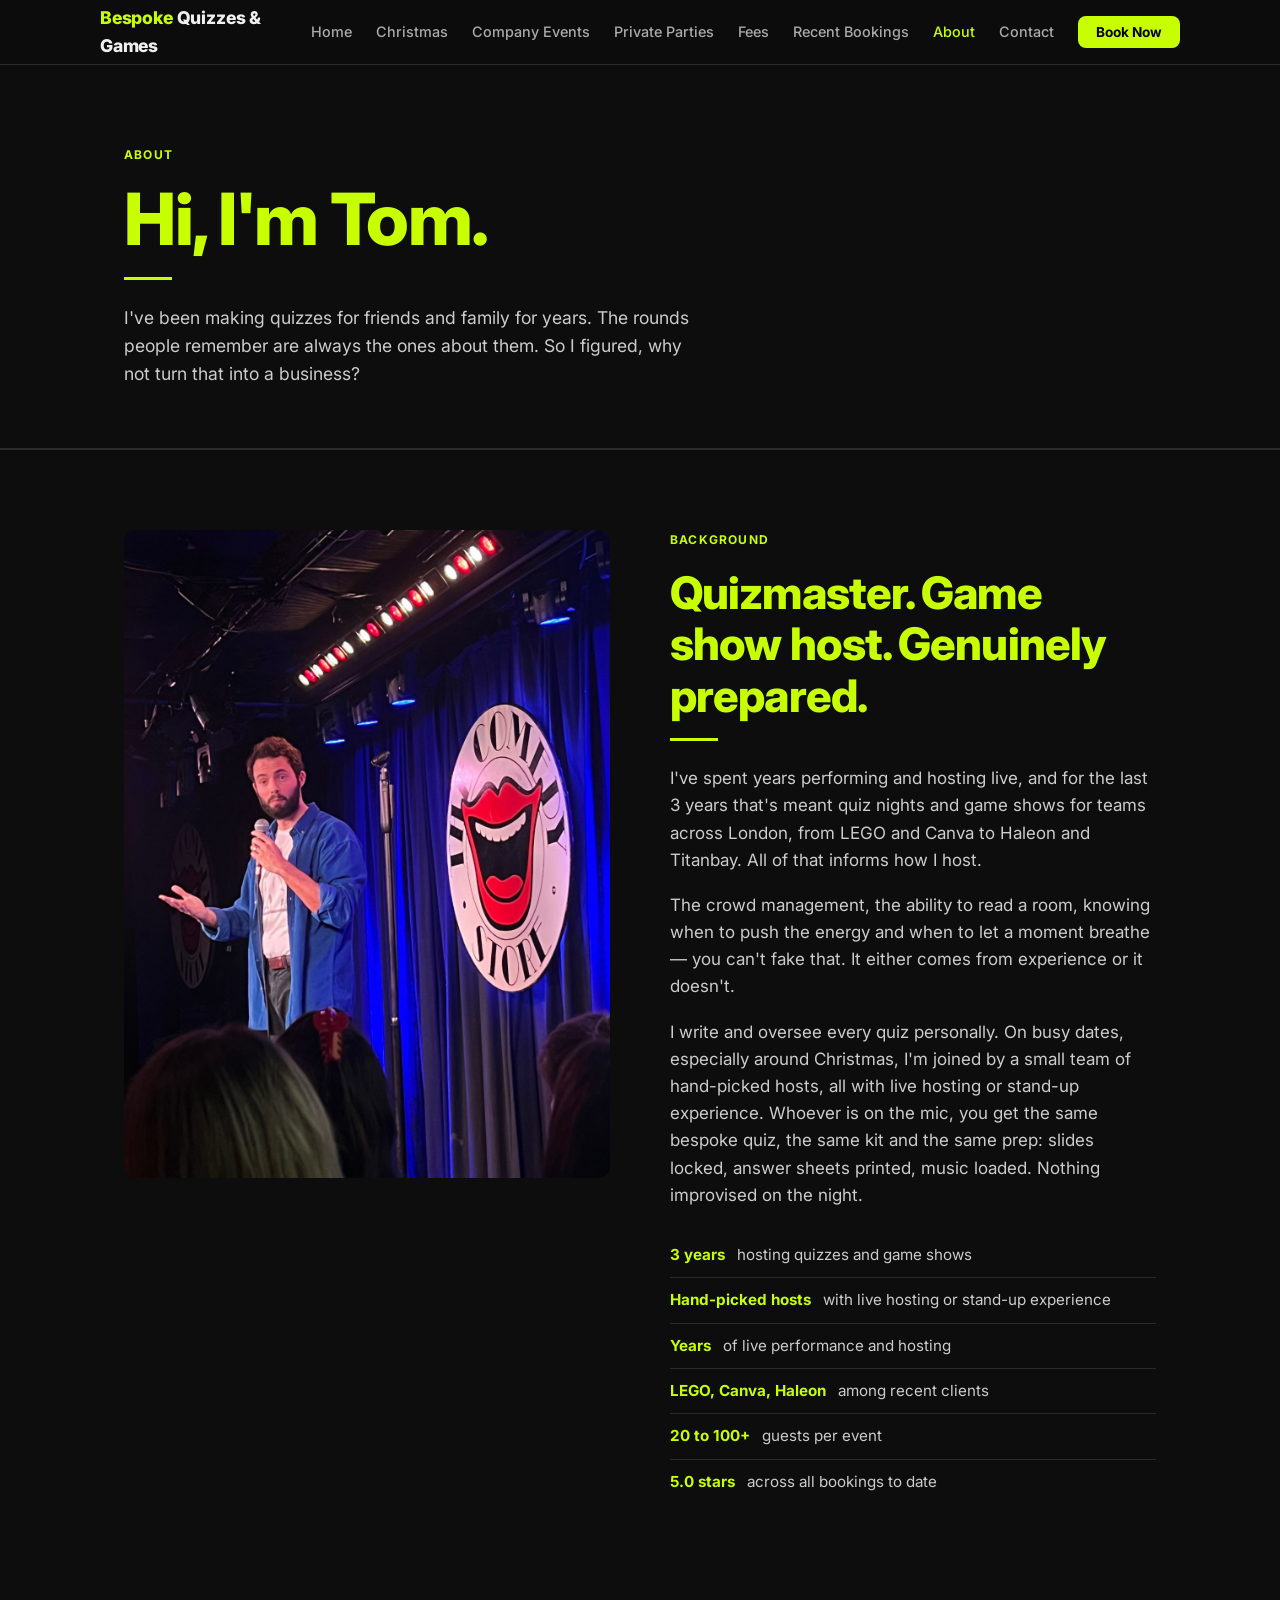
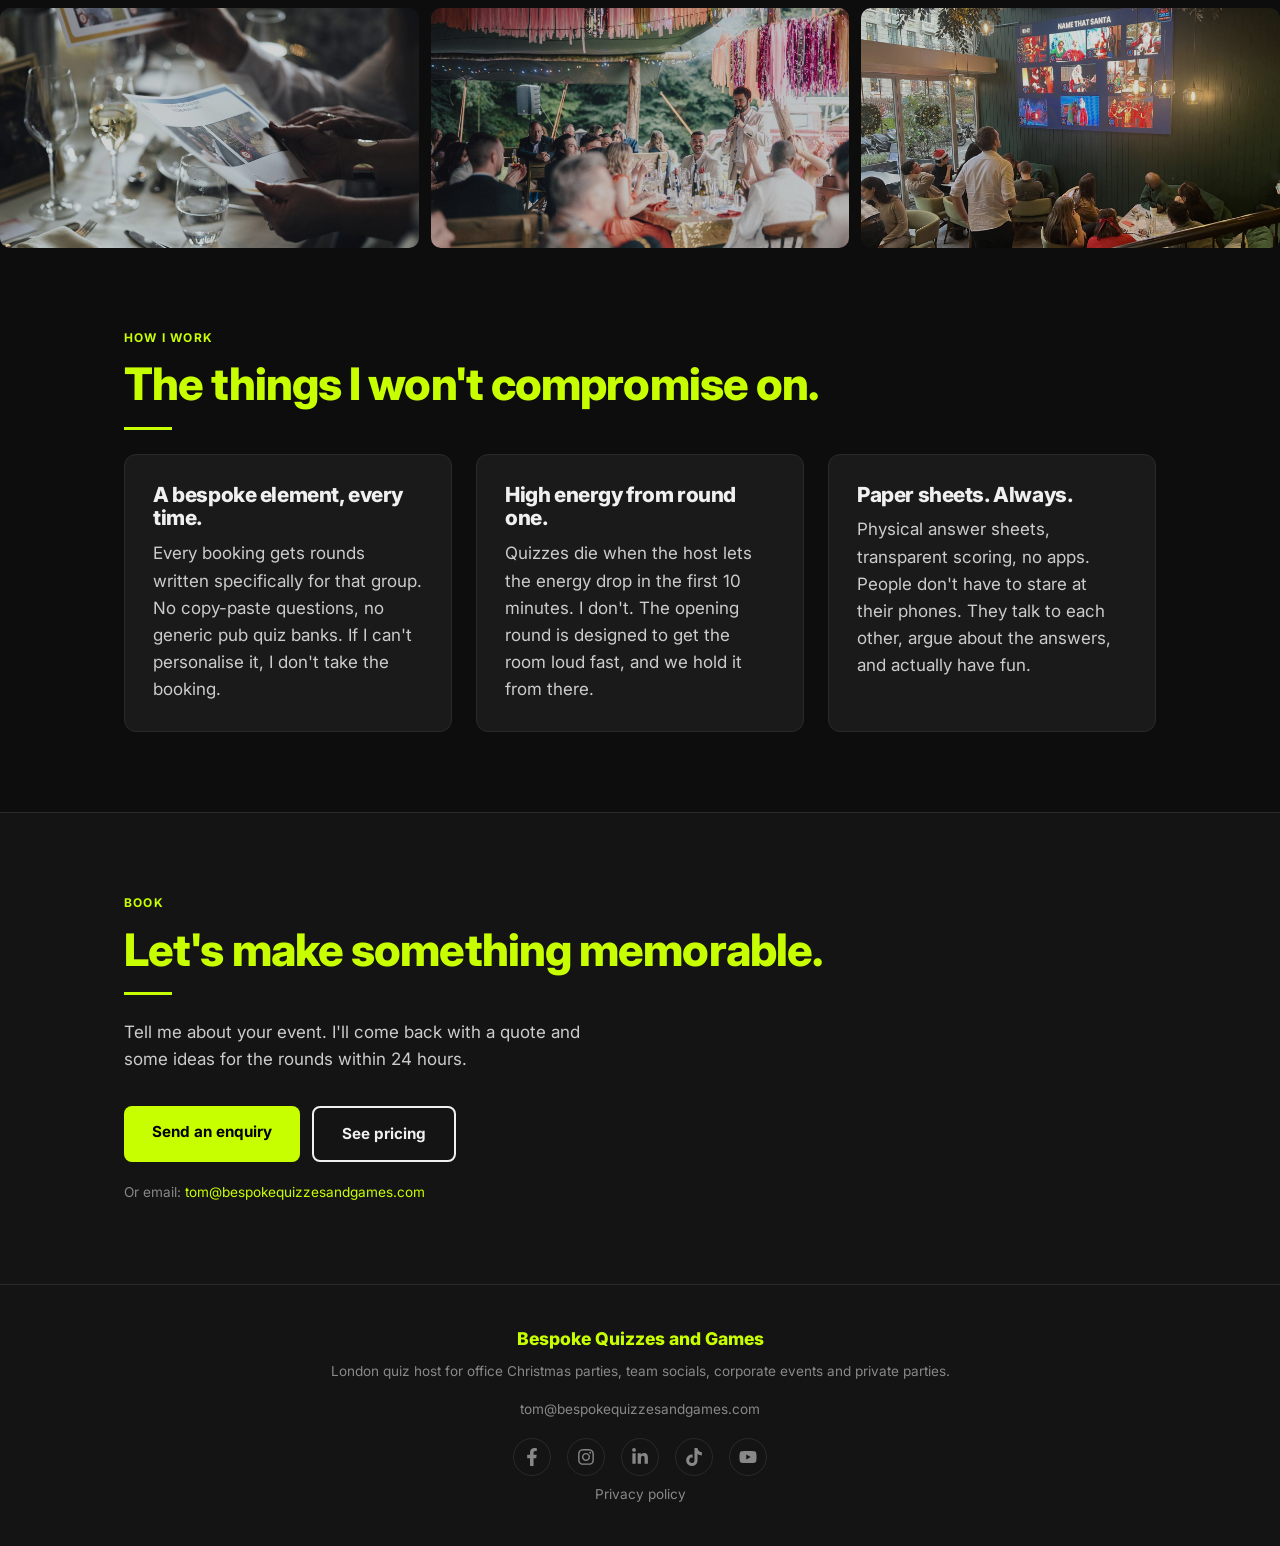
<file: pages/about.html>
<!DOCTYPE html>
<html lang="en">
<head>
  <meta charset="UTF-8" />
  <meta name="viewport" content="width=device-width, initial-scale=1.0" />
  <title>About Tom Bridge, London Quiz Host | Bespoke Quizzes and Games</title>
  <meta name="description" content="Meet Tom Bridge, the London quiz host behind Bespoke Quizzes and Games. Tailor-made quiz nights and game shows for teams at LEGO, Canva, Haleon and more." />
  <link rel="stylesheet" href="../style.css" />
  <link rel="preconnect" href="https://fonts.googleapis.com" />
  <link href="https://fonts.googleapis.com/css2?family=Inter:wght@400;500;600;700;800&display=swap" rel="stylesheet" />
  <link rel="canonical" href="https://bespokequizzesandgames.com/pages/about.html" />
  <meta property="og:type" content="website" />
  <meta property="og:site_name" content="Bespoke Quizzes and Games" />
  <meta property="og:title" content="About Tom Bridge, London Quiz Host | Bespoke Quizzes and Games" />
  <meta property="og:description" content="Meet Tom Bridge, the London quiz host behind Bespoke Quizzes and Games. Tailor-made quiz nights and game shows for teams at LEGO, Canva, Haleon and more." />
  <meta property="og:url" content="https://bespokequizzesandgames.com/pages/about.html" />
  <meta property="og:image" content="https://bespokequizzesandgames.com/photos/og-image.png" />
  <meta property="og:image:width" content="1200" />
  <meta property="og:image:height" content="630" />
  <meta property="og:image:alt" content="Bespoke Quizzes &amp; Games, London quiz host" />
  <meta name="twitter:card" content="summary_large_image" />
  <meta name="twitter:title" content="About Tom Bridge, London Quiz Host | Bespoke Quizzes and Games" />
  <meta name="twitter:description" content="Meet Tom Bridge, the London quiz host behind Bespoke Quizzes and Games. Tailor-made quiz nights and game shows for teams at LEGO, Canva, Haleon and more." />
  <meta name="twitter:image" content="https://bespokequizzesandgames.com/photos/og-image.png" />
  <meta name="geo.region" content="GB-LON" />
  <meta name="geo.placename" content="London" />
  <meta name="ICBM" content="51.5074, -0.1278" />
  <script type="application/ld+json">
  {
    "@context": "https://schema.org",
    "@type": "EntertainmentBusiness",
    "sameAs": [
      "https://www.facebook.com/profile.php?id=61593762594324",
      "https://www.instagram.com/bespoke_games",
      "https://www.linkedin.com/company/bespoke-quizzes-and-games/",
      "https://www.tiktok.com/@bespokegames",
      "https://www.youtube.com/@BespokeGamesUK"
    ],
    "name": "Bespoke Quizzes and Games",
    "url": "https://bespokequizzesandgames.com/pages/about.html",
    "email": "tom@bespokequizzesandgames.com",
    "founder": { "@type": "Person", "name": "Tom Bridge" },
    "areaServed": { "@type": "City", "name": "London" }
  }
  </script>
  <style>
    .about-grid {
      display: grid;
      grid-template-columns: 1fr 1fr;
      gap: 60px;
      align-items: start;
    }
    .about-photo {
      width: 100%;
      border-radius: 12px;
      object-fit: cover;
      aspect-ratio: 3/4;
    }
    .about-text h2 { margin-bottom: 16px; }
    .about-text p { margin-bottom: 18px; }
    .cred-list {
      list-style: none;
      margin: 24px 0;
    }
    .cred-list li {
      padding: 10px 0;
      border-bottom: 1px solid var(--border);
      font-size: 0.95rem;
      color: #ccc;
    }
    .cred-list li:last-child { border-bottom: none; }
    .cred-list li strong { color: var(--neon); margin-right: 8px; }
    @media (max-width: 720px) {
      .about-grid { grid-template-columns: 1fr; gap: 32px; }
    }
  </style>
</head>
<body>

<!-- NAV -->
<nav>
  <div class="nav-inner">
    <a href="../index.html" class="nav-logo">Bespoke<span> Quizzes & Games</span></a>
    <ul class="nav-links" id="navLinks">
      <li><a href="../index.html">Home</a></li>
      <li><a href="christmas-party-quiz.html">Christmas</a></li>
      <li><a href="company-events.html">Company Events</a></li>
      <li><a href="parties.html">Private Parties</a></li>
      <li><a href="fees.html">Fees</a></li>
      <li><a href="recent-bookings.html">Recent Bookings</a></li>
      <li><a href="about.html" class="active">About</a></li>
      <li><a href="contact.html">Contact</a></li>
      <li><a href="contact.html" class="nav-cta">Book Now</a></li>
    </ul>
    <button class="nav-toggle" id="navToggle" aria-label="Menu">
      <span></span><span></span><span></span>
    </button>
  </div>
</nav>

<!-- PAGE HERO -->
<section class="page-hero" style="border-top:none;">
  <div class="container">
    <p class="eyebrow">About</p>
    <h1>Hi, I'm Tom.</h1>
    <div class="divider"></div>
    <p style="max-width:580px; font-size:1.1rem;">I've been making quizzes for friends and family for years. The rounds people remember are always the ones about them. So I figured, why not turn that into a business?</p>
  </div>
</section>

<!-- ABOUT SECTION -->
<section>
  <div class="container">
    <div class="about-grid">
      <div>
        <img src="../photos/comedy-store.jpeg" alt="Tom Bridge, London quiz host, on stage" class="about-photo" />
      </div>
      <div class="about-text">
        <p class="section-label">Background</p>
        <h2>Quizmaster. Game show host. Genuinely prepared.</h2>
        <div class="divider"></div>
        <p>I've spent years performing and hosting live, and for the last 3 years that's meant quiz nights and game shows for teams across London, from LEGO and Canva to Haleon and Titanbay. All of that informs how I host.</p>
        <p>The crowd management, the ability to read a room, knowing when to push the energy and when to let a moment breathe — you can't fake that. It either comes from experience or it doesn't.</p>
        <p>I write and oversee every quiz personally. On busy dates, especially around Christmas, I'm joined by a small team of hand-picked hosts, all with live hosting or stand-up experience. Whoever is on the mic, you get the same bespoke quiz, the same kit and the same prep: slides locked, answer sheets printed, music loaded. Nothing improvised on the night.</p>

        <ul class="cred-list">
          <li><strong>3 years</strong> hosting quizzes and game shows</li>
          <li><strong>Hand-picked hosts</strong> with live hosting or stand-up experience</li>
          <li><strong>Years</strong> of live performance and hosting</li>
          <li><strong>LEGO, Canva, Haleon</strong> among recent clients</li>
          <li><strong>20 to 100+</strong> guests per event</li>
          <li><strong>5.0 stars</strong> across all bookings to date</li>
        </ul>
      </div>
    </div>
  </div>
</section>

<!-- PHOTO STRIP -->
<div class="photo-strip" style="margin: 0; border-radius: 0;">
  <img loading="lazy" decoding="async" src="../photos/img-0038.jpg" alt="Tom hosting a quiz" />
  <img loading="lazy" decoding="async" src="../photos/caztombury-176.jpg" alt="Quiz night in action" />
  <img loading="lazy" decoding="async" src="../photos/quiz-santa.jpeg" alt="Christmas quiz" />
</div>

<!-- PHILOSOPHY -->
<section>
  <div class="container">
    <p class="section-label">How I work</p>
    <h2>The things I won't compromise on.</h2>
    <div class="divider"></div>
    <div class="card-grid card-grid-3" style="margin-top:12px;">
      <div class="card">
        <h3>A bespoke element, every time.</h3>
        <p>Every booking gets rounds written specifically for that group. No copy-paste questions, no generic pub quiz banks. If I can't personalise it, I don't take the booking.</p>
      </div>
      <div class="card">
        <h3>High energy from round one.</h3>
        <p>Quizzes die when the host lets the energy drop in the first 10 minutes. I don't. The opening round is designed to get the room loud fast, and we hold it from there.</p>
      </div>
      <div class="card">
        <h3>Paper sheets. Always.</h3>
        <p>Physical answer sheets, transparent scoring, no apps. People don't have to stare at their phones. They talk to each other, argue about the answers, and actually have fun.</p>
      </div>
    </div>
  </div>
</section>

<!-- CTA -->
<section style="background: var(--bg-mid);">
  <div class="container">
    <p class="section-label">Book</p>
    <h2>Let's make something memorable.</h2>
    <div class="divider"></div>
    <p style="max-width:500px; margin-bottom:32px;">Tell me about your event. I'll come back with a quote and some ideas for the rounds within 24 hours.</p>
    <div class="btn-group">
      <a href="contact.html" class="btn btn-primary">Send an enquiry</a>
      <a href="fees.html" class="btn btn-outline">See pricing</a>
    </div>
    <p style="margin-top:20px; font-size:0.85rem; color:var(--muted);">Or email: <a href="mailto:tom@bespokequizzesandgames.com">tom@bespokequizzesandgames.com</a></p>
  </div>
</section>

<!-- FOOTER -->
<footer>
  <div class="footer-inner">
    <div class="footer-logo">Bespoke Quizzes and Games</div>
    <p>London quiz host for office Christmas parties, team socials, corporate events and private parties.</p>
    <p style="margin-top:8px;"><a href="mailto:tom@bespokequizzesandgames.com">tom@bespokequizzesandgames.com</a></p>
    <div class="footer-social">
      <a href="https://www.facebook.com/profile.php?id=61593762594324" target="_blank" rel="noopener noreferrer" aria-label="Bespoke Quizzes and Games on Facebook">
        <svg viewBox="0 0 320 512" aria-hidden="true"><path d="M279.14 288l14.22-92.66h-88.91v-60.13c0-25.35 12.42-50.06 52.24-50.06h40.42V6.26S260.43 0 225.36 0c-73.22 0-121.08 44.38-121.08 124.72v70.62H22.89V288h81.39v224h100.17V288z"/></svg>
      </a>
      <a href="https://www.instagram.com/bespoke_games" target="_blank" rel="noopener noreferrer" aria-label="Bespoke Quizzes and Games on Instagram">
        <svg viewBox="0 0 448 512" aria-hidden="true"><path d="M224.1 141c-63.6 0-114.9 51.3-114.9 114.9s51.3 114.9 114.9 114.9S339 319.5 339 255.9 287.7 141 224.1 141zm0 189.6c-41.1 0-74.7-33.5-74.7-74.7s33.5-74.7 74.7-74.7 74.7 33.5 74.7 74.7-33.6 74.7-74.7 74.7zm146.4-194.3c0 14.9-12 26.8-26.8 26.8-14.9 0-26.8-12-26.8-26.8s12-26.8 26.8-26.8 26.8 12 26.8 26.8zm76.1 27.2c-1.7-35.9-9.9-67.7-36.2-93.9-26.2-26.2-58-34.4-93.9-36.2-37-2.1-147.9-2.1-184.9 0-35.8 1.7-67.6 9.9-93.9 36.1s-34.4 58-36.2 93.9c-2.1 37-2.1 147.9 0 184.9 1.7 35.9 9.9 67.7 36.2 93.9s58 34.4 93.9 36.2c37 2.1 147.9 2.1 184.9 0 35.9-1.7 67.7-9.9 93.9-36.2 26.2-26.2 34.4-58 36.2-93.9 2.1-37 2.1-147.8 0-184.8zM398.8 388c-7.8 19.6-22.9 34.7-42.6 42.6-29.5 11.7-99.5 9-132.1 9s-102.7 2.6-132.1-9c-19.6-7.8-34.7-22.9-42.6-42.6-11.7-29.5-9-99.5-9-132.1s-2.6-102.7 9-132.1c7.8-19.6 22.9-34.7 42.6-42.6 29.5-11.7 99.5-9 132.1-9s102.7-2.6 132.1 9c19.6 7.8 34.7 22.9 42.6 42.6 11.7 29.5 9 99.5 9 132.1s2.7 102.7-9 132.1z"/></svg>
      </a>
      <a href="https://www.linkedin.com/company/bespoke-quizzes-and-games/" target="_blank" rel="noopener noreferrer" aria-label="Bespoke Quizzes and Games on LinkedIn">
        <svg viewBox="0 0 448 512" aria-hidden="true"><path d="M100.28 448H7.4V148.9h92.88zm-46.44-340a53.6 53.6 0 1 1 0-107.2 53.6 53.6 0 0 1 0 107.2zM447.9 448h-92.68V302.4c0-34.7-.7-79.3-48.29-79.3-48.29 0-55.69 37.7-55.69 76.7V448h-92.78V148.9h89.08v40.8h1.3c12.4-23.5 42.69-48.3 87.89-48.3 94 0 111.28 61.9 111.28 142.3V448z"/></svg>
      </a>
      <a href="https://www.tiktok.com/@bespokegames" target="_blank" rel="noopener noreferrer" aria-label="Bespoke Quizzes and Games on TikTok">
        <svg viewBox="0 0 448 512" aria-hidden="true"><path d="M448 209.9a210.1 210.1 0 0 1-122.8-39.3v178.8A162.6 162.6 0 1 1 185 188.3v89.9a74.6 74.6 0 1 0 52.2 71.2V0h88a121.2 121.2 0 0 0 1.9 22.2 122.2 122.2 0 0 0 53.9 80.2 121.4 121.4 0 0 0 67 20.1z"/></svg>
      </a>
      <a href="https://www.youtube.com/@BespokeGamesUK" target="_blank" rel="noopener noreferrer" aria-label="Bespoke Quizzes and Games on YouTube">
        <svg viewBox="0 0 576 512" aria-hidden="true"><path d="M549.7 124.1c-6.3-23.7-24.8-42.3-48.3-48.6C458.8 64 288 64 288 64S117.2 64 74.6 75.5c-23.5 6.3-42 24.9-48.3 48.6C14.9 167 14.9 256.4 14.9 256.4s0 89.4 11.4 132.3c6.3 23.6 24.8 41.5 48.3 47.8C117.2 448 288 448 288 448s170.8 0 213.4-11.5c23.5-6.3 42-24.2 48.3-47.8 11.4-42.9 11.4-132.3 11.4-132.3s0-89.4-11.4-132.3zM232.2 337.6V175.2l142.7 81.2-142.7 81.2z"/></svg>
      </a>
    </div>
    <p style="margin-top:8px;"><a href="privacy.html">Privacy policy</a></p>
  </div>
</footer>

<script>
  const toggle = document.getElementById('navToggle');
  const links = document.getElementById('navLinks');
  toggle.addEventListener('click', () => links.classList.toggle('open'));
</script>
</body>
</html>
</file>
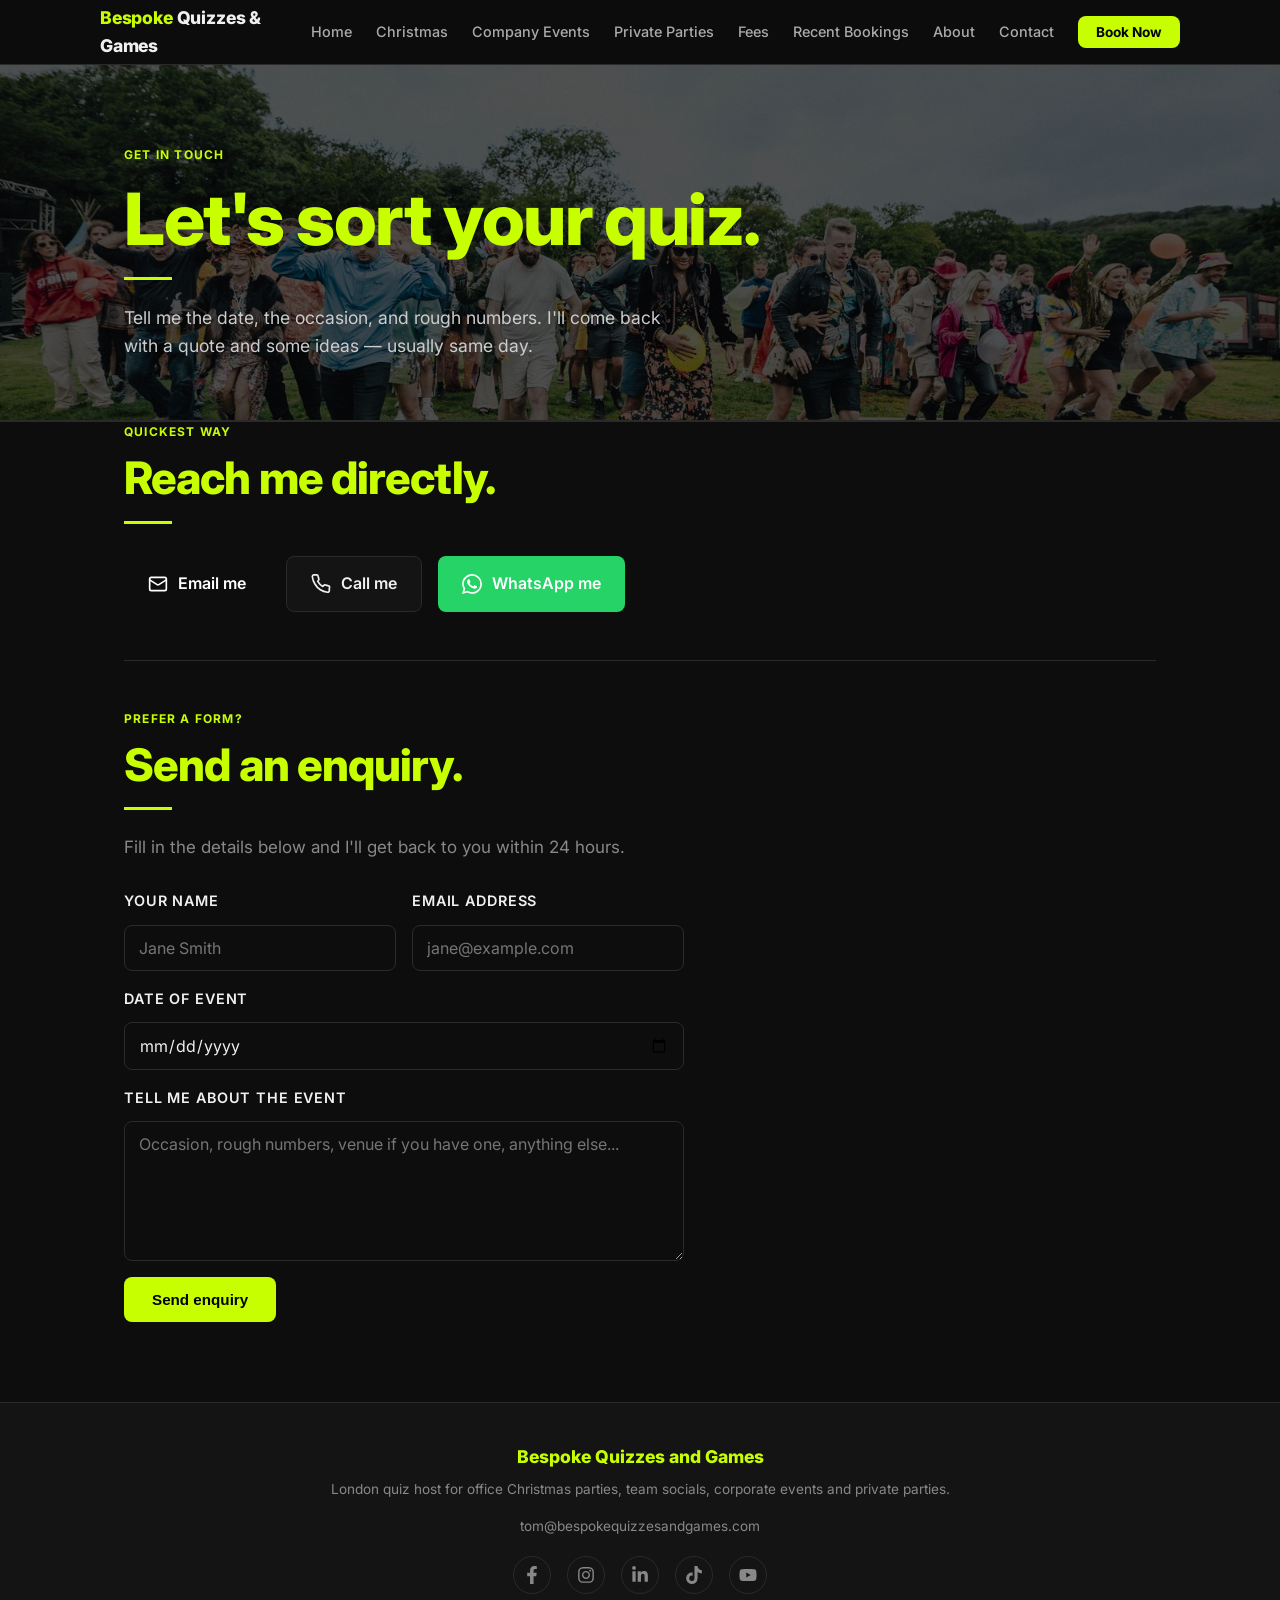
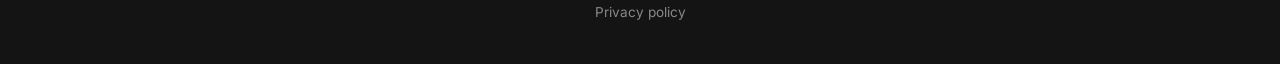
<file: pages/contact.html>
<!DOCTYPE html>
<html lang="en">
<head>
  <meta charset="UTF-8" />
  <meta name="viewport" content="width=device-width, initial-scale=1.0" />
  <title>Book a Quiz Host in London | Bespoke Quizzes and Games</title>
  <meta name="description" content="Book a bespoke quiz night for your Christmas party, team social or private event in London. Send your date and numbers for a quote, usually within 24 hours." />
  <link rel="stylesheet" href="../style.css" />
  <link rel="preconnect" href="https://fonts.googleapis.com" />
  <link href="https://fonts.googleapis.com/css2?family=Inter:wght@400;500;600;700;800&display=swap" rel="stylesheet" />
  <link rel="canonical" href="https://bespokequizzesandgames.com/pages/contact.html" />
  <meta property="og:type" content="website" />
  <meta property="og:site_name" content="Bespoke Quizzes and Games" />
  <meta property="og:title" content="Book a Quiz Host in London | Bespoke Quizzes and Games" />
  <meta property="og:description" content="Book a bespoke quiz night for your Christmas party, team social or private event in London. Send your date and numbers for a quote, usually within 24 hours." />
  <meta property="og:url" content="https://bespokequizzesandgames.com/pages/contact.html" />
  <meta property="og:image" content="https://bespokequizzesandgames.com/photos/og-image.png" />
  <meta property="og:image:width" content="1200" />
  <meta property="og:image:height" content="630" />
  <meta property="og:image:alt" content="Bespoke Quizzes &amp; Games, London quiz host" />
  <meta name="twitter:card" content="summary_large_image" />
  <meta name="twitter:title" content="Book a Quiz Host in London | Bespoke Quizzes and Games" />
  <meta name="twitter:description" content="Book a bespoke quiz night for your Christmas party, team social or private event in London. Send your date and numbers for a quote, usually within 24 hours." />
  <meta name="twitter:image" content="https://bespokequizzesandgames.com/photos/og-image.png" />
  <meta name="geo.region" content="GB-LON" />
  <meta name="geo.placename" content="London" />
  <meta name="ICBM" content="51.5074, -0.1278" />
  <script type="application/ld+json">
  {
    "@context": "https://schema.org",
    "@type": "EntertainmentBusiness",
    "sameAs": [
      "https://www.facebook.com/profile.php?id=61593762594324",
      "https://www.instagram.com/bespoke_games",
      "https://www.linkedin.com/company/bespoke-quizzes-and-games/",
      "https://www.tiktok.com/@bespokegames",
      "https://www.youtube.com/@BespokeGamesUK"
    ],
    "name": "Bespoke Quizzes and Games",
    "url": "https://bespokequizzesandgames.com/pages/contact.html",
    "email": "tom@bespokequizzesandgames.com",
    "areaServed": { "@type": "City", "name": "London" }
  }
  </script>
  <style>
    .contact-options {
      display: flex;
      gap: 16px;
      flex-wrap: wrap;
      margin: 32px 0 48px;
    }
    .contact-btn {
      display: inline-flex;
      align-items: center;
      gap: 10px;
      padding: 14px 24px;
      border-radius: 8px;
      font-size: 1rem;
      font-weight: 600;
      text-decoration: none;
      transition: opacity 0.15s;
    }
    .contact-btn:hover { opacity: 0.85; }
    .contact-btn-email {
      background: var(--accent);
      color: #fff;
    }
    .contact-btn-call {
      background: var(--bg-mid);
      color: var(--text);
      border: 1.5px solid var(--border);
    }
    .contact-btn-whatsapp {
      background: #25D366;
      color: #fff;
    }
    .contact-btn svg {
      width: 20px;
      height: 20px;
      flex-shrink: 0;
    }
    .divider-section {
      border: none;
      border-top: 1.5px solid var(--border);
      margin: 48px 0;
    }
    .inquiry-form {
      max-width: 560px;
    }
    .form-row {
      display: grid;
      grid-template-columns: 1fr 1fr;
      gap: 16px;
    }
    @media (max-width: 560px) {
      .form-row { grid-template-columns: 1fr; }
      .contact-options { flex-direction: column; }
      .contact-btn { justify-content: center; }
    }
    .form-group {
      display: flex;
      flex-direction: column;
      gap: 6px;
      margin-bottom: 16px;
    }
    .form-group label {
      font-size: 0.9rem;
      font-weight: 600;
      color: var(--text);
    }
    .form-group input,
    .form-group textarea {
      padding: 12px 14px;
      border: 1.5px solid var(--border);
      border-radius: 8px;
      background: var(--bg);
      color: var(--text);
      font-family: inherit;
      font-size: 1rem;
      transition: border-color 0.15s;
    }
    .form-group input:focus,
    .form-group textarea:focus {
      outline: none;
      border-color: var(--accent);
    }
    .form-group textarea {
      resize: vertical;
      min-height: 140px;
    }
    .form-submit {
      margin-top: 8px;
    }
  </style>
</head>
<body>

<!-- NAV -->
<nav>
  <div class="nav-inner">
    <a href="../index.html" class="nav-logo">Bespoke<span> Quizzes & Games</span></a>
    <ul class="nav-links" id="navLinks">
      <li><a href="../index.html">Home</a></li>
      <li><a href="christmas-party-quiz.html">Christmas</a></li>
      <li><a href="company-events.html">Company Events</a></li>
      <li><a href="parties.html">Private Parties</a></li>
      <li><a href="fees.html">Fees</a></li>
      <li><a href="recent-bookings.html">Recent Bookings</a></li>
      <li><a href="about.html">About</a></li>
      <li><a href="contact.html">Contact</a></li>
      <li><a href="contact.html" class="nav-cta active">Book Now</a></li>
    </ul>
    <button class="nav-toggle" id="navToggle" aria-label="Menu">
      <span></span><span></span><span></span>
    </button>
  </div>
</nav>

<!-- PAGE HERO with dark background image -->
<section class="page-hero page-hero-bg" style="border-top:none; background-image: url('../photos/caztombury-308.jpg');">
  <div class="page-hero-overlay"></div>
  <div class="container" style="position:relative; z-index:2;">
    <p class="eyebrow">Get in touch</p>
    <h1>Let's sort your quiz.</h1>
    <div class="divider"></div>
    <p style="max-width:560px; font-size:1.1rem;">Tell me the date, the occasion, and rough numbers. I'll come back with a quote and some ideas — usually same day.</p>
  </div>
</section>

<!-- DIRECT CONTACT -->
<section style="padding-top: 0;">
  <div class="container">
    <p class="section-label">Quickest way</p>
    <h2>Reach me directly.</h2>
    <div class="divider"></div>
    <div class="contact-options">
      <a href="mailto:tom@bespokequizzesandgames.com" class="contact-btn contact-btn-email">
        <svg viewBox="0 0 24 24" fill="none" stroke="currentColor" stroke-width="2" stroke-linecap="round" stroke-linejoin="round">
          <rect x="2" y="4" width="20" height="16" rx="2"/><path d="m22 7-8.97 5.7a1.94 1.94 0 0 1-2.06 0L2 7"/>
        </svg>
        Email me
      </a>
      <a href="tel:+447584695566" class="contact-btn contact-btn-call">
        <svg viewBox="0 0 24 24" fill="none" stroke="currentColor" stroke-width="2" stroke-linecap="round" stroke-linejoin="round">
          <path d="M22 16.92v3a2 2 0 0 1-2.18 2 19.79 19.79 0 0 1-8.63-3.07A19.5 19.5 0 0 1 4.69 12a19.79 19.79 0 0 1-3.07-8.67A2 2 0 0 1 3.61 1h3a2 2 0 0 1 2 1.72 12.84 12.84 0 0 0 .7 2.81 2 2 0 0 1-.45 2.11L8.09 8.91a16 16 0 0 0 6 6l1.27-1.27a2 2 0 0 1 2.11-.45 12.84 12.84 0 0 0 2.81.7A2 2 0 0 1 22 16.92z"/>
        </svg>
        Call me
      </a>
      <a href="https://wa.me/447584695566" target="_blank" rel="noopener" class="contact-btn contact-btn-whatsapp">
        <svg viewBox="0 0 24 24" fill="currentColor">
          <path d="M17.472 14.382c-.297-.149-1.758-.867-2.03-.967-.273-.099-.471-.148-.67.15-.197.297-.767.966-.94 1.164-.173.199-.347.223-.644.075-.297-.15-1.255-.463-2.39-1.475-.883-.788-1.48-1.761-1.653-2.059-.173-.297-.018-.458.13-.606.134-.133.298-.347.446-.52.149-.174.198-.298.298-.497.099-.198.05-.371-.025-.52-.075-.149-.669-1.612-.916-2.207-.242-.579-.487-.5-.669-.51-.173-.008-.371-.01-.57-.01-.198 0-.52.074-.792.372-.272.297-1.04 1.016-1.04 2.479 0 1.462 1.065 2.875 1.213 3.074.149.198 2.096 3.2 5.077 4.487.709.306 1.262.489 1.694.625.712.227 1.36.195 1.871.118.571-.085 1.758-.719 2.006-1.413.248-.694.248-1.289.173-1.413-.074-.124-.272-.198-.57-.347m-5.421 7.403h-.004a9.87 9.87 0 0 1-5.031-1.378l-.361-.214-3.741.982.998-3.648-.235-.374a9.86 9.86 0 0 1-1.51-5.26c.001-5.45 4.436-9.884 9.888-9.884 2.64 0 5.122 1.03 6.988 2.898a9.825 9.825 0 0 1 2.893 6.994c-.003 5.45-4.437 9.884-9.885 9.884m8.413-18.297A11.815 11.815 0 0 0 12.05 0C5.495 0 .16 5.335.157 11.892c0 2.096.547 4.142 1.588 5.945L.057 24l6.305-1.654a11.882 11.882 0 0 0 5.683 1.448h.005c6.554 0 11.89-5.335 11.893-11.893a11.821 11.821 0 0 0-3.48-8.413z"/>
        </svg>
        WhatsApp me
      </a>
    </div>

    <hr class="divider-section" />

    <p class="section-label">Prefer a form?</p>
    <h2>Send an enquiry.</h2>
    <div class="divider"></div>
    <p style="max-width:520px; margin-bottom:28px; color: var(--muted);">Fill in the details below and I'll get back to you within 24 hours.</p>

    <form class="inquiry-form" action="https://formsubmit.co/tom@bespokequizzesandgames.com" method="POST">
        <input type="hidden" name="_subject" value="New quiz enquiry from bespokequizzesandgames.com" />
        <input type="hidden" name="_next" value="https://bespokequizzesandgames.com/pages/thanks.html" />
        <input type="hidden" name="_template" value="table" />
        <input type="hidden" name="_captcha" value="false" />
        <input type="text" name="_honey" style="display:none" tabindex="-1" autocomplete="off" />
      <div class="form-row">
        <div class="form-group">
          <label for="name">Your name</label>
          <input type="text" id="name" name="name" placeholder="Jane Smith" required />
        </div>
        <div class="form-group">
          <label for="email">Email address</label>
          <input type="email" id="email" name="email" placeholder="jane@example.com" required />
        </div>
      </div>

      <div class="form-group">
        <label for="date">Date of event</label>
        <input type="date" id="date" name="date" required />
      </div>

      <div class="form-group">
        <label for="message">Tell me about the event</label>
        <textarea id="message" name="message" placeholder="Occasion, rough numbers, venue if you have one, anything else..." required></textarea>
      </div>

      <div class="form-submit">
        <button type="submit" class="btn btn-primary">Send enquiry</button>
      </div>
    </form>
  </div>
</section>

<!-- FOOTER -->
<footer>
  <div class="footer-inner">
    <div class="footer-logo">Bespoke Quizzes and Games</div>
    <p>London quiz host for office Christmas parties, team socials, corporate events and private parties.</p>
    <p style="margin-top:8px;"><a href="mailto:tom@bespokequizzesandgames.com">tom@bespokequizzesandgames.com</a></p>
    <div class="footer-social">
      <a href="https://www.facebook.com/profile.php?id=61593762594324" target="_blank" rel="noopener noreferrer" aria-label="Bespoke Quizzes and Games on Facebook">
        <svg viewBox="0 0 320 512" aria-hidden="true"><path d="M279.14 288l14.22-92.66h-88.91v-60.13c0-25.35 12.42-50.06 52.24-50.06h40.42V6.26S260.43 0 225.36 0c-73.22 0-121.08 44.38-121.08 124.72v70.62H22.89V288h81.39v224h100.17V288z"/></svg>
      </a>
      <a href="https://www.instagram.com/bespoke_games" target="_blank" rel="noopener noreferrer" aria-label="Bespoke Quizzes and Games on Instagram">
        <svg viewBox="0 0 448 512" aria-hidden="true"><path d="M224.1 141c-63.6 0-114.9 51.3-114.9 114.9s51.3 114.9 114.9 114.9S339 319.5 339 255.9 287.7 141 224.1 141zm0 189.6c-41.1 0-74.7-33.5-74.7-74.7s33.5-74.7 74.7-74.7 74.7 33.5 74.7 74.7-33.6 74.7-74.7 74.7zm146.4-194.3c0 14.9-12 26.8-26.8 26.8-14.9 0-26.8-12-26.8-26.8s12-26.8 26.8-26.8 26.8 12 26.8 26.8zm76.1 27.2c-1.7-35.9-9.9-67.7-36.2-93.9-26.2-26.2-58-34.4-93.9-36.2-37-2.1-147.9-2.1-184.9 0-35.8 1.7-67.6 9.9-93.9 36.1s-34.4 58-36.2 93.9c-2.1 37-2.1 147.9 0 184.9 1.7 35.9 9.9 67.7 36.2 93.9s58 34.4 93.9 36.2c37 2.1 147.9 2.1 184.9 0 35.9-1.7 67.7-9.9 93.9-36.2 26.2-26.2 34.4-58 36.2-93.9 2.1-37 2.1-147.8 0-184.8zM398.8 388c-7.8 19.6-22.9 34.7-42.6 42.6-29.5 11.7-99.5 9-132.1 9s-102.7 2.6-132.1-9c-19.6-7.8-34.7-22.9-42.6-42.6-11.7-29.5-9-99.5-9-132.1s-2.6-102.7 9-132.1c7.8-19.6 22.9-34.7 42.6-42.6 29.5-11.7 99.5-9 132.1-9s102.7-2.6 132.1 9c19.6 7.8 34.7 22.9 42.6 42.6 11.7 29.5 9 99.5 9 132.1s2.7 102.7-9 132.1z"/></svg>
      </a>
      <a href="https://www.linkedin.com/company/bespoke-quizzes-and-games/" target="_blank" rel="noopener noreferrer" aria-label="Bespoke Quizzes and Games on LinkedIn">
        <svg viewBox="0 0 448 512" aria-hidden="true"><path d="M100.28 448H7.4V148.9h92.88zm-46.44-340a53.6 53.6 0 1 1 0-107.2 53.6 53.6 0 0 1 0 107.2zM447.9 448h-92.68V302.4c0-34.7-.7-79.3-48.29-79.3-48.29 0-55.69 37.7-55.69 76.7V448h-92.78V148.9h89.08v40.8h1.3c12.4-23.5 42.69-48.3 87.89-48.3 94 0 111.28 61.9 111.28 142.3V448z"/></svg>
      </a>
      <a href="https://www.tiktok.com/@bespokegames" target="_blank" rel="noopener noreferrer" aria-label="Bespoke Quizzes and Games on TikTok">
        <svg viewBox="0 0 448 512" aria-hidden="true"><path d="M448 209.9a210.1 210.1 0 0 1-122.8-39.3v178.8A162.6 162.6 0 1 1 185 188.3v89.9a74.6 74.6 0 1 0 52.2 71.2V0h88a121.2 121.2 0 0 0 1.9 22.2 122.2 122.2 0 0 0 53.9 80.2 121.4 121.4 0 0 0 67 20.1z"/></svg>
      </a>
      <a href="https://www.youtube.com/@BespokeGamesUK" target="_blank" rel="noopener noreferrer" aria-label="Bespoke Quizzes and Games on YouTube">
        <svg viewBox="0 0 576 512" aria-hidden="true"><path d="M549.7 124.1c-6.3-23.7-24.8-42.3-48.3-48.6C458.8 64 288 64 288 64S117.2 64 74.6 75.5c-23.5 6.3-42 24.9-48.3 48.6C14.9 167 14.9 256.4 14.9 256.4s0 89.4 11.4 132.3c6.3 23.6 24.8 41.5 48.3 47.8C117.2 448 288 448 288 448s170.8 0 213.4-11.5c23.5-6.3 42-24.2 48.3-47.8 11.4-42.9 11.4-132.3 11.4-132.3s0-89.4-11.4-132.3zM232.2 337.6V175.2l142.7 81.2-142.7 81.2z"/></svg>
      </a>
    </div>
    <p style="margin-top:8px;"><a href="privacy.html">Privacy policy</a></p>
  </div>
</footer>

<script>
  const toggle = document.getElementById('navToggle');
  const links = document.getElementById('navLinks');
  toggle.addEventListener('click', () => links.classList.toggle('open'));

  // Set a useful subject line on the FormSubmit email (form still posts to FormSubmit)
  document.querySelector('.inquiry-form').addEventListener('submit', function() {
    const name = document.getElementById('name').value;
    const date = document.getElementById('date').value;
    this.querySelector('input[name="_subject"]').value = `Quiz enquiry from ${name}${date ? ' — ' + date : ''}`;
  });
</script>
</body>
</html>
</file>
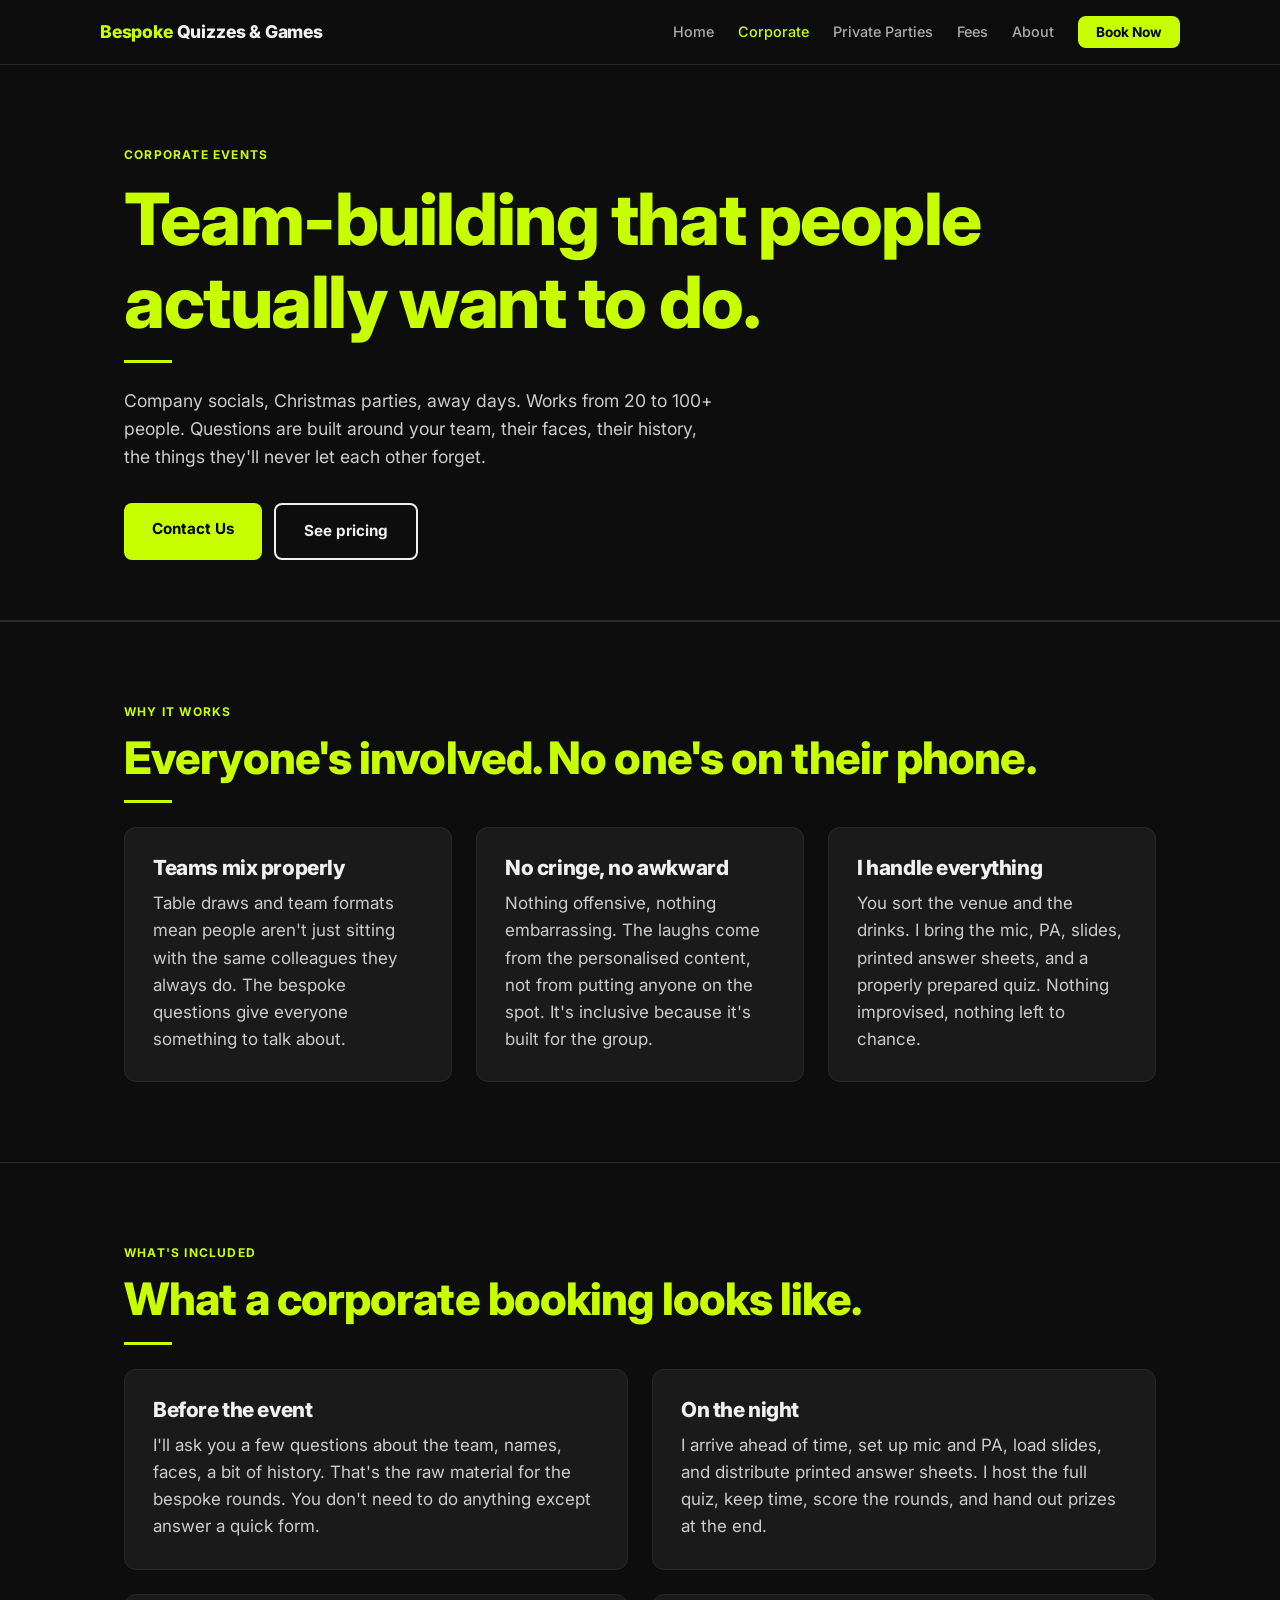
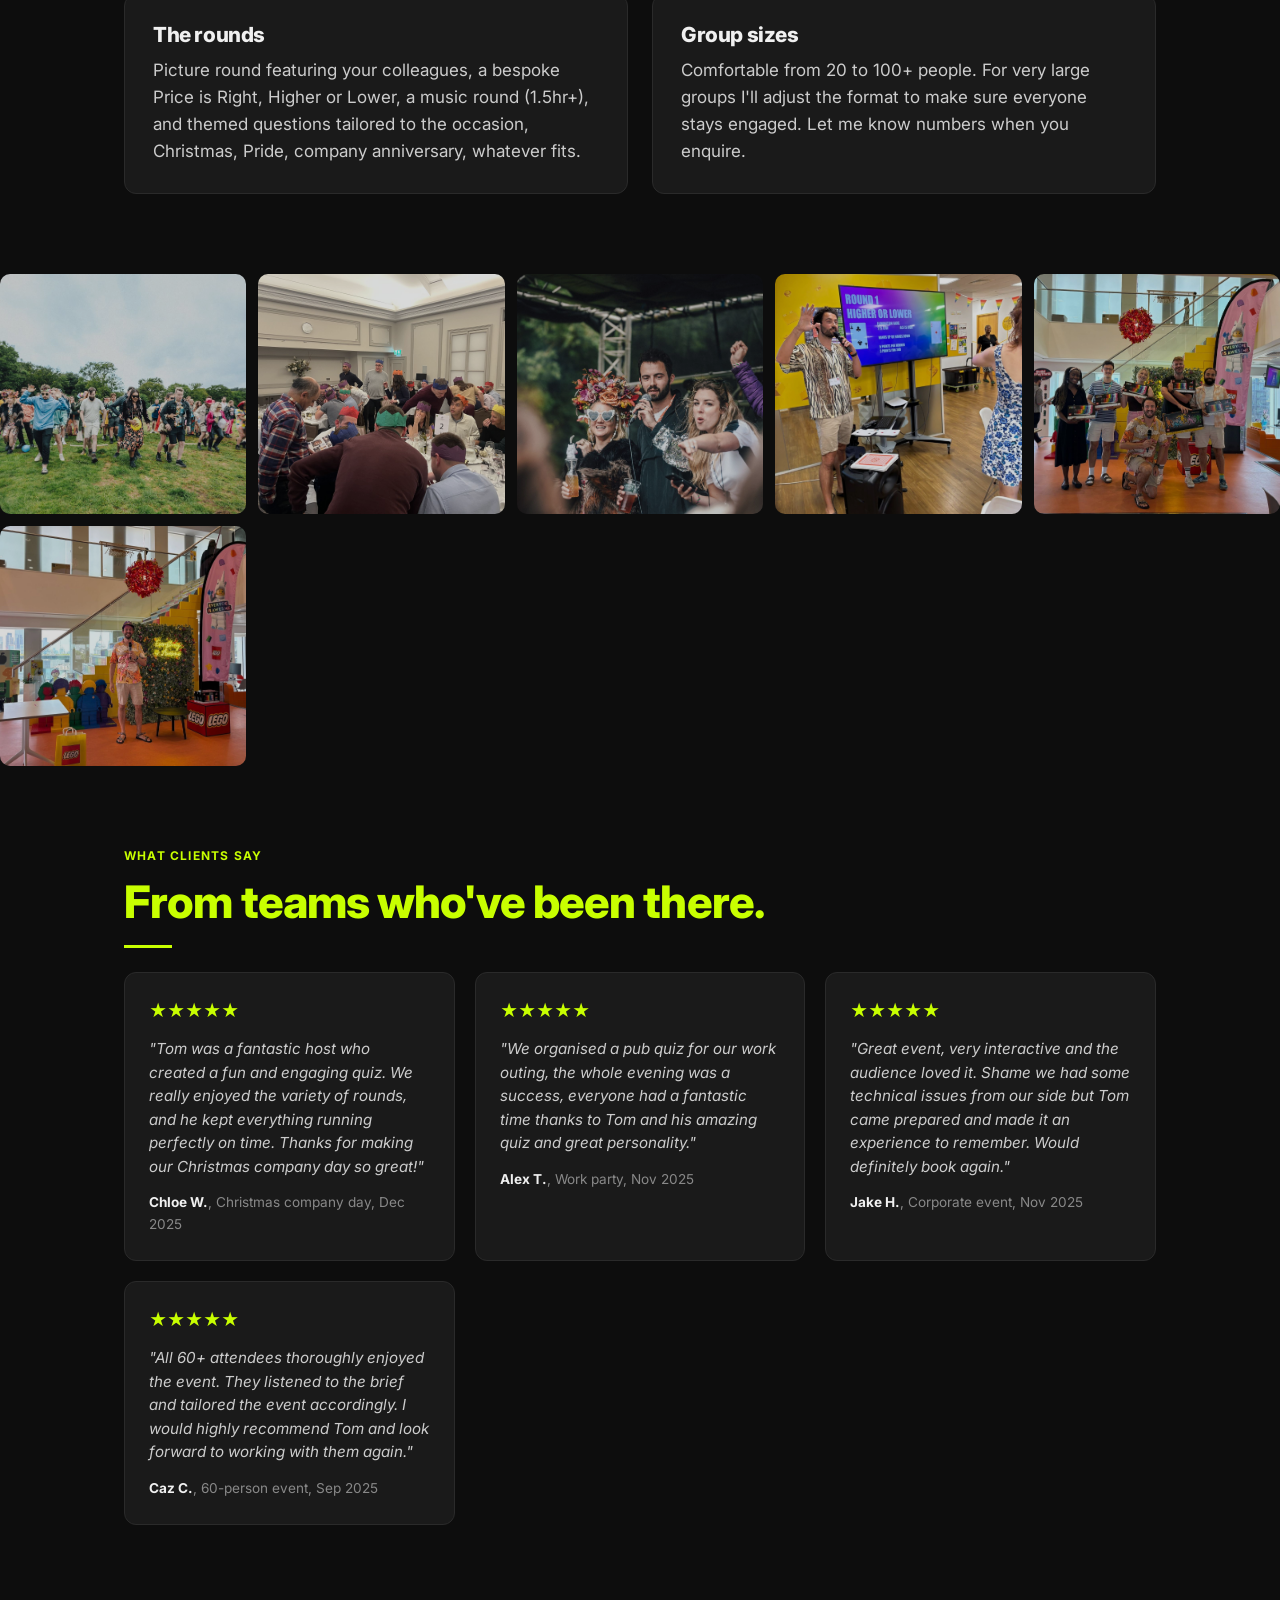
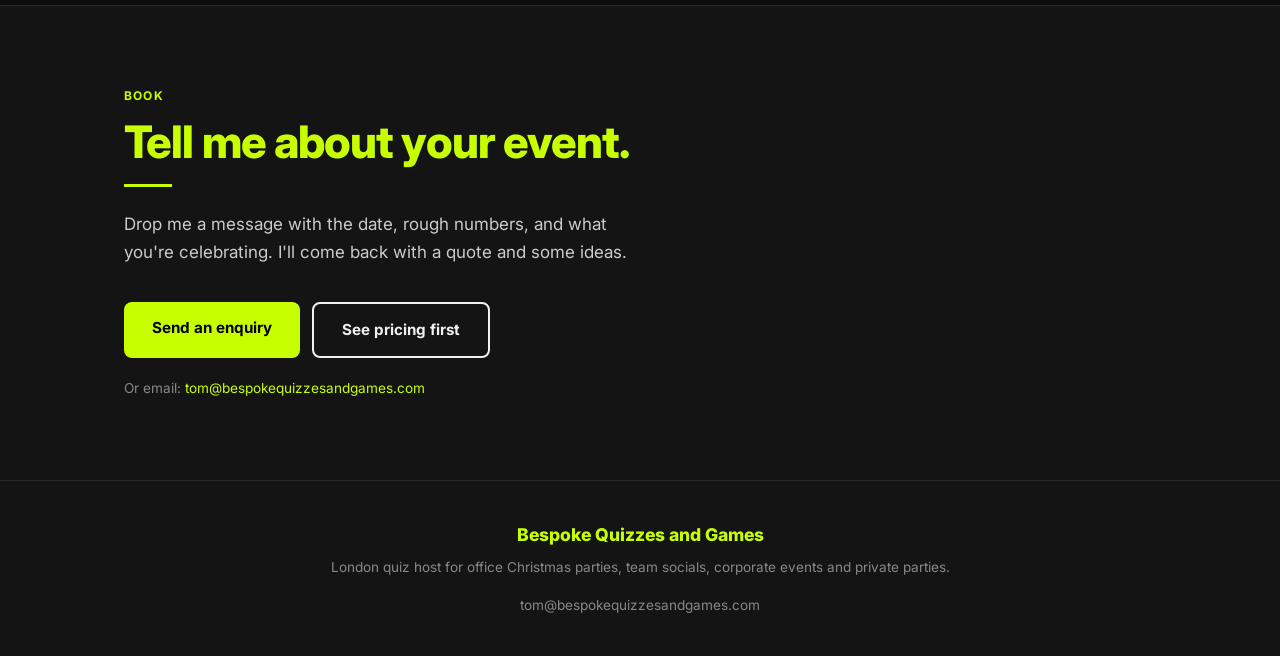
<file: pages/corporate.html>
<!DOCTYPE html>
<html lang="en">
<head>
  <meta charset="UTF-8" />
  <meta name="viewport" content="width=device-width, initial-scale=1.0" />
  <title>Corporate Events, Bespoke Quizzes and Games</title>
  <meta name="description" content="Bespoke quizzes and games for corporate events, company socials, and team-building in London." />
  <link rel="stylesheet" href="../style.css" />
  <link rel="preconnect" href="https://fonts.googleapis.com" />
  <link href="https://fonts.googleapis.com/css2?family=Inter:wght@400;500;600;700;800&display=swap" rel="stylesheet" />
</head>
<body>

<!-- NAV -->
<nav>
  <div class="nav-inner">
    <a href="index.html" class="nav-logo">Bespoke<span> Quizzes & Games</span></a>
    <ul class="nav-links" id="navLinks">
      <li><a href="index.html">Home</a></li>
      <li><a href="corporate.html" class="active">Corporate</a></li>
      <li><a href="parties.html">Private Parties</a></li>
      <li><a href="fees.html">Fees</a></li>
      <li><a href="about.html">About</a></li>
      <li><a href="index.html#book" class="nav-cta">Book Now</a></li>
    </ul>
    <button class="nav-toggle" id="navToggle" aria-label="Menu">
      <span></span><span></span><span></span>
    </button>
  </div>
</nav>

<!-- PAGE HERO -->
<section class="page-hero" style="border-top:none;">
  <div class="container">
    <p class="eyebrow">Corporate events</p>
    <h1>Team-building that people actually want to do.</h1>
    <div class="divider"></div>
    <p style="max-width:600px; font-size:1.1rem;">Company socials, Christmas parties, away days. Works from 20 to 100+ people. Questions are built around your team, their faces, their history, the things they'll never let each other forget.</p>
    <div class="btn-group" style="margin-top:32px;">
      <a href="index.html#book" class="btn btn-primary">Contact Us</a>
      <a href="fees.html" class="btn btn-outline">See pricing</a>
    </div>
  </div>
</section>

<!-- WHY IT WORKS FOR CORPORATES -->
<section>
  <div class="container">
    <p class="section-label">Why it works</p>
    <h2>Everyone's involved. No one's on their phone.</h2>
    <div class="divider"></div>
    <div class="card-grid card-grid-3" style="margin-top:12px;">
      <div class="card">
        <h3>Teams mix properly</h3>
        <p>Table draws and team formats mean people aren't just sitting with the same colleagues they always do. The bespoke questions give everyone something to talk about.</p>
      </div>
      <div class="card">
        <h3>No cringe, no awkward</h3>
        <p>Nothing offensive, nothing embarrassing. The laughs come from the personalised content, not from putting anyone on the spot. It's inclusive because it's built for the group.</p>
      </div>
      <div class="card">
        <h3>I handle everything</h3>
        <p>You sort the venue and the drinks. I bring the mic, PA, slides, printed answer sheets, and a properly prepared quiz. Nothing improvised, nothing left to chance.</p>
      </div>
    </div>
  </div>
</section>

<!-- WHAT'S INCLUDED -->
<section>
  <div class="container">
    <p class="section-label">What's included</p>
    <h2>What a corporate booking looks like.</h2>
    <div class="divider"></div>
    <div class="card-grid card-grid-2" style="margin-top:12px;">
      <div class="card">
        <h3>Before the event</h3>
        <p>I'll ask you a few questions about the team, names, faces, a bit of history. That's the raw material for the bespoke rounds. You don't need to do anything except answer a quick form.</p>
      </div>
      <div class="card">
        <h3>On the night</h3>
        <p>I arrive ahead of time, set up mic and PA, load slides, and distribute printed answer sheets. I host the full quiz, keep time, score the rounds, and hand out prizes at the end.</p>
      </div>
      <div class="card">
        <h3>The rounds</h3>
        <p>Picture round featuring your colleagues, a bespoke Price is Right, Higher or Lower, a music round (1.5hr+), and themed questions tailored to the occasion, Christmas, Pride, company anniversary, whatever fits.</p>
      </div>
      <div class="card">
        <h3>Group sizes</h3>
        <p>Comfortable from 20 to 100+ people. For very large groups I'll adjust the format to make sure everyone stays engaged. Let me know numbers when you enquire.</p>
      </div>
    </div>
  </div>
</section>

<!-- PHOTO STRIP -->
<div class="photo-strip" style="margin: 0; border-radius: 0;">
  <img src="../photos/caztombury-308.jpg" alt="Corporate quiz event" />
  <img src="../photos/quiz-xmas.jpeg" alt="Christmas party quiz" />
  <img src="../photos/caztombury-299.jpg" alt="Tom hosting" />
  <img src="../photos/legoimage1.jpg" alt="Bespoke quiz hosted at LEGO" />
  <img src="../photos/legoimage10.jpg" alt="Winning team at the LEGO quiz" />
  <img src="../photos/legoimage3.jpg" alt="Tom hosting at the LEGO office" />
</div>

<!-- REVIEWS -->
<section>
  <div class="container">
    <p class="section-label">What clients say</p>
    <h2>From teams who've been there.</h2>
    <div class="divider"></div>
    <div class="reviews-grid" style="margin-top:12px;">
      <div class="review-card">
        <div class="stars">★★★★★</div>
        <blockquote>"Tom was a fantastic host who created a fun and engaging quiz. We really enjoyed the variety of rounds, and he kept everything running perfectly on time. Thanks for making our Christmas company day so great!"</blockquote>
        <p class="reviewer"><strong>Chloe W.</strong>, Christmas company day, Dec 2025</p>
      </div>
      <div class="review-card">
        <div class="stars">★★★★★</div>
        <blockquote>"We organised a pub quiz for our work outing, the whole evening was a success, everyone had a fantastic time thanks to Tom and his amazing quiz and great personality."</blockquote>
        <p class="reviewer"><strong>Alex T.</strong>, Work party, Nov 2025</p>
      </div>
      <div class="review-card">
        <div class="stars">★★★★★</div>
        <blockquote>"Great event, very interactive and the audience loved it. Shame we had some technical issues from our side but Tom came prepared and made it an experience to remember. Would definitely book again."</blockquote>
        <p class="reviewer"><strong>Jake H.</strong>, Corporate event, Nov 2025</p>
      </div>
      <div class="review-card">
        <div class="stars">★★★★★</div>
        <blockquote>"All 60+ attendees thoroughly enjoyed the event. They listened to the brief and tailored the event accordingly. I would highly recommend Tom and look forward to working with them again."</blockquote>
        <p class="reviewer"><strong>Caz C.</strong>, 60-person event, Sep 2025</p>
      </div>
    </div>
  </div>
</section>

<!-- CTA -->
<section id="book" style="background: var(--bg-mid);">
  <div class="container">
    <p class="section-label">Book</p>
    <h2>Tell me about your event.</h2>
    <div class="divider"></div>
    <p style="max-width:520px; margin-bottom:36px;">Drop me a message with the date, rough numbers, and what you're celebrating. I'll come back with a quote and some ideas.</p>
    <div class="btn-group">
      <a href="index.html#book" class="btn btn-primary">Send an enquiry</a>
      <a href="fees.html" class="btn btn-outline">See pricing first</a>
    </div>
    <p style="margin-top:20px; font-size:0.85rem; color:var(--muted);">Or email: <a href="mailto:tom@bespokequizzesandgames.com">tom@bespokequizzesandgames.com</a></p>
  </div>
</section>

<!-- FOOTER -->
<footer>
  <div class="footer-inner">
    <div class="footer-logo">Bespoke Quizzes and Games</div>
    <p>London quiz host for office Christmas parties, team socials, corporate events and private parties.</p>
    <p style="margin-top:8px;"><a href="mailto:tom@bespokequizzesandgames.com">tom@bespokequizzesandgames.com</a></p>
  </div>
</footer>

<script>
  const toggle = document.getElementById('navToggle');
  const links = document.getElementById('navLinks');
  toggle.addEventListener('click', () => links.classList.toggle('open'));
</script>
</body>
</html>
</file>
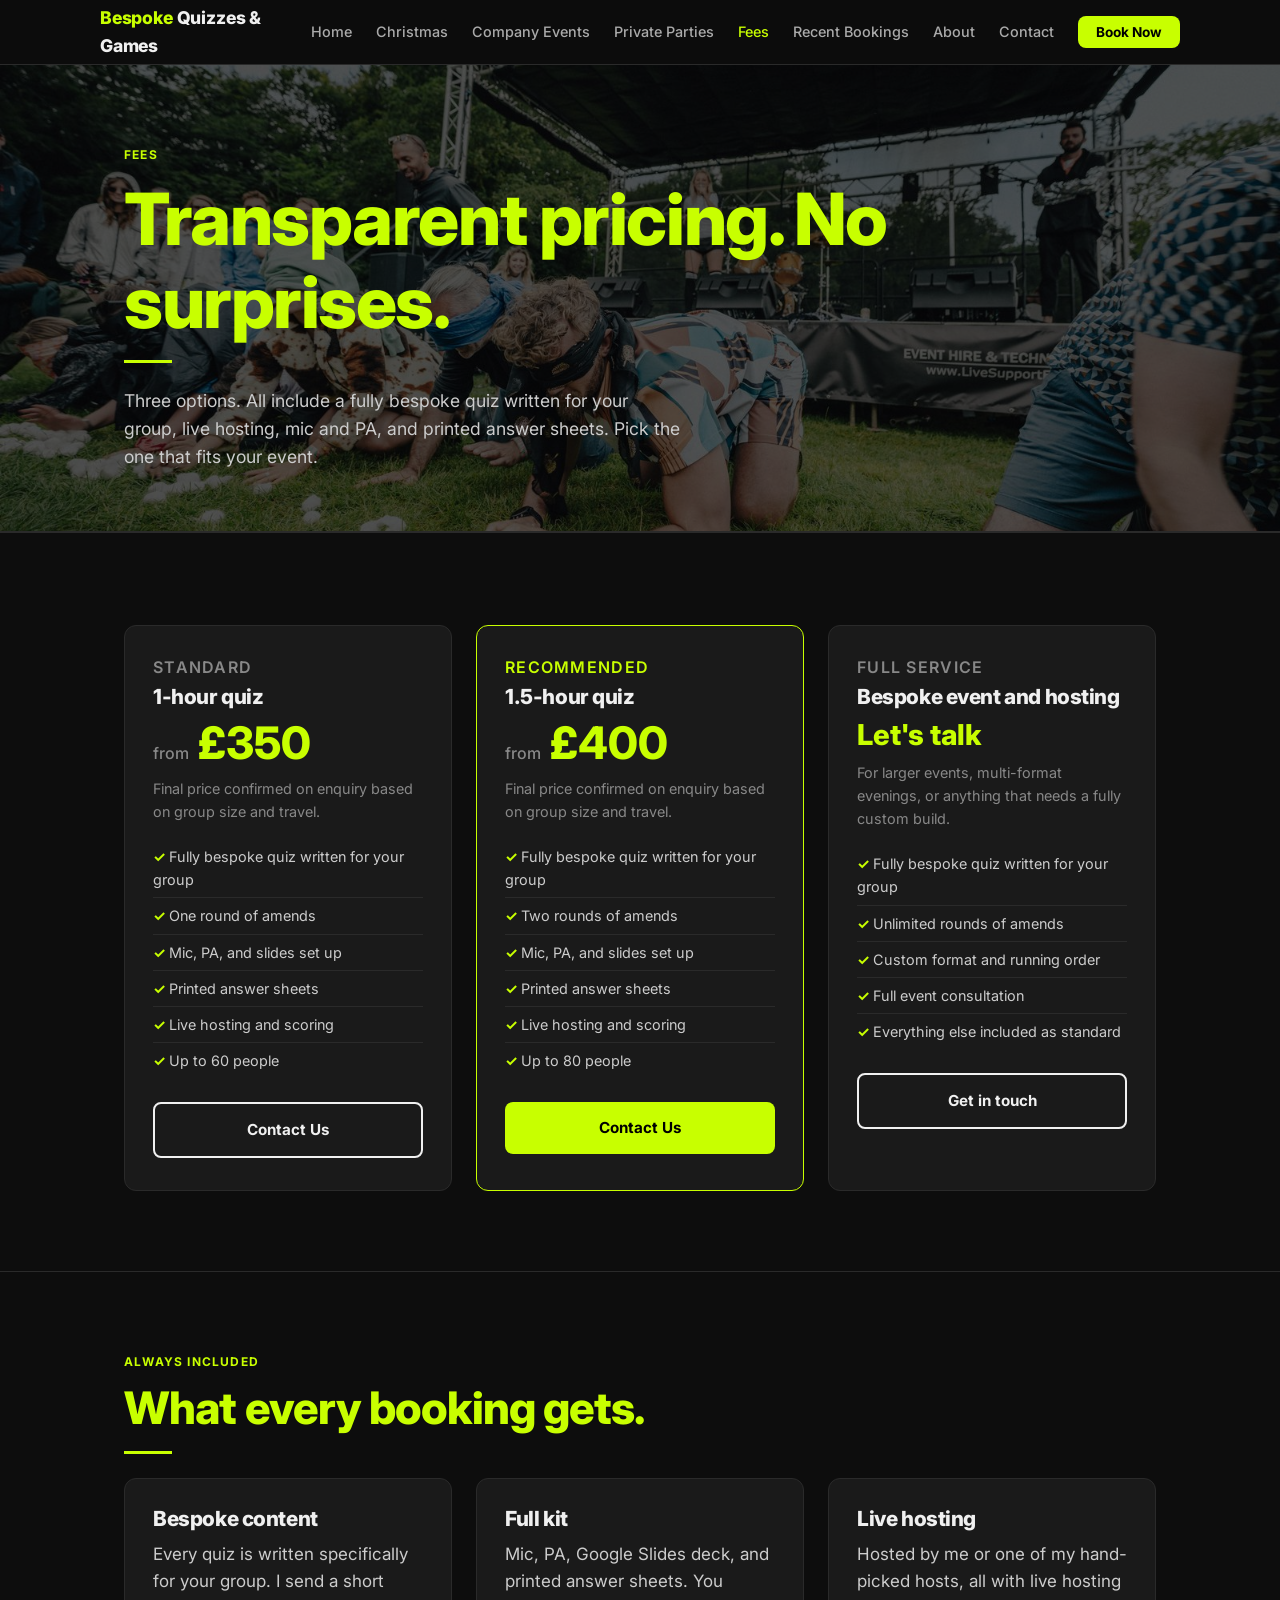
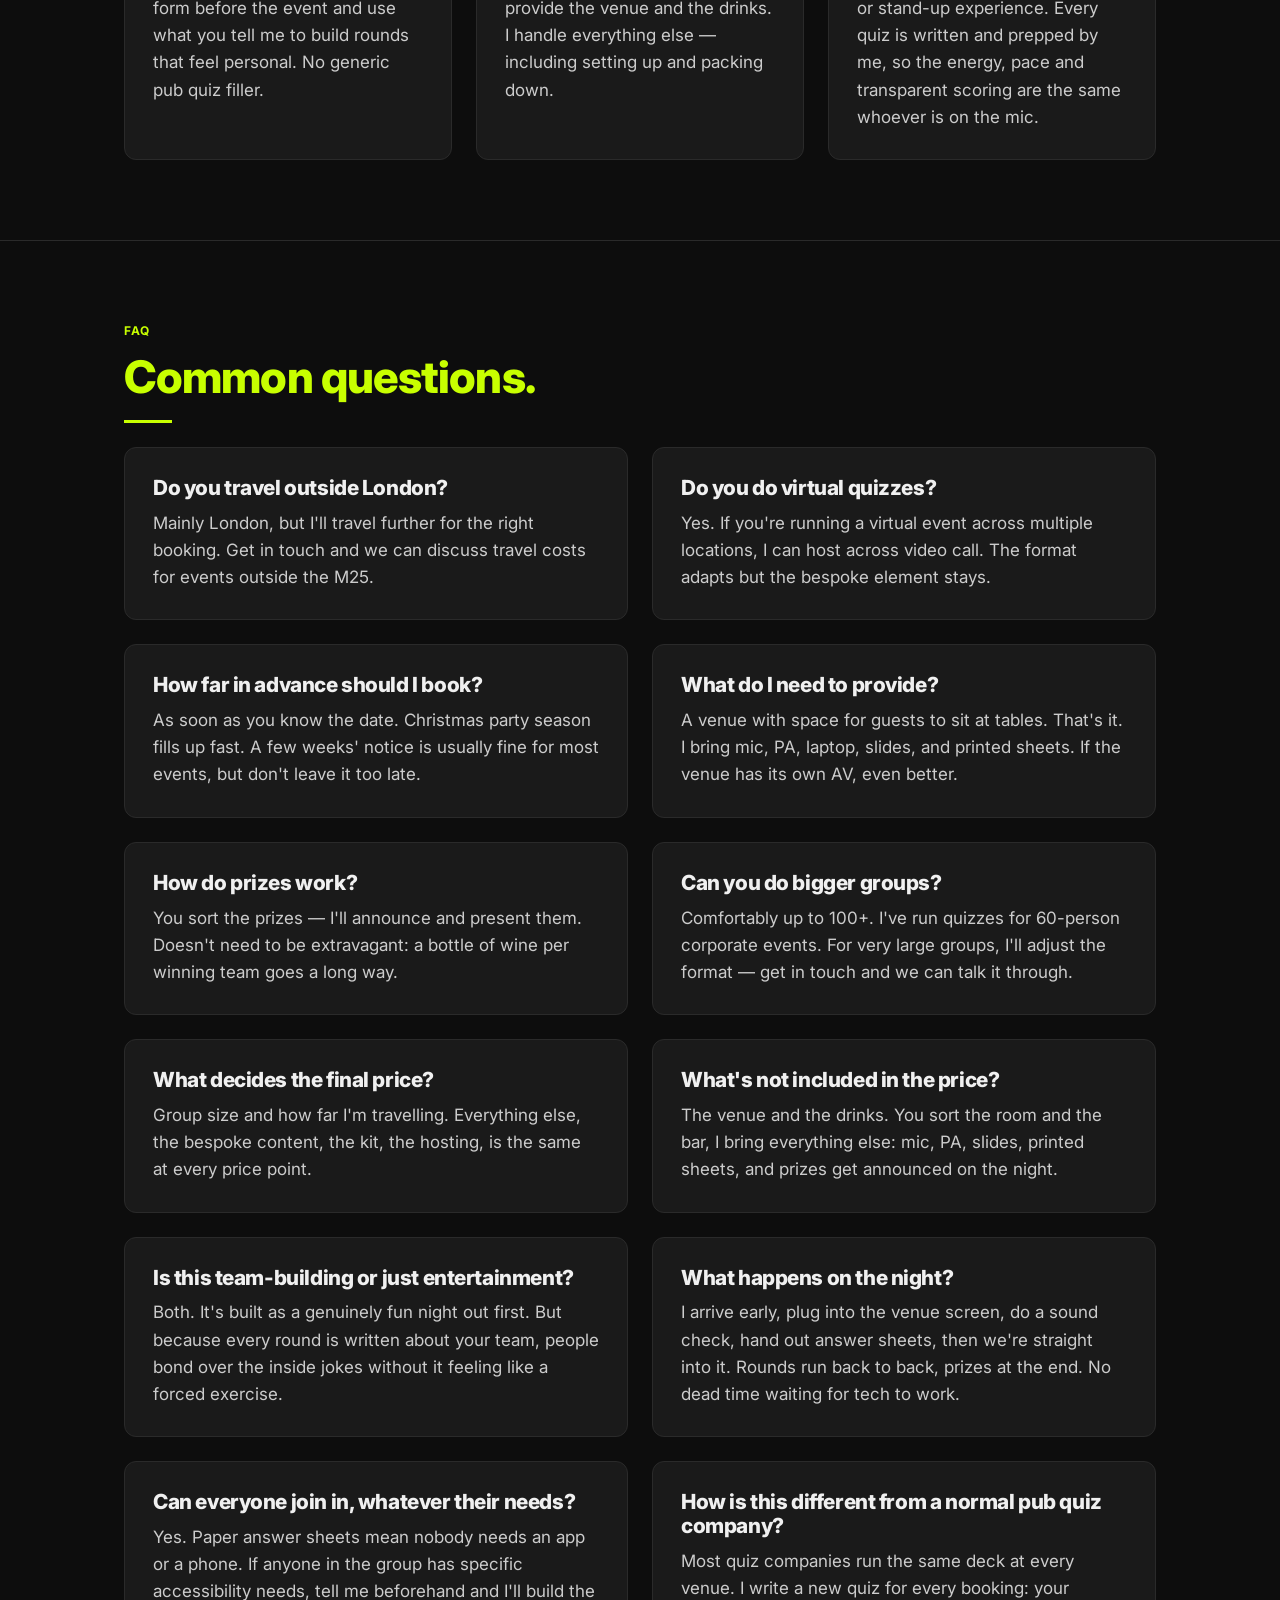
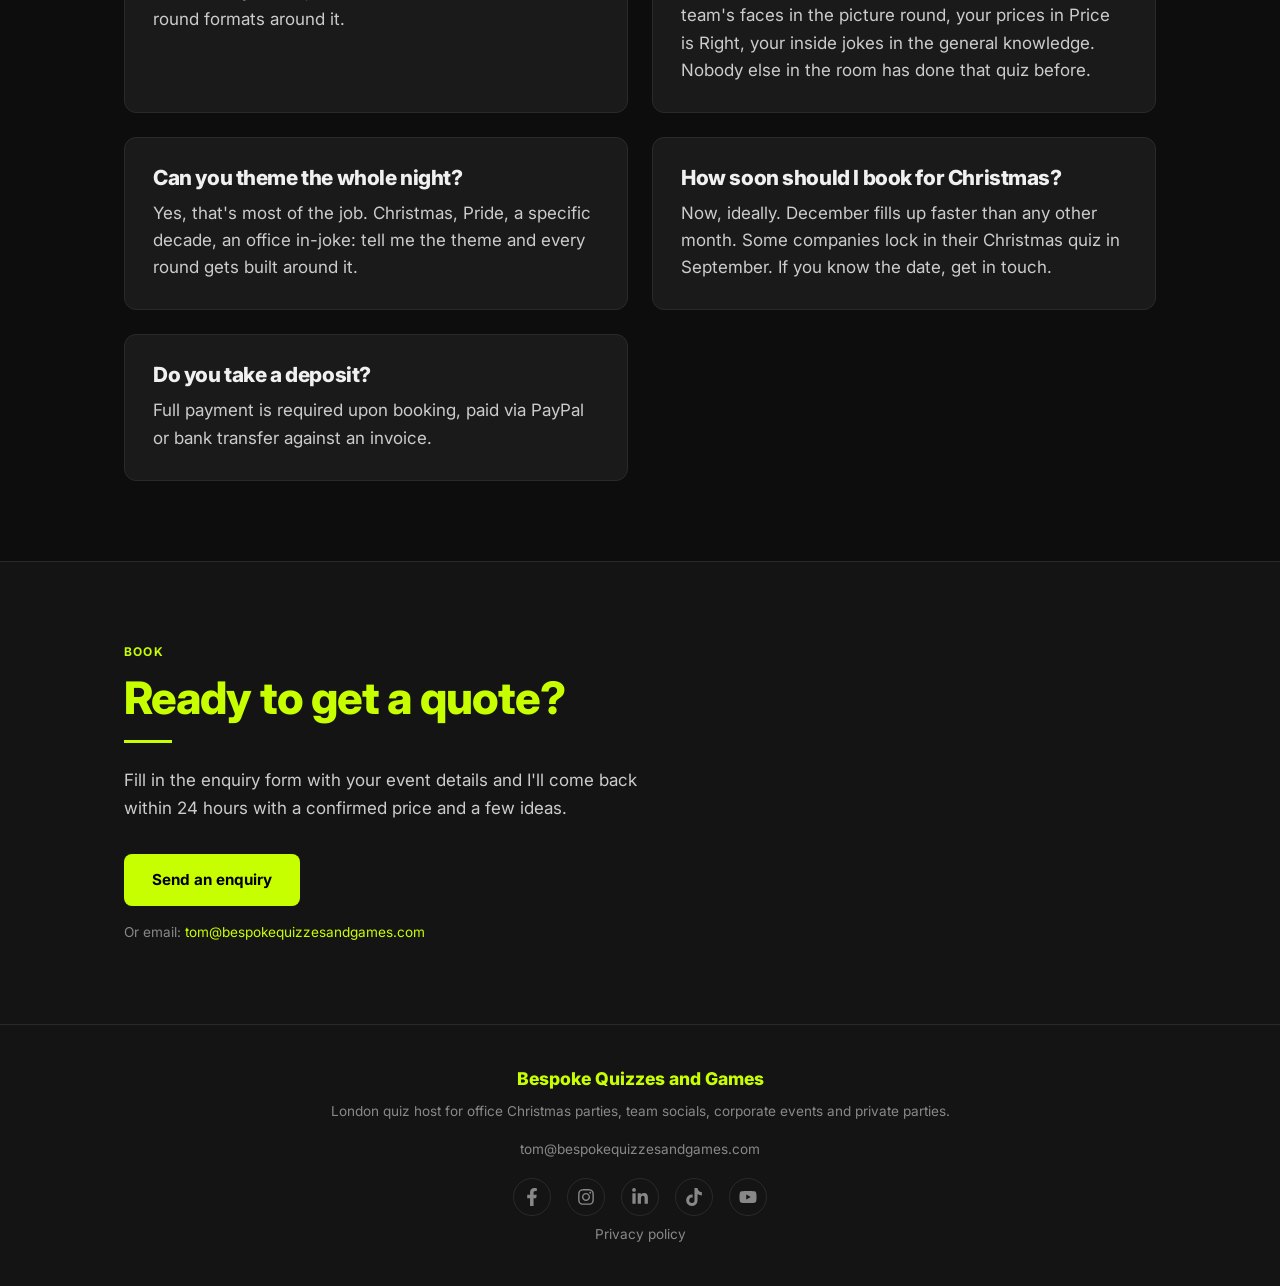
<file: pages/fees.html>
<!DOCTYPE html>
<html lang="en">
<head>
  <meta charset="UTF-8" />
  <meta name="viewport" content="width=device-width, initial-scale=1.0" />
  <title>Quiz Host Prices London, from £350 | Bespoke Quizzes and Games</title>
  <meta name="description" content="Clear pricing for a hosted bespoke quiz in London, from £350. Includes a quiz written for your group, live hosting, mic, PA, slides and printed answer sheets." />
  <link rel="stylesheet" href="../style.css" />
  <link rel="preconnect" href="https://fonts.googleapis.com" />
  <link href="https://fonts.googleapis.com/css2?family=Inter:wght@400;500;600;700;800&display=swap" rel="stylesheet" />
  <script type="application/ld+json">
  {
    "@context": "https://schema.org",
    "@type": "FAQPage",
    "mainEntity": [
      {"@type": "Question", "name": "Do you travel outside London?", "acceptedAnswer": {"@type": "Answer", "text": "Mainly London, but I'll travel further for the right booking. Get in touch and we can discuss travel costs for events outside the M25."}},
      {"@type": "Question", "name": "Do you do virtual quizzes?", "acceptedAnswer": {"@type": "Answer", "text": "Yes. If you're running a virtual event across multiple locations, I can host across video call. The format adapts but the bespoke element stays."}},
      {"@type": "Question", "name": "How far in advance should I book?", "acceptedAnswer": {"@type": "Answer", "text": "As soon as you know the date. Christmas party season fills up fast. A few weeks' notice is usually fine for most events, but don't leave it too late."}},
      {"@type": "Question", "name": "What do I need to provide?", "acceptedAnswer": {"@type": "Answer", "text": "A venue with space for guests to sit at tables. That's it. I bring mic, PA, laptop, slides, and printed sheets. If the venue has its own AV, even better."}},
      {"@type": "Question", "name": "How do prizes work?", "acceptedAnswer": {"@type": "Answer", "text": "You sort the prizes, I'll announce and present them. Doesn't need to be extravagant: a bottle of wine per winning team goes a long way."}},
      {"@type": "Question", "name": "Can you do bigger groups?", "acceptedAnswer": {"@type": "Answer", "text": "Comfortably up to 100+. I've run quizzes for 60-person corporate events. For very large groups, I'll adjust the format, get in touch and we can talk it through."}},
      {"@type": "Question", "name": "What decides the final price?", "acceptedAnswer": {"@type": "Answer", "text": "Group size and how far I'm travelling. Everything else, the bespoke content, the kit, the hosting, is the same at every price point."}},
      {"@type": "Question", "name": "What's not included in the price?", "acceptedAnswer": {"@type": "Answer", "text": "The venue and the drinks. You sort the room and the bar, I bring everything else: mic, PA, slides, printed sheets, and prizes get announced on the night."}},
      {"@type": "Question", "name": "Is this team-building or just entertainment?", "acceptedAnswer": {"@type": "Answer", "text": "Both. It's built as a genuinely fun night out first. But because every round is written about your team, people bond over the inside jokes without it feeling like a forced exercise."}},
      {"@type": "Question", "name": "What happens on the night?", "acceptedAnswer": {"@type": "Answer", "text": "I arrive early, plug into the venue screen, do a sound check, hand out answer sheets, then we're straight into it. Rounds run back to back, prizes at the end. No dead time waiting for tech to work."}},
      {"@type": "Question", "name": "Can everyone join in, whatever their needs?", "acceptedAnswer": {"@type": "Answer", "text": "Yes. Paper answer sheets mean nobody needs an app or a phone. If anyone in the group has specific accessibility needs, tell me beforehand and I'll build the round formats around it."}},
      {"@type": "Question", "name": "How is this different from a normal pub quiz company?", "acceptedAnswer": {"@type": "Answer", "text": "Most quiz companies run the same deck at every venue. I write a new quiz for every booking: your team's faces in the picture round, your prices in Price is Right, your inside jokes in the general knowledge. Nobody else in the room has done that quiz before."}},
      {"@type": "Question", "name": "Can you theme the whole night?", "acceptedAnswer": {"@type": "Answer", "text": "Yes, that's most of the job. Christmas, Pride, a specific decade, an office in-joke: tell me the theme and every round gets built around it."}},
      {"@type": "Question", "name": "How soon should I book for Christmas?", "acceptedAnswer": {"@type": "Answer", "text": "Now, ideally. December fills up faster than any other month. Some companies lock in their Christmas quiz in September. If you know the date, get in touch."}},
      {"@type": "Question", "name": "Do you take a deposit?", "acceptedAnswer": {"@type": "Answer", "text": "Full payment is required upon booking, paid via PayPal or bank transfer against an invoice."}}
    ]
  }
  </script>
  <link rel="canonical" href="https://bespokequizzesandgames.com/pages/fees.html" />
  <meta property="og:type" content="website" />
  <meta property="og:site_name" content="Bespoke Quizzes and Games" />
  <meta property="og:title" content="Quiz Host Prices London, from £350 | Bespoke Quizzes and Games" />
  <meta property="og:description" content="Clear pricing for a hosted bespoke quiz in London, from £350. Includes a quiz written for your group, live hosting, mic, PA, slides and printed answer sheets." />
  <meta property="og:url" content="https://bespokequizzesandgames.com/pages/fees.html" />
  <meta property="og:image" content="https://bespokequizzesandgames.com/photos/og-image.png" />
  <meta property="og:image:width" content="1200" />
  <meta property="og:image:height" content="630" />
  <meta property="og:image:alt" content="Bespoke Quizzes &amp; Games, London quiz host" />
  <meta name="twitter:card" content="summary_large_image" />
  <meta name="twitter:title" content="Quiz Host Prices London, from £350 | Bespoke Quizzes and Games" />
  <meta name="twitter:description" content="Clear pricing for a hosted bespoke quiz in London, from £350. Includes a quiz written for your group, live hosting, mic, PA, slides and printed answer sheets." />
  <meta name="twitter:image" content="https://bespokequizzesandgames.com/photos/og-image.png" />
  <meta name="geo.region" content="GB-LON" />
  <meta name="geo.placename" content="London" />
  <meta name="ICBM" content="51.5074, -0.1278" />
  <script type="application/ld+json">
  {
    "@context": "https://schema.org",
    "@type": "EntertainmentBusiness",
    "sameAs": [
      "https://www.facebook.com/profile.php?id=61593762594324",
      "https://www.instagram.com/bespoke_games",
      "https://www.linkedin.com/company/bespoke-quizzes-and-games/",
      "https://www.tiktok.com/@bespokegames",
      "https://www.youtube.com/@BespokeGamesUK"
    ],
    "name": "Bespoke Quizzes and Games",
    "url": "https://bespokequizzesandgames.com/pages/fees.html",
    "email": "tom@bespokequizzesandgames.com",
    "description": "Pricing for bespoke quiz hosting across London. 1-hour and 1.5-hour packages, from £350.",
    "areaServed": { "@type": "City", "name": "London" },
    "priceRange": "££"
  }
  </script>
</head>
<body>

<!-- NAV -->
<nav>
  <div class="nav-inner">
    <a href="../index.html" class="nav-logo">Bespoke<span> Quizzes & Games</span></a>
    <ul class="nav-links" id="navLinks">
      <li><a href="../index.html">Home</a></li>
      <li><a href="christmas-party-quiz.html">Christmas</a></li>
      <li><a href="company-events.html">Company Events</a></li>
      <li><a href="parties.html">Private Parties</a></li>
      <li><a href="fees.html" class="active">Fees</a></li>
      <li><a href="recent-bookings.html">Recent Bookings</a></li>
      <li><a href="about.html">About</a></li>
      <li><a href="contact.html">Contact</a></li>
      <li><a href="contact.html" class="nav-cta">Book Now</a></li>
    </ul>
    <button class="nav-toggle" id="navToggle" aria-label="Menu">
      <span></span><span></span><span></span>
    </button>
  </div>
</nav>

<!-- PAGE HERO with dark background image -->
<section class="page-hero page-hero-bg" style="border-top:none; background-image: url('../photos/caztombury-304.jpg');">
  <div class="page-hero-overlay"></div>
  <div class="container" style="position:relative; z-index:2;">
    <p class="eyebrow">Fees</p>
    <h1>Transparent pricing. No surprises.</h1>
    <div class="divider"></div>
    <p style="max-width:560px; font-size:1.1rem;">Three options. All include a fully bespoke quiz written for your group, live hosting, mic and PA, and printed answer sheets. Pick the one that fits your event.</p>
  </div>
</section>

<!-- PRICING -->
<section>
  <div class="container">
    <div class="pricing-grid pricing-grid-3">

      <!-- 1 hour -->
      <div class="price-card">
        <h4>Standard</h4>
        <h3 style="margin-top:8px;">1-hour quiz</h3>
        <div class="price-tag"><span>from</span> £350</div>
        <p style="font-size:0.9rem; color:var(--muted); margin-bottom:16px;">Final price confirmed on enquiry based on group size and travel.</p>
        <ul class="price-includes">
          <li>Fully bespoke quiz written for your group</li>
          <li>One round of amends</li>
          <li>Mic, PA, and slides set up</li>
          <li>Printed answer sheets</li>
          <li>Live hosting and scoring</li>
          <li>Up to 60 people</li>
        </ul>
        <a href="contact.html" class="btn btn-outline" style="margin-top:24px; width:100%; text-align:center;">Contact Us</a>
      </div>

      <!-- 1.5 hour (recommended) -->
      <div class="price-card featured">
        <h4 style="color:var(--neon);">Recommended</h4>
        <h3 style="margin-top:8px;">1.5-hour quiz</h3>
        <div class="price-tag"><span>from</span> £400</div>
        <p style="font-size:0.9rem; color:var(--muted); margin-bottom:16px;">Final price confirmed on enquiry based on group size and travel.</p>
        <ul class="price-includes">
          <li>Fully bespoke quiz written for your group</li>
          <li>Two rounds of amends</li>
          <li>Mic, PA, and slides set up</li>
          <li>Printed answer sheets</li>
          <li>Live hosting and scoring</li>
          <li>Up to 80 people</li>
        </ul>
        <a href="contact.html" class="btn btn-primary" style="margin-top:24px; width:100%; text-align:center;">Contact Us</a>
      </div>

      <!-- Bespoke event -->
      <div class="price-card">
        <h4>Full service</h4>
        <h3 style="margin-top:8px;">Bespoke event and hosting</h3>
        <div class="price-tag price-tag-discuss">Let's talk</div>
        <p style="font-size:0.9rem; color:var(--muted); margin-bottom:16px;">For larger events, multi-format evenings, or anything that needs a fully custom build.</p>
        <ul class="price-includes">
          <li>Fully bespoke quiz written for your group</li>
          <li>Unlimited rounds of amends</li>
          <li>Custom format and running order</li>
          <li>Full event consultation</li>
          <li>Everything else included as standard</li>
        </ul>
        <a href="contact.html" class="btn btn-outline" style="margin-top:24px; width:100%; text-align:center;">Get in touch</a>
      </div>

    </div>
  </div>
</section>

<!-- WHAT'S ALWAYS INCLUDED -->
<section>
  <div class="container">
    <p class="section-label">Always included</p>
    <h2>What every booking gets.</h2>
    <div class="divider"></div>
    <div class="card-grid card-grid-3" style="margin-top:12px;">
      <div class="card">
        <h3>Bespoke content</h3>
        <p>Every quiz is written specifically for your group. I send a short form before the event and use what you tell me to build rounds that feel personal. No generic pub quiz filler.</p>
      </div>
      <div class="card">
        <h3>Full kit</h3>
        <p>Mic, PA, Google Slides deck, and printed answer sheets. You provide the venue and the drinks. I handle everything else — including setting up and packing down.</p>
      </div>
      <div class="card">
        <h3>Live hosting</h3>
        <p>Hosted by me or one of my hand-picked hosts, all with live hosting or stand-up experience. Every quiz is written and prepped by me, so the energy, pace and transparent scoring are the same whoever is on the mic.</p>
      </div>
    </div>
  </div>
</section>

<!-- FAQ -->
<section>
  <div class="container">
    <p class="section-label">FAQ</p>
    <h2>Common questions.</h2>
    <div class="divider"></div>
    <div class="card-grid card-grid-2" style="margin-top:12px;">
      <div class="card">
        <h3>Do you travel outside London?</h3>
        <p>Mainly London, but I'll travel further for the right booking. Get in touch and we can discuss travel costs for events outside the M25.</p>
      </div>
      <div class="card">
        <h3>Do you do virtual quizzes?</h3>
        <p>Yes. If you're running a virtual event across multiple locations, I can host across video call. The format adapts but the bespoke element stays.</p>
      </div>
      <div class="card">
        <h3>How far in advance should I book?</h3>
        <p>As soon as you know the date. Christmas party season fills up fast. A few weeks' notice is usually fine for most events, but don't leave it too late.</p>
      </div>
      <div class="card">
        <h3>What do I need to provide?</h3>
        <p>A venue with space for guests to sit at tables. That's it. I bring mic, PA, laptop, slides, and printed sheets. If the venue has its own AV, even better.</p>
      </div>
      <div class="card">
        <h3>How do prizes work?</h3>
        <p>You sort the prizes — I'll announce and present them. Doesn't need to be extravagant: a bottle of wine per winning team goes a long way.</p>
      </div>
      <div class="card">
        <h3>Can you do bigger groups?</h3>
        <p>Comfortably up to 100+. I've run quizzes for 60-person corporate events. For very large groups, I'll adjust the format — get in touch and we can talk it through.</p>
      </div>
      <div class="card">
        <h3>What decides the final price?</h3>
        <p>Group size and how far I'm travelling. Everything else, the bespoke content, the kit, the hosting, is the same at every price point.</p>
      </div>
      <div class="card">
        <h3>What's not included in the price?</h3>
        <p>The venue and the drinks. You sort the room and the bar, I bring everything else: mic, PA, slides, printed sheets, and prizes get announced on the night.</p>
      </div>
      <div class="card">
        <h3>Is this team-building or just entertainment?</h3>
        <p>Both. It's built as a genuinely fun night out first. But because every round is written about your team, people bond over the inside jokes without it feeling like a forced exercise.</p>
      </div>
      <div class="card">
        <h3>What happens on the night?</h3>
        <p>I arrive early, plug into the venue screen, do a sound check, hand out answer sheets, then we're straight into it. Rounds run back to back, prizes at the end. No dead time waiting for tech to work.</p>
      </div>
      <div class="card">
        <h3>Can everyone join in, whatever their needs?</h3>
        <p>Yes. Paper answer sheets mean nobody needs an app or a phone. If anyone in the group has specific accessibility needs, tell me beforehand and I'll build the round formats around it.</p>
      </div>
      <div class="card">
        <h3>How is this different from a normal pub quiz company?</h3>
        <p>Most quiz companies run the same deck at every venue. I write a new quiz for every booking: your team's faces in the picture round, your prices in Price is Right, your inside jokes in the general knowledge. Nobody else in the room has done that quiz before.</p>
      </div>
      <div class="card">
        <h3>Can you theme the whole night?</h3>
        <p>Yes, that's most of the job. Christmas, Pride, a specific decade, an office in-joke: tell me the theme and every round gets built around it.</p>
      </div>
      <div class="card">
        <h3>How soon should I book for Christmas?</h3>
        <p>Now, ideally. December fills up faster than any other month. Some companies lock in their Christmas quiz in September. If you know the date, get in touch.</p>
      </div>
      <div class="card">
        <h3>Do you take a deposit?</h3>
        <p>Full payment is required upon booking, paid via PayPal or bank transfer against an invoice.</p>
      </div>
    </div>
  </div>
</section>

<!-- CTA -->
<section style="background: var(--bg-mid);">
  <div class="container">
    <p class="section-label">Book</p>
    <h2>Ready to get a quote?</h2>
    <div class="divider"></div>
    <p style="max-width:520px; margin-bottom:32px;">Fill in the enquiry form with your event details and I'll come back within 24 hours with a confirmed price and a few ideas.</p>
    <a href="contact.html" class="btn btn-primary">Send an enquiry</a>
    <p style="margin-top:16px; font-size:0.85rem; color:var(--muted);">Or email: <a href="mailto:tom@bespokequizzesandgames.com">tom@bespokequizzesandgames.com</a></p>
  </div>
</section>

<!-- FOOTER -->
<footer>
  <div class="footer-inner">
    <div class="footer-logo">Bespoke Quizzes and Games</div>
    <p>London quiz host for office Christmas parties, team socials, corporate events and private parties.</p>
    <p style="margin-top:8px;"><a href="mailto:tom@bespokequizzesandgames.com">tom@bespokequizzesandgames.com</a></p>
    <div class="footer-social">
      <a href="https://www.facebook.com/profile.php?id=61593762594324" target="_blank" rel="noopener noreferrer" aria-label="Bespoke Quizzes and Games on Facebook">
        <svg viewBox="0 0 320 512" aria-hidden="true"><path d="M279.14 288l14.22-92.66h-88.91v-60.13c0-25.35 12.42-50.06 52.24-50.06h40.42V6.26S260.43 0 225.36 0c-73.22 0-121.08 44.38-121.08 124.72v70.62H22.89V288h81.39v224h100.17V288z"/></svg>
      </a>
      <a href="https://www.instagram.com/bespoke_games" target="_blank" rel="noopener noreferrer" aria-label="Bespoke Quizzes and Games on Instagram">
        <svg viewBox="0 0 448 512" aria-hidden="true"><path d="M224.1 141c-63.6 0-114.9 51.3-114.9 114.9s51.3 114.9 114.9 114.9S339 319.5 339 255.9 287.7 141 224.1 141zm0 189.6c-41.1 0-74.7-33.5-74.7-74.7s33.5-74.7 74.7-74.7 74.7 33.5 74.7 74.7-33.6 74.7-74.7 74.7zm146.4-194.3c0 14.9-12 26.8-26.8 26.8-14.9 0-26.8-12-26.8-26.8s12-26.8 26.8-26.8 26.8 12 26.8 26.8zm76.1 27.2c-1.7-35.9-9.9-67.7-36.2-93.9-26.2-26.2-58-34.4-93.9-36.2-37-2.1-147.9-2.1-184.9 0-35.8 1.7-67.6 9.9-93.9 36.1s-34.4 58-36.2 93.9c-2.1 37-2.1 147.9 0 184.9 1.7 35.9 9.9 67.7 36.2 93.9s58 34.4 93.9 36.2c37 2.1 147.9 2.1 184.9 0 35.9-1.7 67.7-9.9 93.9-36.2 26.2-26.2 34.4-58 36.2-93.9 2.1-37 2.1-147.8 0-184.8zM398.8 388c-7.8 19.6-22.9 34.7-42.6 42.6-29.5 11.7-99.5 9-132.1 9s-102.7 2.6-132.1-9c-19.6-7.8-34.7-22.9-42.6-42.6-11.7-29.5-9-99.5-9-132.1s-2.6-102.7 9-132.1c7.8-19.6 22.9-34.7 42.6-42.6 29.5-11.7 99.5-9 132.1-9s102.7-2.6 132.1 9c19.6 7.8 34.7 22.9 42.6 42.6 11.7 29.5 9 99.5 9 132.1s2.7 102.7-9 132.1z"/></svg>
      </a>
      <a href="https://www.linkedin.com/company/bespoke-quizzes-and-games/" target="_blank" rel="noopener noreferrer" aria-label="Bespoke Quizzes and Games on LinkedIn">
        <svg viewBox="0 0 448 512" aria-hidden="true"><path d="M100.28 448H7.4V148.9h92.88zm-46.44-340a53.6 53.6 0 1 1 0-107.2 53.6 53.6 0 0 1 0 107.2zM447.9 448h-92.68V302.4c0-34.7-.7-79.3-48.29-79.3-48.29 0-55.69 37.7-55.69 76.7V448h-92.78V148.9h89.08v40.8h1.3c12.4-23.5 42.69-48.3 87.89-48.3 94 0 111.28 61.9 111.28 142.3V448z"/></svg>
      </a>
      <a href="https://www.tiktok.com/@bespokegames" target="_blank" rel="noopener noreferrer" aria-label="Bespoke Quizzes and Games on TikTok">
        <svg viewBox="0 0 448 512" aria-hidden="true"><path d="M448 209.9a210.1 210.1 0 0 1-122.8-39.3v178.8A162.6 162.6 0 1 1 185 188.3v89.9a74.6 74.6 0 1 0 52.2 71.2V0h88a121.2 121.2 0 0 0 1.9 22.2 122.2 122.2 0 0 0 53.9 80.2 121.4 121.4 0 0 0 67 20.1z"/></svg>
      </a>
      <a href="https://www.youtube.com/@BespokeGamesUK" target="_blank" rel="noopener noreferrer" aria-label="Bespoke Quizzes and Games on YouTube">
        <svg viewBox="0 0 576 512" aria-hidden="true"><path d="M549.7 124.1c-6.3-23.7-24.8-42.3-48.3-48.6C458.8 64 288 64 288 64S117.2 64 74.6 75.5c-23.5 6.3-42 24.9-48.3 48.6C14.9 167 14.9 256.4 14.9 256.4s0 89.4 11.4 132.3c6.3 23.6 24.8 41.5 48.3 47.8C117.2 448 288 448 288 448s170.8 0 213.4-11.5c23.5-6.3 42-24.2 48.3-47.8 11.4-42.9 11.4-132.3 11.4-132.3s0-89.4-11.4-132.3zM232.2 337.6V175.2l142.7 81.2-142.7 81.2z"/></svg>
      </a>
    </div>
    <p style="margin-top:8px;"><a href="privacy.html">Privacy policy</a></p>
  </div>
</footer>

<script>
  const toggle = document.getElementById('navToggle');
  const links = document.getElementById('navLinks');
  toggle.addEventListener('click', () => links.classList.toggle('open'));
</script>
</body>
</html>
</file>
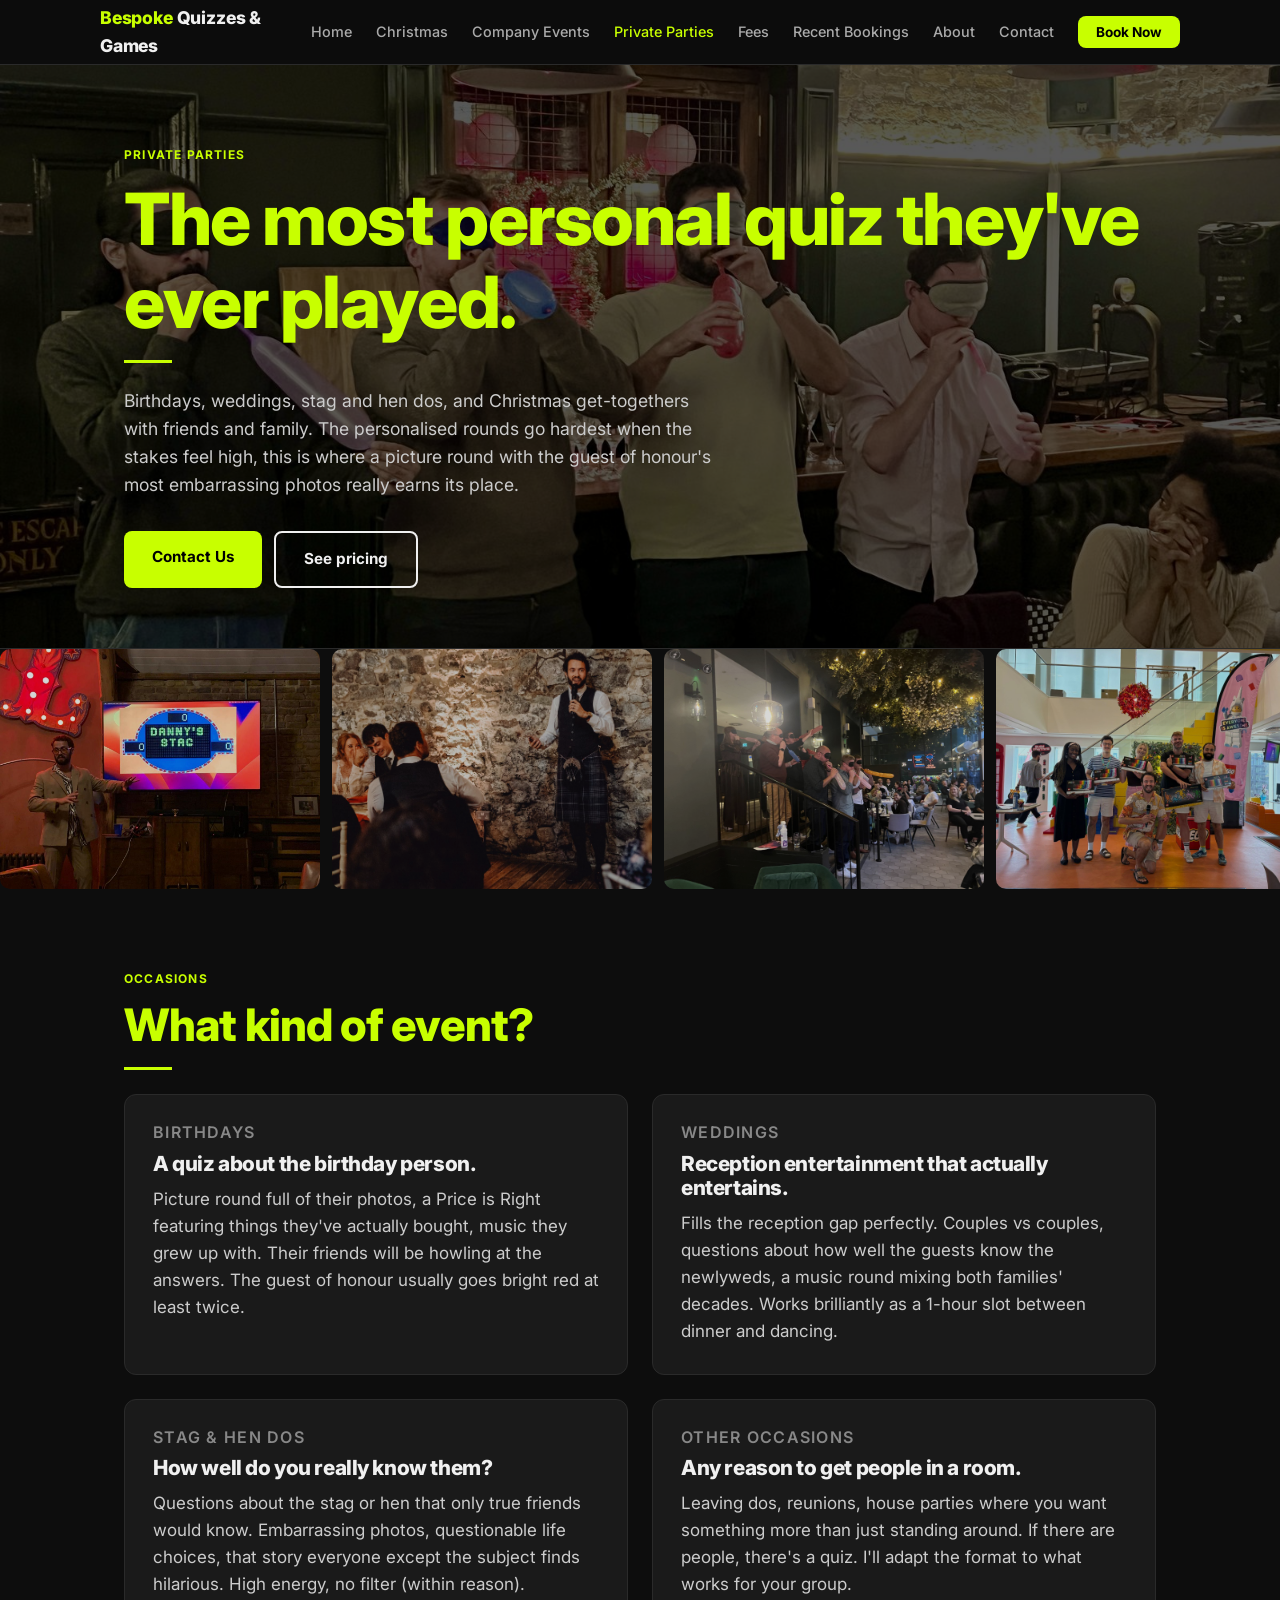
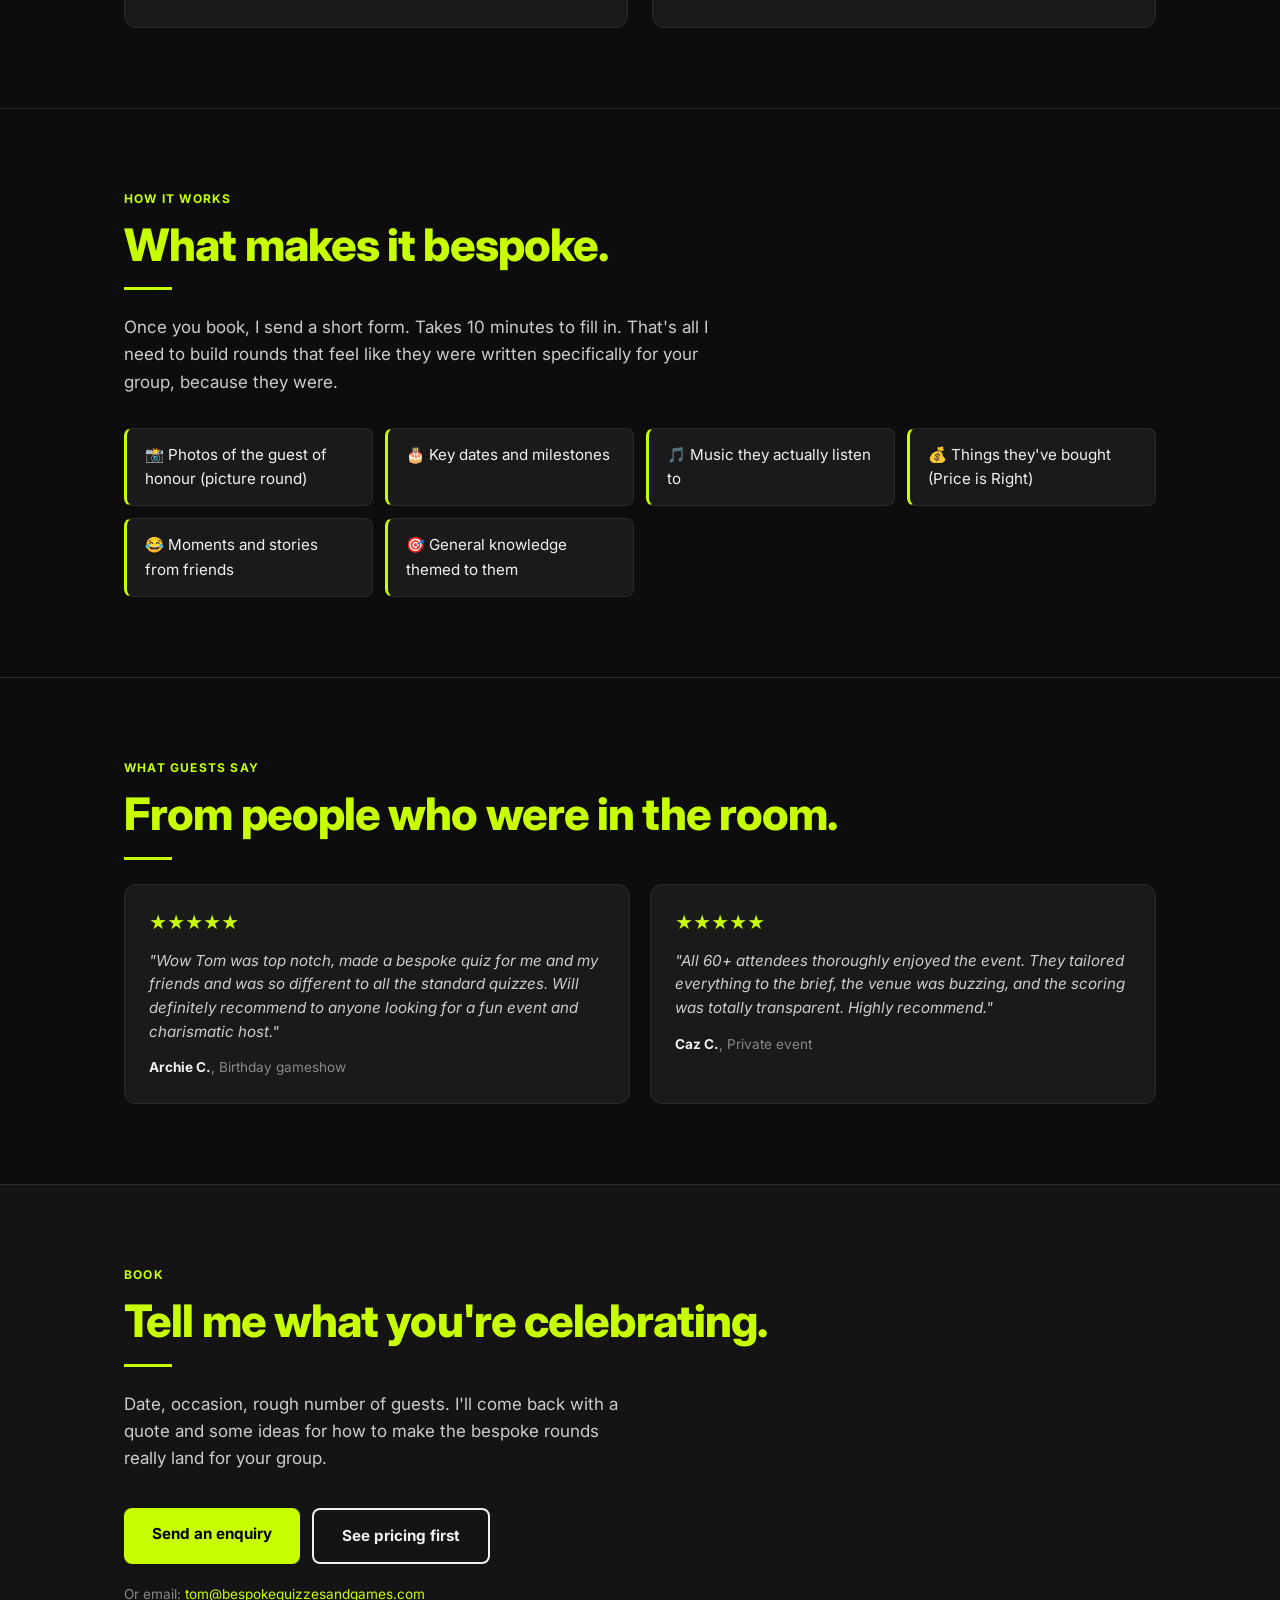
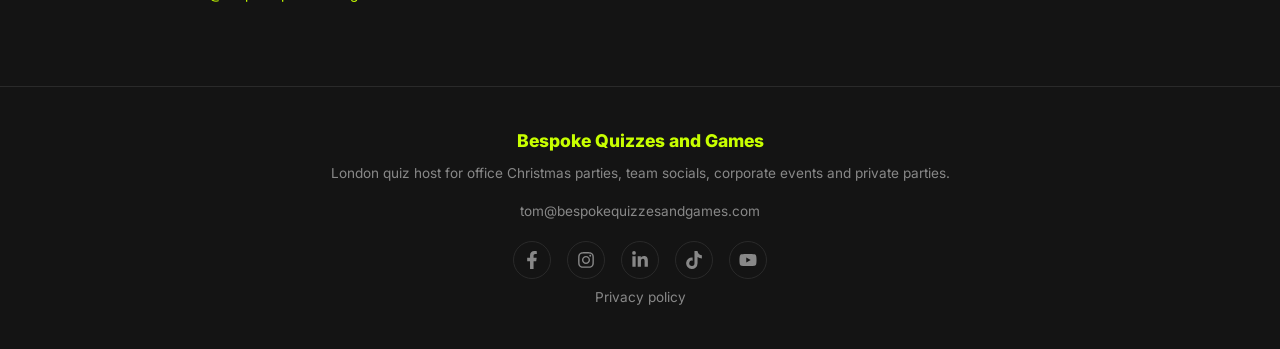
<file: pages/parties.html>
<!DOCTYPE html>
<html lang="en">
<head>
  <meta charset="UTF-8" />
  <meta name="viewport" content="width=device-width, initial-scale=1.0" />
  <title>Private Party Quiz Host London: Birthdays, Weddings, Hen Dos | Bespoke Quizzes and Games</title>
  <meta name="description" content="A bespoke quiz or game show for birthdays, weddings, stag and hen dos and Christmas get-togethers in London. Every question written about your guests." />
  <link rel="stylesheet" href="../style.css" />
  <link rel="preconnect" href="https://fonts.googleapis.com" />
  <link href="https://fonts.googleapis.com/css2?family=Inter:wght@400;500;600;700;800&display=swap" rel="stylesheet" />
  <link rel="canonical" href="https://bespokequizzesandgames.com/pages/parties.html" />
  <meta property="og:type" content="website" />
  <meta property="og:site_name" content="Bespoke Quizzes and Games" />
  <meta property="og:title" content="Private Party Quiz Host London: Birthdays, Weddings, Hen Dos | Bespoke Quizzes and Games" />
  <meta property="og:description" content="A bespoke quiz or game show for birthdays, weddings, stag and hen dos and Christmas get-togethers in London. Every question written about your guests." />
  <meta property="og:url" content="https://bespokequizzesandgames.com/pages/parties.html" />
  <meta property="og:image" content="https://bespokequizzesandgames.com/photos/og-image.png" />
  <meta property="og:image:width" content="1200" />
  <meta property="og:image:height" content="630" />
  <meta property="og:image:alt" content="Bespoke Quizzes &amp; Games, London quiz host" />
  <meta name="twitter:card" content="summary_large_image" />
  <meta name="twitter:title" content="Private Party Quiz Host London: Birthdays, Weddings, Hen Dos | Bespoke Quizzes and Games" />
  <meta name="twitter:description" content="A bespoke quiz or game show for birthdays, weddings, stag and hen dos and Christmas get-togethers in London. Every question written about your guests." />
  <meta name="twitter:image" content="https://bespokequizzesandgames.com/photos/og-image.png" />
  <meta name="geo.region" content="GB-LON" />
  <meta name="geo.placename" content="London" />
  <meta name="ICBM" content="51.5074, -0.1278" />
  <script type="application/ld+json">
  {
    "@context": "https://schema.org",
    "@type": "EntertainmentBusiness",
    "sameAs": [
      "https://www.facebook.com/profile.php?id=61593762594324",
      "https://www.instagram.com/bespoke_games",
      "https://www.linkedin.com/company/bespoke-quizzes-and-games/",
      "https://www.tiktok.com/@bespokegames",
      "https://www.youtube.com/@BespokeGamesUK"
    ],
    "name": "Bespoke Quizzes and Games",
    "url": "https://bespokequizzesandgames.com/pages/parties.html",
    "email": "tom@bespokequizzesandgames.com",
    "description": "Bespoke quizzes for birthdays, weddings, and stag and hen dos across London. Every question written for your group.",
    "areaServed": { "@type": "City", "name": "London" },
    "priceRange": "££"
  }
  </script>
</head>
<body>

<!-- NAV -->
<nav>
  <div class="nav-inner">
    <a href="../index.html" class="nav-logo">Bespoke<span> Quizzes & Games</span></a>
    <ul class="nav-links" id="navLinks">
      <li><a href="../index.html">Home</a></li>
      <li><a href="christmas-party-quiz.html">Christmas</a></li>
      <li><a href="company-events.html">Company Events</a></li>
      <li><a href="parties.html" class="active">Private Parties</a></li>
      <li><a href="fees.html">Fees</a></li>
      <li><a href="recent-bookings.html">Recent Bookings</a></li>
      <li><a href="about.html">About</a></li>
      <li><a href="contact.html">Contact</a></li>
      <li><a href="contact.html" class="nav-cta">Book Now</a></li>
    </ul>
    <button class="nav-toggle" id="navToggle" aria-label="Menu">
      <span></span><span></span><span></span>
    </button>
  </div>
</nav>

<!-- PAGE HERO with dark background image -->
<section class="page-hero page-hero-bg" style="border-top:none; background-image: url('../photos/quiz-balloon.jpeg');">
  <div class="page-hero-overlay"></div>
  <div class="container" style="position:relative; z-index:2;">
    <p class="eyebrow">Private parties</p>
    <h1>The most personal quiz they've ever played.</h1>
    <div class="divider"></div>
    <p style="max-width:600px; font-size:1.1rem;">Birthdays, weddings, stag and hen dos, and Christmas get-togethers with friends and family. The personalised rounds go hardest when the stakes feel high, this is where a picture round with the guest of honour's most embarrassing photos really earns its place.</p>
    <div class="btn-group" style="margin-top:32px;">
      <a href="contact.html" class="btn btn-primary">Contact Us</a>
      <a href="fees.html" class="btn btn-outline">See pricing</a>
    </div>
  </div>
</section>

<!-- PHOTOS (slow rotating carousel) -->
<div class="photo-carousel">
  <div class="photo-carousel-track">
    <img loading="lazy" decoding="async" src="../photos/stag.jpeg" alt="Stag party quiz" />
    <img loading="lazy" decoding="async" src="../photos/jamie-lucy-1337.jpg" alt="Wedding entertainment" />
    <img loading="lazy" decoding="async" src="../photos/quiz-baba.jpeg" alt="Private party quiz" />
    <img loading="lazy" decoding="async" src="../photos/legoimage10.jpg" alt="Tom with the winning team" />
    <!-- duplicate set for seamless loop -->
    <img loading="lazy" decoding="async" src="../photos/stag.jpeg" alt="Stag party quiz" />
    <img loading="lazy" decoding="async" src="../photos/jamie-lucy-1337.jpg" alt="Wedding entertainment" />
    <img loading="lazy" decoding="async" src="../photos/quiz-baba.jpeg" alt="Private party quiz" />
    <img loading="lazy" decoding="async" src="../photos/legoimage10.jpg" alt="Tom with the winning team" />
  </div>
</div>

<!-- OCCASIONS -->
<section>
  <div class="container">
    <p class="section-label">Occasions</p>
    <h2>What kind of event?</h2>
    <div class="divider"></div>
    <div class="card-grid card-grid-2" style="margin-top:12px;">
      <div class="card">
        <h4>Birthdays</h4>
        <h3 style="margin:10px 0;">A quiz about the birthday person.</h3>
        <p>Picture round full of their photos, a Price is Right featuring things they've actually bought, music they grew up with. Their friends will be howling at the answers. The guest of honour usually goes bright red at least twice.</p>
      </div>
      <div class="card">
        <h4>Weddings</h4>
        <h3 style="margin:10px 0;">Reception entertainment that actually entertains.</h3>
        <p>Fills the reception gap perfectly. Couples vs couples, questions about how well the guests know the newlyweds, a music round mixing both families' decades. Works brilliantly as a 1-hour slot between dinner and dancing.</p>
      </div>
      <div class="card">
        <h4>Stag &amp; hen dos</h4>
        <h3 style="margin:10px 0;">How well do you really know them?</h3>
        <p>Questions about the stag or hen that only true friends would know. Embarrassing photos, questionable life choices, that story everyone except the subject finds hilarious. High energy, no filter (within reason).</p>
      </div>
      <div class="card">
        <h4>Other occasions</h4>
        <h3 style="margin:10px 0;">Any reason to get people in a room.</h3>
        <p>Leaving dos, reunions, house parties where you want something more than just standing around. If there are people, there's a quiz. I'll adapt the format to what works for your group.</p>
      </div>
    </div>
  </div>
</section>

<!-- HOW THE PERSONALISATION WORKS -->
<section>
  <div class="container">
    <p class="section-label">How it works</p>
    <h2>What makes it bespoke.</h2>
    <div class="divider"></div>
    <p style="max-width:600px; margin-bottom:32px;">Once you book, I send a short form. Takes 10 minutes to fill in. That's all I need to build rounds that feel like they were written specifically for your group, because they were.</p>
    <ul class="rounds-list">
      <li>📸 Photos of the guest of honour (picture round)</li>
      <li>🎂 Key dates and milestones</li>
      <li>🎵 Music they actually listen to</li>
      <li>💰 Things they've bought (Price is Right)</li>
      <li>😂 Moments and stories from friends</li>
      <li>🎯 General knowledge themed to them</li>
    </ul>
  </div>
</section>

<!-- REVIEW -->
<section>
  <div class="container">
    <p class="section-label">What guests say</p>
    <h2>From people who were in the room.</h2>
    <div class="divider"></div>
    <div class="reviews-grid" style="margin-top:12px;">
      <div class="review-card">
        <div class="stars">★★★★★</div>
        <blockquote>"Wow Tom was top notch, made a bespoke quiz for me and my friends and was so different to all the standard quizzes. Will definitely recommend to anyone looking for a fun event and charismatic host."</blockquote>
        <p class="reviewer"><strong>Archie C.</strong>, Birthday gameshow</p>
      </div>
      <div class="review-card">
        <div class="stars">★★★★★</div>
        <blockquote>"All 60+ attendees thoroughly enjoyed the event. They tailored everything to the brief, the venue was buzzing, and the scoring was totally transparent. Highly recommend."</blockquote>
        <p class="reviewer"><strong>Caz C.</strong>, Private event</p>
      </div>
    </div>
  </div>
</section>

<!-- CTA -->
<section style="background: var(--bg-mid);">
  <div class="container">
    <p class="section-label">Book</p>
    <h2>Tell me what you're celebrating.</h2>
    <div class="divider"></div>
    <p style="max-width:520px; margin-bottom:36px;">Date, occasion, rough number of guests. I'll come back with a quote and some ideas for how to make the bespoke rounds really land for your group.</p>
    <div class="btn-group">
      <a href="contact.html" class="btn btn-primary">Send an enquiry</a>
      <a href="fees.html" class="btn btn-outline">See pricing first</a>
    </div>
    <p style="margin-top:20px; font-size:0.85rem; color:var(--muted);">Or email: <a href="mailto:tom@bespokequizzesandgames.com">tom@bespokequizzesandgames.com</a></p>
  </div>
</section>

<!-- FOOTER -->
<footer>
  <div class="footer-inner">
    <div class="footer-logo">Bespoke Quizzes and Games</div>
    <p>London quiz host for office Christmas parties, team socials, corporate events and private parties.</p>
    <p style="margin-top:8px;"><a href="mailto:tom@bespokequizzesandgames.com">tom@bespokequizzesandgames.com</a></p>
    <div class="footer-social">
      <a href="https://www.facebook.com/profile.php?id=61593762594324" target="_blank" rel="noopener noreferrer" aria-label="Bespoke Quizzes and Games on Facebook">
        <svg viewBox="0 0 320 512" aria-hidden="true"><path d="M279.14 288l14.22-92.66h-88.91v-60.13c0-25.35 12.42-50.06 52.24-50.06h40.42V6.26S260.43 0 225.36 0c-73.22 0-121.08 44.38-121.08 124.72v70.62H22.89V288h81.39v224h100.17V288z"/></svg>
      </a>
      <a href="https://www.instagram.com/bespoke_games" target="_blank" rel="noopener noreferrer" aria-label="Bespoke Quizzes and Games on Instagram">
        <svg viewBox="0 0 448 512" aria-hidden="true"><path d="M224.1 141c-63.6 0-114.9 51.3-114.9 114.9s51.3 114.9 114.9 114.9S339 319.5 339 255.9 287.7 141 224.1 141zm0 189.6c-41.1 0-74.7-33.5-74.7-74.7s33.5-74.7 74.7-74.7 74.7 33.5 74.7 74.7-33.6 74.7-74.7 74.7zm146.4-194.3c0 14.9-12 26.8-26.8 26.8-14.9 0-26.8-12-26.8-26.8s12-26.8 26.8-26.8 26.8 12 26.8 26.8zm76.1 27.2c-1.7-35.9-9.9-67.7-36.2-93.9-26.2-26.2-58-34.4-93.9-36.2-37-2.1-147.9-2.1-184.9 0-35.8 1.7-67.6 9.9-93.9 36.1s-34.4 58-36.2 93.9c-2.1 37-2.1 147.9 0 184.9 1.7 35.9 9.9 67.7 36.2 93.9s58 34.4 93.9 36.2c37 2.1 147.9 2.1 184.9 0 35.9-1.7 67.7-9.9 93.9-36.2 26.2-26.2 34.4-58 36.2-93.9 2.1-37 2.1-147.8 0-184.8zM398.8 388c-7.8 19.6-22.9 34.7-42.6 42.6-29.5 11.7-99.5 9-132.1 9s-102.7 2.6-132.1-9c-19.6-7.8-34.7-22.9-42.6-42.6-11.7-29.5-9-99.5-9-132.1s-2.6-102.7 9-132.1c7.8-19.6 22.9-34.7 42.6-42.6 29.5-11.7 99.5-9 132.1-9s102.7-2.6 132.1 9c19.6 7.8 34.7 22.9 42.6 42.6 11.7 29.5 9 99.5 9 132.1s2.7 102.7-9 132.1z"/></svg>
      </a>
      <a href="https://www.linkedin.com/company/bespoke-quizzes-and-games/" target="_blank" rel="noopener noreferrer" aria-label="Bespoke Quizzes and Games on LinkedIn">
        <svg viewBox="0 0 448 512" aria-hidden="true"><path d="M100.28 448H7.4V148.9h92.88zm-46.44-340a53.6 53.6 0 1 1 0-107.2 53.6 53.6 0 0 1 0 107.2zM447.9 448h-92.68V302.4c0-34.7-.7-79.3-48.29-79.3-48.29 0-55.69 37.7-55.69 76.7V448h-92.78V148.9h89.08v40.8h1.3c12.4-23.5 42.69-48.3 87.89-48.3 94 0 111.28 61.9 111.28 142.3V448z"/></svg>
      </a>
      <a href="https://www.tiktok.com/@bespokegames" target="_blank" rel="noopener noreferrer" aria-label="Bespoke Quizzes and Games on TikTok">
        <svg viewBox="0 0 448 512" aria-hidden="true"><path d="M448 209.9a210.1 210.1 0 0 1-122.8-39.3v178.8A162.6 162.6 0 1 1 185 188.3v89.9a74.6 74.6 0 1 0 52.2 71.2V0h88a121.2 121.2 0 0 0 1.9 22.2 122.2 122.2 0 0 0 53.9 80.2 121.4 121.4 0 0 0 67 20.1z"/></svg>
      </a>
      <a href="https://www.youtube.com/@BespokeGamesUK" target="_blank" rel="noopener noreferrer" aria-label="Bespoke Quizzes and Games on YouTube">
        <svg viewBox="0 0 576 512" aria-hidden="true"><path d="M549.7 124.1c-6.3-23.7-24.8-42.3-48.3-48.6C458.8 64 288 64 288 64S117.2 64 74.6 75.5c-23.5 6.3-42 24.9-48.3 48.6C14.9 167 14.9 256.4 14.9 256.4s0 89.4 11.4 132.3c6.3 23.6 24.8 41.5 48.3 47.8C117.2 448 288 448 288 448s170.8 0 213.4-11.5c23.5-6.3 42-24.2 48.3-47.8 11.4-42.9 11.4-132.3 11.4-132.3s0-89.4-11.4-132.3zM232.2 337.6V175.2l142.7 81.2-142.7 81.2z"/></svg>
      </a>
    </div>
    <p style="margin-top:8px;"><a href="privacy.html">Privacy policy</a></p>
  </div>
</footer>

<script>
  const toggle = document.getElementById('navToggle');
  const links = document.getElementById('navLinks');
  toggle.addEventListener('click', () => links.classList.toggle('open'));
</script>
</body>
</html>
</file>
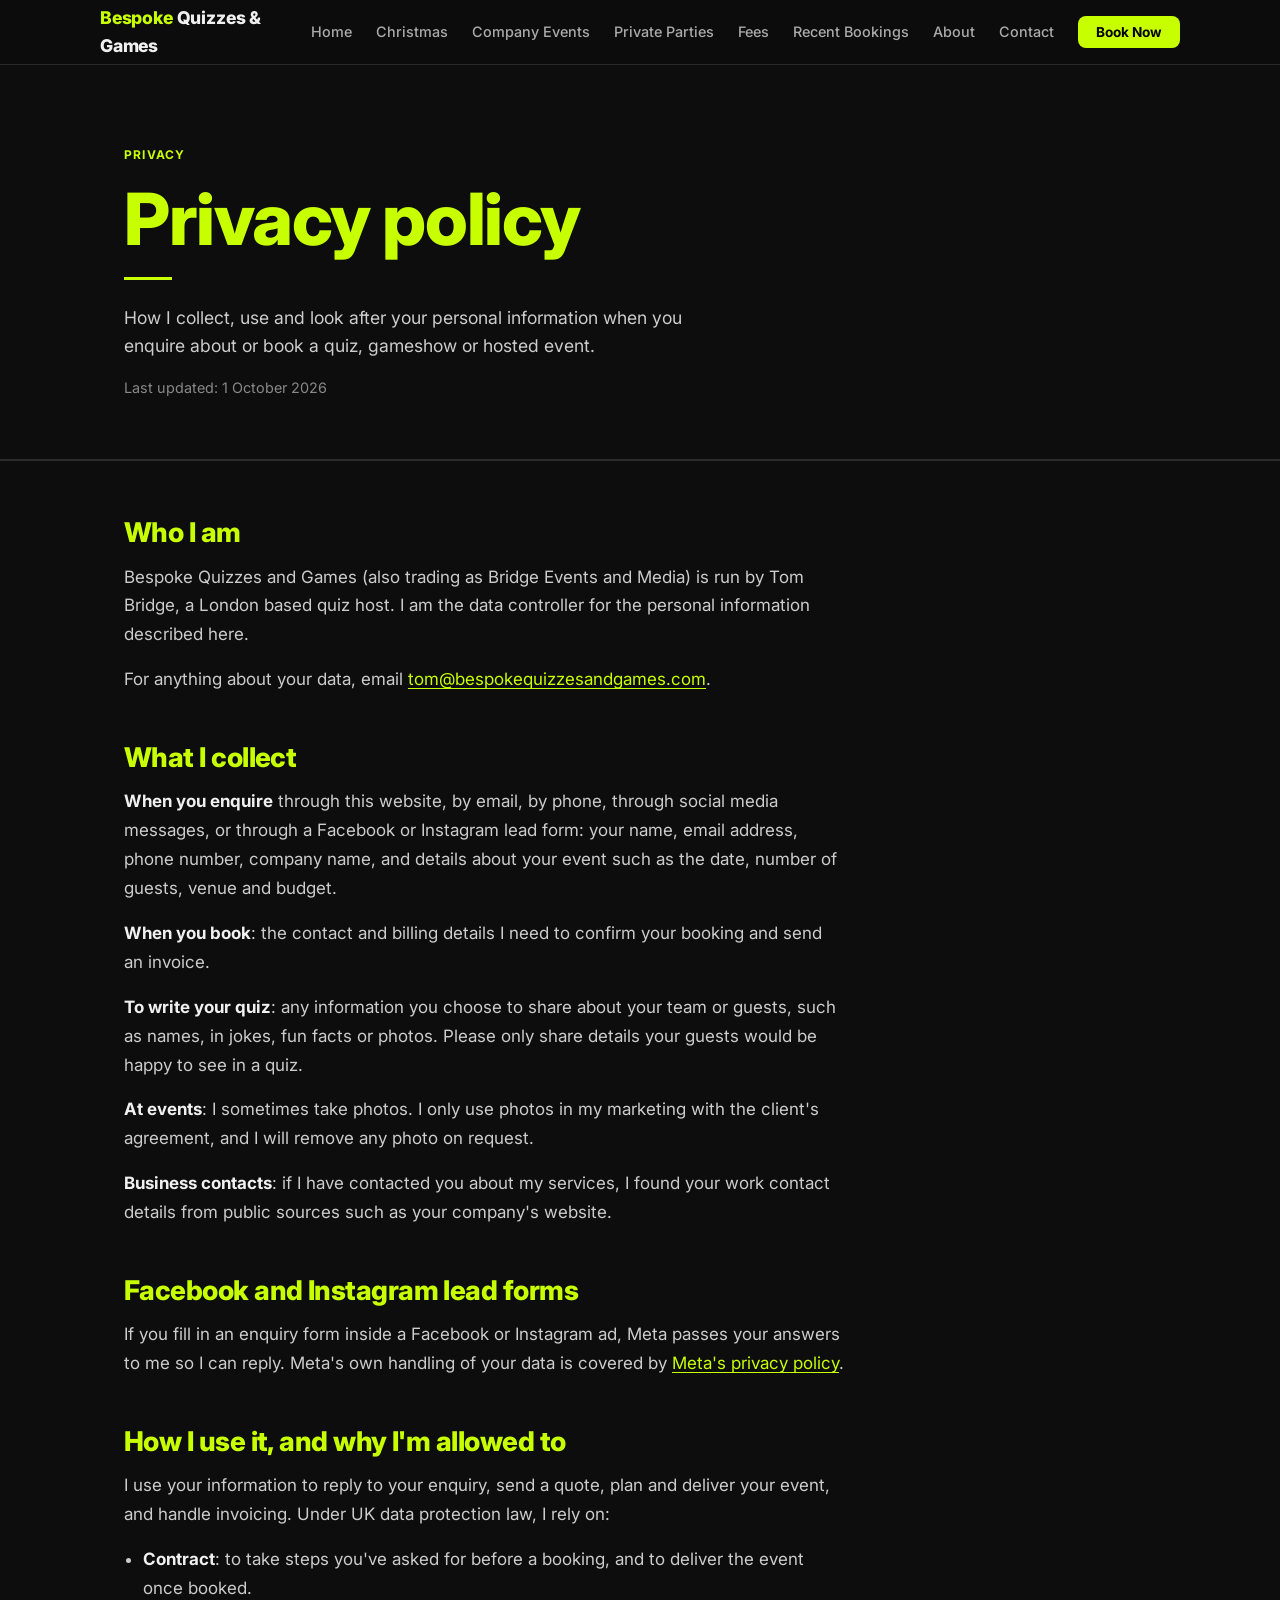
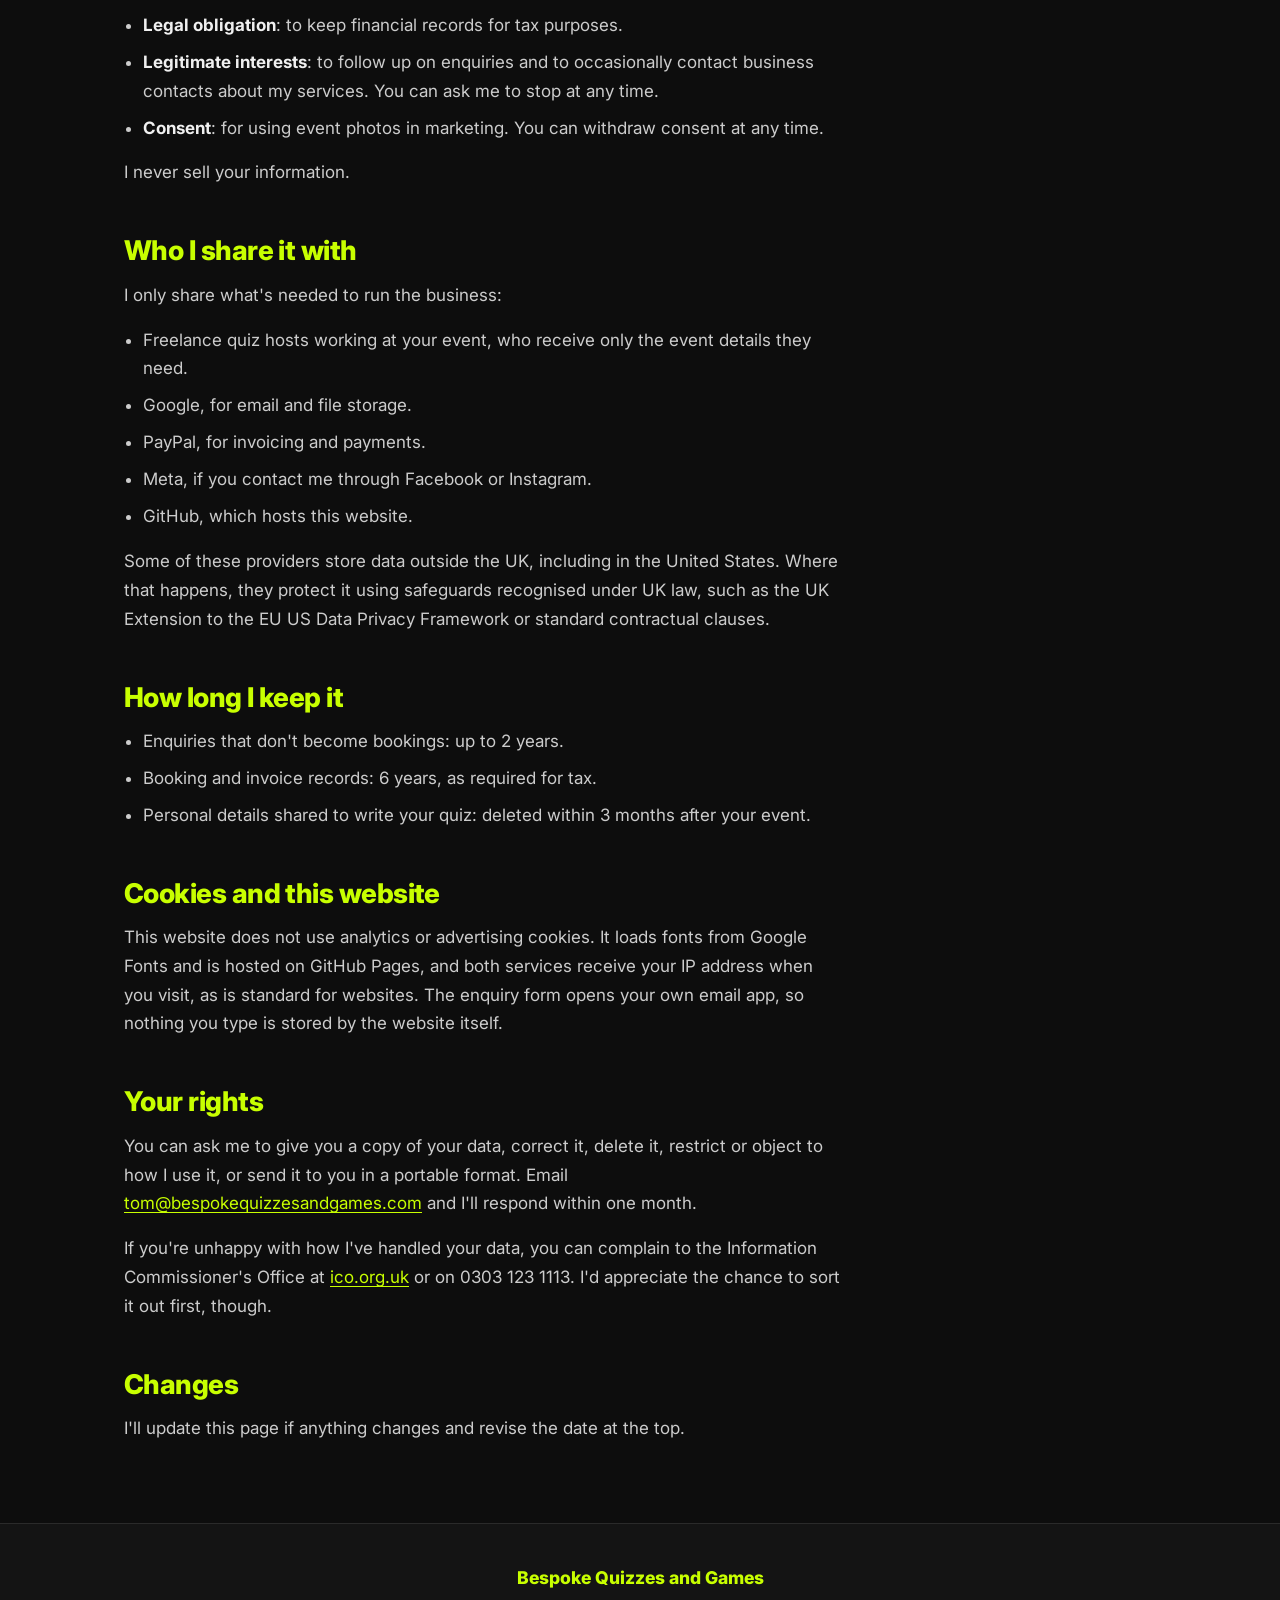
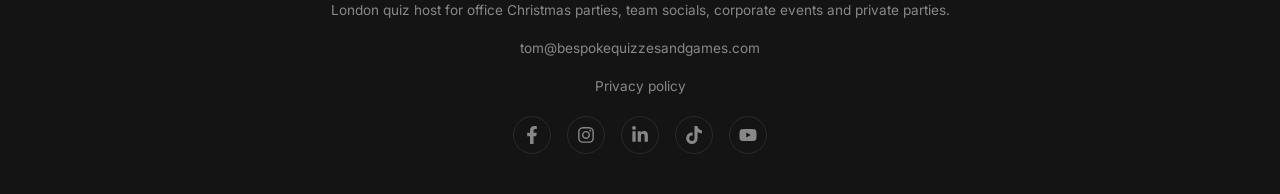
<file: pages/privacy.html>
<!DOCTYPE html>
<html lang="en">
<head>
  <meta charset="UTF-8" />
  <meta name="viewport" content="width=device-width, initial-scale=1.0" />
  <title>Privacy Policy | Bespoke Quizzes and Games</title>
  <meta name="description" content="How Bespoke Quizzes and Games collects, uses and protects your personal information." />
  <link rel="canonical" href="https://bespokequizzesandgames.com/pages/privacy.html" />
  <link rel="stylesheet" href="../style.css" />
  <link rel="preconnect" href="https://fonts.googleapis.com" />
  <link href="https://fonts.googleapis.com/css2?family=Inter:wght@400;500;600;700;800&display=swap" rel="stylesheet" />
</head>
<body>
<nav>
  <div class="nav-inner">
    <a href="../index.html" class="nav-logo">Bespoke<span> Quizzes & Games</span></a>
    <ul class="nav-links" id="navLinks">
      <li><a href="../index.html">Home</a></li>
      <li><a href="christmas-party-quiz.html">Christmas</a></li>
      <li><a href="company-events.html">Company Events</a></li>
      <li><a href="parties.html">Private Parties</a></li>
      <li><a href="fees.html">Fees</a></li>
      <li><a href="recent-bookings.html">Recent Bookings</a></li>
      <li><a href="about.html">About</a></li>
      <li><a href="contact.html">Contact</a></li>
      <li><a href="contact.html" class="nav-cta">Book Now</a></li>
    </ul>
    <button class="nav-toggle" id="navToggle" aria-label="Menu">
      <span></span><span></span><span></span>
    </button>
  </div>
</nav>
<section class="page-hero" style="border-top:none;">
  <div class="container">
    <p class="eyebrow">Privacy</p>
    <h1>Privacy policy</h1>
    <div class="divider"></div>
    <p style="max-width:560px; font-size:1.1rem;">How I collect, use and look after your personal information when you enquire about or book a quiz, gameshow or hosted event.</p>
    <p style="font-size:0.9rem; color:var(--muted);">Last updated: 1 October 2026</p>
  </div>
</section>

<section class="policy">
  <div class="container"><div class="policy-body">

    <h2>Who I am</h2>
    <p>Bespoke Quizzes and Games (also trading as Bridge Events and Media) is run by Tom Bridge, a London based quiz host. I am the data controller for the personal information described here.</p>
    <p>For anything about your data, email <a href="mailto:tom@bespokequizzesandgames.com">tom@bespokequizzesandgames.com</a>.</p>

    <h2>What I collect</h2>
    <p><strong>When you enquire</strong> through this website, by email, by phone, through social media messages, or through a Facebook or Instagram lead form: your name, email address, phone number, company name, and details about your event such as the date, number of guests, venue and budget.</p>
    <p><strong>When you book</strong>: the contact and billing details I need to confirm your booking and send an invoice.</p>
    <p><strong>To write your quiz</strong>: any information you choose to share about your team or guests, such as names, in jokes, fun facts or photos. Please only share details your guests would be happy to see in a quiz.</p>
    <p><strong>At events</strong>: I sometimes take photos. I only use photos in my marketing with the client's agreement, and I will remove any photo on request.</p>
    <p><strong>Business contacts</strong>: if I have contacted you about my services, I found your work contact details from public sources such as your company's website.</p>

    <h2>Facebook and Instagram lead forms</h2>
    <p>If you fill in an enquiry form inside a Facebook or Instagram ad, Meta passes your answers to me so I can reply. Meta's own handling of your data is covered by <a href="https://www.facebook.com/privacy/policy" target="_blank" rel="noopener noreferrer">Meta's privacy policy</a>.</p>

    <h2>How I use it, and why I'm allowed to</h2>
    <p>I use your information to reply to your enquiry, send a quote, plan and deliver your event, and handle invoicing. Under UK data protection law, I rely on:</p>
    <ul class="policy-list">
      <li><strong>Contract</strong>: to take steps you've asked for before a booking, and to deliver the event once booked.</li>
      <li><strong>Legal obligation</strong>: to keep financial records for tax purposes.</li>
      <li><strong>Legitimate interests</strong>: to follow up on enquiries and to occasionally contact business contacts about my services. You can ask me to stop at any time.</li>
      <li><strong>Consent</strong>: for using event photos in marketing. You can withdraw consent at any time.</li>
    </ul>
    <p>I never sell your information.</p>

    <h2>Who I share it with</h2>
    <p>I only share what's needed to run the business:</p>
    <ul class="policy-list">
      <li>Freelance quiz hosts working at your event, who receive only the event details they need.</li>
      <li>Google, for email and file storage.</li>
      <li>PayPal, for invoicing and payments.</li>
      <li>Meta, if you contact me through Facebook or Instagram.</li>
      <li>GitHub, which hosts this website.</li>
    </ul>
    <p>Some of these providers store data outside the UK, including in the United States. Where that happens, they protect it using safeguards recognised under UK law, such as the UK Extension to the EU US Data Privacy Framework or standard contractual clauses.</p>

    <h2>How long I keep it</h2>
    <ul class="policy-list">
      <li>Enquiries that don't become bookings: up to 2 years.</li>
      <li>Booking and invoice records: 6 years, as required for tax.</li>
      <li>Personal details shared to write your quiz: deleted within 3 months after your event.</li>
    </ul>

    <h2>Cookies and this website</h2>
    <p>This website does not use analytics or advertising cookies. It loads fonts from Google Fonts and is hosted on GitHub Pages, and both services receive your IP address when you visit, as is standard for websites. The enquiry form opens your own email app, so nothing you type is stored by the website itself.</p>

    <h2>Your rights</h2>
    <p>You can ask me to give you a copy of your data, correct it, delete it, restrict or object to how I use it, or send it to you in a portable format. Email <a href="mailto:tom@bespokequizzesandgames.com">tom@bespokequizzesandgames.com</a> and I'll respond within one month.</p>
    <p>If you're unhappy with how I've handled your data, you can complain to the Information Commissioner's Office at <a href="https://ico.org.uk/make-a-complaint/" target="_blank" rel="noopener noreferrer">ico.org.uk</a> or on 0303 123 1113. I'd appreciate the chance to sort it out first, though.</p>

    <h2>Changes</h2>
    <p>I'll update this page if anything changes and revise the date at the top.</p>

  </div></div>
</section>

<style>
  .policy { padding-top: 56px; }
  .policy-body { max-width: 720px; }
  .policy-body h2 { font-size: clamp(1.3rem, 2.6vw, 1.7rem); margin: 48px 0 14px; }
  .policy-body h2:first-child { margin-top: 0; }
  .policy-body p, .policy-list li { line-height: 1.7; }
  .policy-body strong { color: var(--white, #fff); }
  .policy-body a { text-decoration: underline; text-underline-offset: 3px; }
  .policy-list { margin: 0 0 1rem 1.2rem; color: #ccc; }
  .policy-list li { margin-bottom: 8px; }
</style>
<footer>
  <div class="footer-inner">
    <div class="footer-logo">Bespoke Quizzes and Games</div>
    <p>London quiz host for office Christmas parties, team socials, corporate events and private parties.</p>
    <p style="margin-top:8px;"><a href="mailto:tom@bespokequizzesandgames.com">tom@bespokequizzesandgames.com</a></p>
    <p style="margin-top:8px; font-size:0.85rem;"><a href="privacy.html">Privacy policy</a></p>
    <div class="footer-social">
      <a href="https://www.facebook.com/profile.php?id=61593762594324" target="_blank" rel="noopener noreferrer" aria-label="Bespoke Quizzes and Games on Facebook">
        <svg viewBox="0 0 320 512" aria-hidden="true"><path d="M279.14 288l14.22-92.66h-88.91v-60.13c0-25.35 12.42-50.06 52.24-50.06h40.42V6.26S260.43 0 225.36 0c-73.22 0-121.08 44.38-121.08 124.72v70.62H22.89V288h81.39v224h100.17V288z"/></svg>
      </a>
      <a href="https://www.instagram.com/bespoke_games" target="_blank" rel="noopener noreferrer" aria-label="Bespoke Quizzes and Games on Instagram">
        <svg viewBox="0 0 448 512" aria-hidden="true"><path d="M224.1 141c-63.6 0-114.9 51.3-114.9 114.9s51.3 114.9 114.9 114.9S339 319.5 339 255.9 287.7 141 224.1 141zm0 189.6c-41.1 0-74.7-33.5-74.7-74.7s33.5-74.7 74.7-74.7 74.7 33.5 74.7 74.7-33.6 74.7-74.7 74.7zm146.4-194.3c0 14.9-12 26.8-26.8 26.8-14.9 0-26.8-12-26.8-26.8s12-26.8 26.8-26.8 26.8 12 26.8 26.8zm76.1 27.2c-1.7-35.9-9.9-67.7-36.2-93.9-26.2-26.2-58-34.4-93.9-36.2-37-2.1-147.9-2.1-184.9 0-35.8 1.7-67.6 9.9-93.9 36.1s-34.4 58-36.2 93.9c-2.1 37-2.1 147.9 0 184.9 1.7 35.9 9.9 67.7 36.2 93.9s58 34.4 93.9 36.2c37 2.1 147.9 2.1 184.9 0 35.9-1.7 67.7-9.9 93.9-36.2 26.2-26.2 34.4-58 36.2-93.9 2.1-37 2.1-147.8 0-184.8zM398.8 388c-7.8 19.6-22.9 34.7-42.6 42.6-29.5 11.7-99.5 9-132.1 9s-102.7 2.6-132.1-9c-19.6-7.8-34.7-22.9-42.6-42.6-11.7-29.5-9-99.5-9-132.1s-2.6-102.7 9-132.1c7.8-19.6 22.9-34.7 42.6-42.6 29.5-11.7 99.5-9 132.1-9s102.7-2.6 132.1 9c19.6 7.8 34.7 22.9 42.6 42.6 11.7 29.5 9 99.5 9 132.1s2.7 102.7-9 132.1z"/></svg>
      </a>
      <a href="https://www.linkedin.com/company/bespoke-quizzes-and-games/" target="_blank" rel="noopener noreferrer" aria-label="Bespoke Quizzes and Games on LinkedIn">
        <svg viewBox="0 0 448 512" aria-hidden="true"><path d="M100.28 448H7.4V148.9h92.88zm-46.44-340a53.6 53.6 0 1 1 0-107.2 53.6 53.6 0 0 1 0 107.2zM447.9 448h-92.68V302.4c0-34.7-.7-79.3-48.29-79.3-48.29 0-55.69 37.7-55.69 76.7V448h-92.78V148.9h89.08v40.8h1.3c12.4-23.5 42.69-48.3 87.89-48.3 94 0 111.28 61.9 111.28 142.3V448z"/></svg>
      </a>
      <a href="https://www.tiktok.com/@bespokegames" target="_blank" rel="noopener noreferrer" aria-label="Bespoke Quizzes and Games on TikTok">
        <svg viewBox="0 0 448 512" aria-hidden="true"><path d="M448 209.9a210.1 210.1 0 0 1-122.8-39.3v178.8A162.6 162.6 0 1 1 185 188.3v89.9a74.6 74.6 0 1 0 52.2 71.2V0h88a121.2 121.2 0 0 0 1.9 22.2 122.2 122.2 0 0 0 53.9 80.2 121.4 121.4 0 0 0 67 20.1z"/></svg>
      </a>
      <a href="https://www.youtube.com/@BespokeGamesUK" target="_blank" rel="noopener noreferrer" aria-label="Bespoke Quizzes and Games on YouTube">
        <svg viewBox="0 0 576 512" aria-hidden="true"><path d="M549.7 124.1c-6.3-23.7-24.8-42.3-48.3-48.6C458.8 64 288 64 288 64S117.2 64 74.6 75.5c-23.5 6.3-42 24.9-48.3 48.6C14.9 167 14.9 256.4 14.9 256.4s0 89.4 11.4 132.3c6.3 23.6 24.8 41.5 48.3 47.8C117.2 448 288 448 288 448s170.8 0 213.4-11.5c23.5-6.3 42-24.2 48.3-47.8 11.4-42.9 11.4-132.3 11.4-132.3s0-89.4-11.4-132.3zM232.2 337.6V175.2l142.7 81.2-142.7 81.2z"/></svg>
      </a>
    </div>
  </div>
</footer>
<script>
  const toggle = document.getElementById('navToggle');
  const links = document.getElementById('navLinks');
  toggle.addEventListener('click', () => links.classList.toggle('open'));
</script>
</body>
</html>
</file>
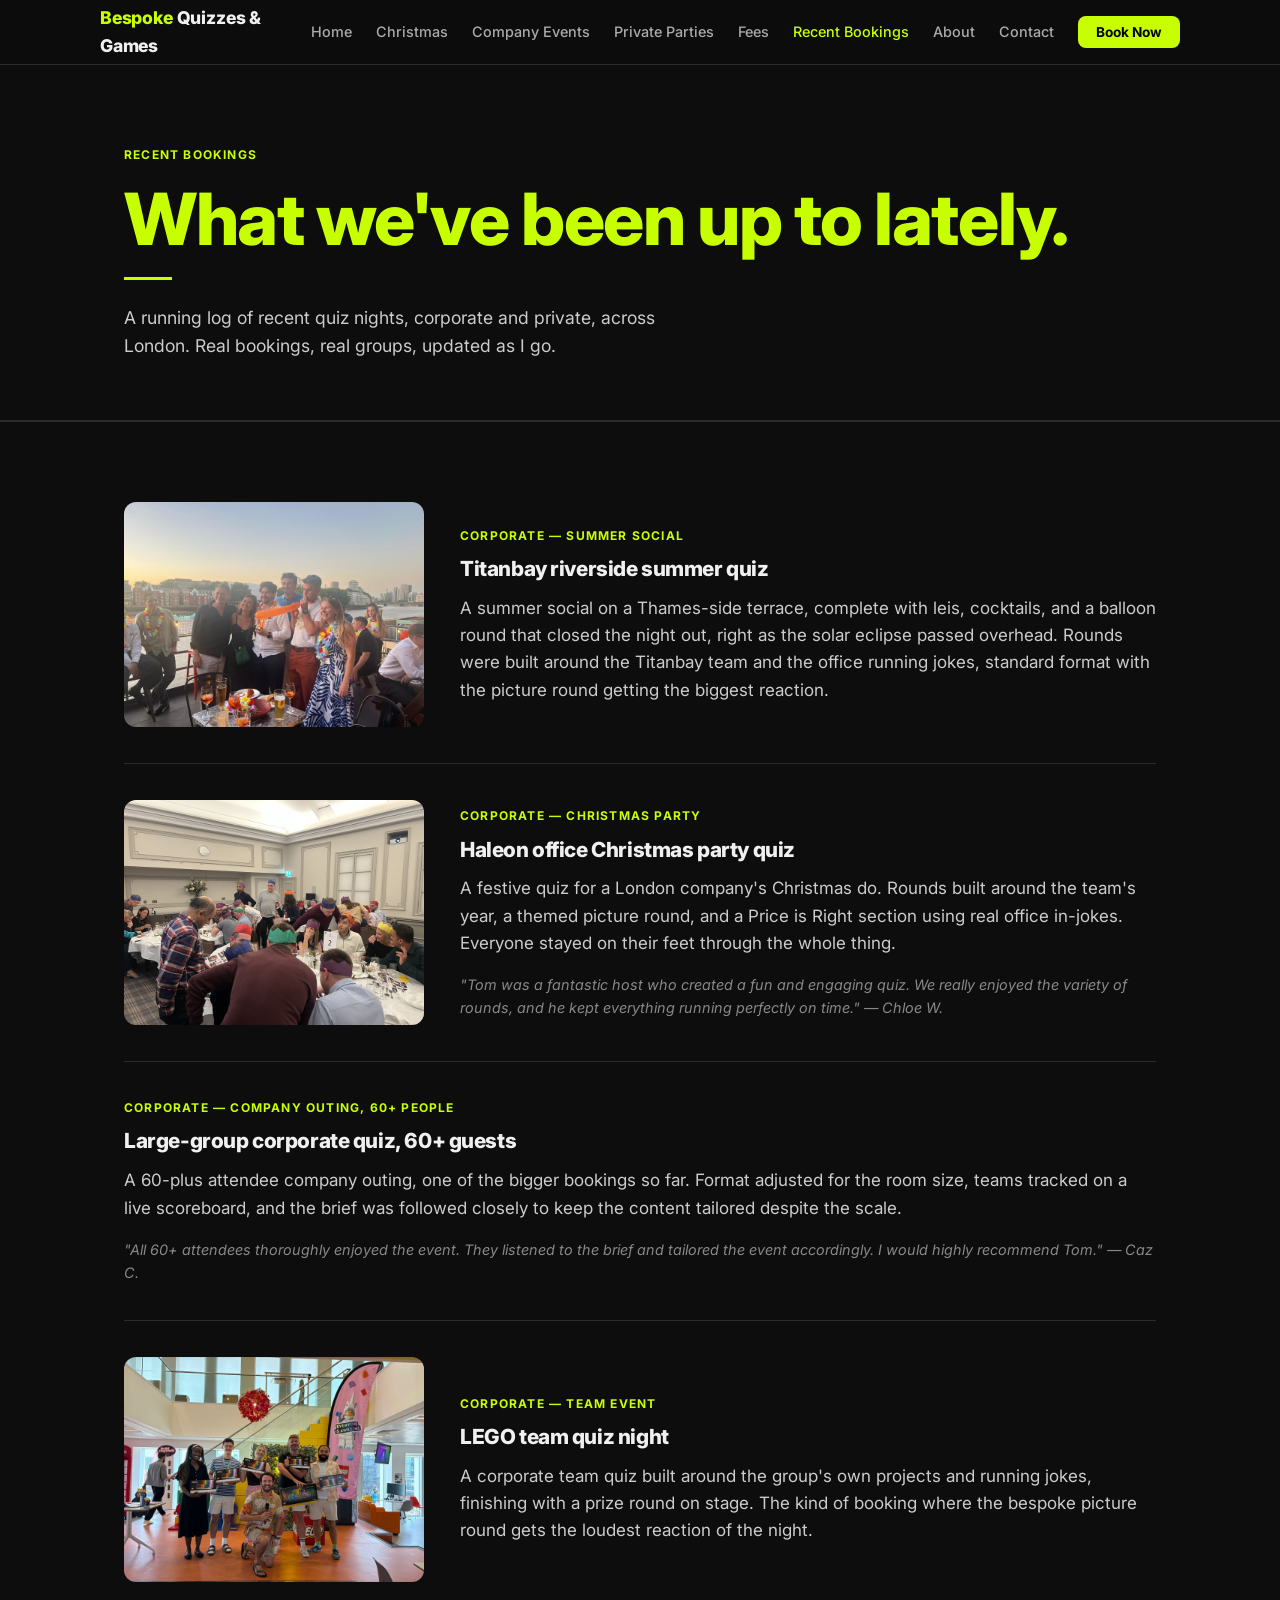
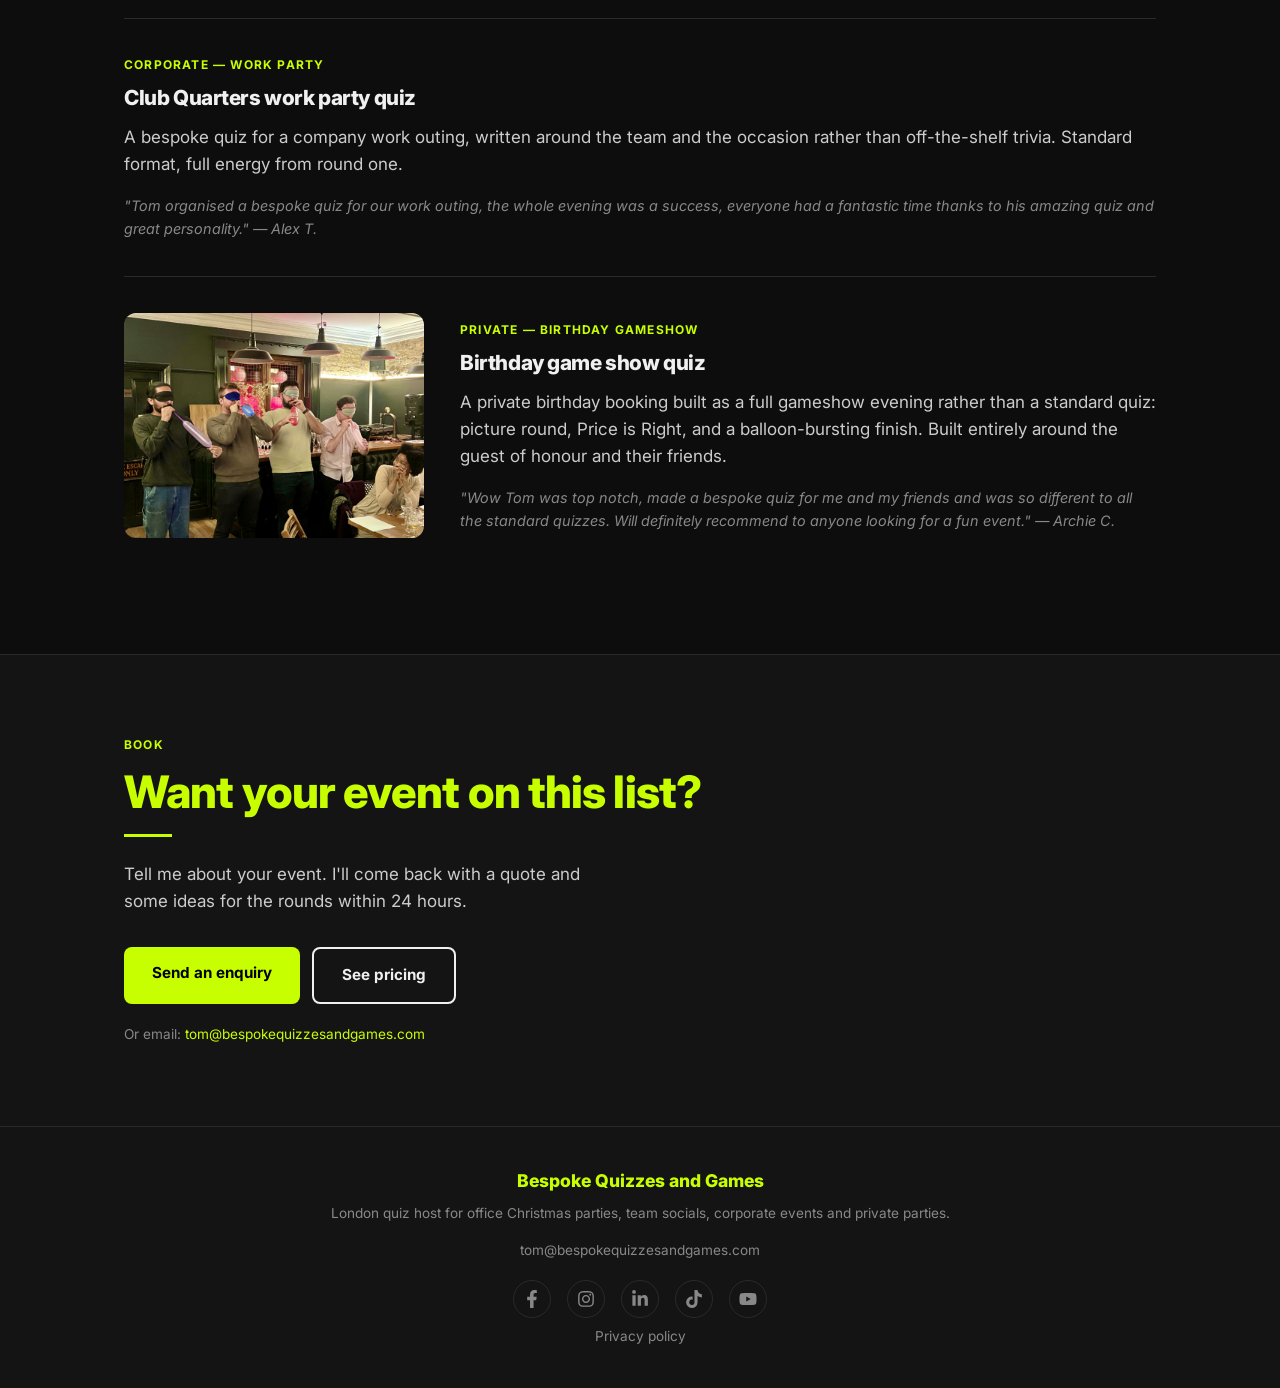
<file: pages/recent-bookings.html>
<!DOCTYPE html>
<html lang="en">
<head>
  <meta charset="UTF-8" />
  <meta name="viewport" content="width=device-width, initial-scale=1.0" />
  <title>Recent Christmas &amp; Corporate Quiz Nights in London | Bespoke Quizzes and Games</title>
  <meta name="description" content="Recent bespoke quiz nights in London: office Christmas parties, team socials for LEGO, Haleon and Titanbay, and private birthday game shows." />
  <link rel="stylesheet" href="../style.css" />
  <link rel="preconnect" href="https://fonts.googleapis.com" />
  <link href="https://fonts.googleapis.com/css2?family=Inter:wght@400;500;600;700;800&display=swap" rel="stylesheet" />
  <link rel="canonical" href="https://bespokequizzesandgames.com/pages/recent-bookings.html" />
  <meta property="og:type" content="website" />
  <meta property="og:site_name" content="Bespoke Quizzes and Games" />
  <meta property="og:title" content="Recent Christmas &amp; Corporate Quiz Nights in London | Bespoke Quizzes and Games" />
  <meta property="og:description" content="Recent bespoke quiz nights in London: office Christmas parties, team socials for LEGO, Haleon and Titanbay, and private birthday game shows." />
  <meta property="og:url" content="https://bespokequizzesandgames.com/pages/recent-bookings.html" />
  <meta property="og:image" content="https://bespokequizzesandgames.com/photos/og-image.png" />
  <meta property="og:image:width" content="1200" />
  <meta property="og:image:height" content="630" />
  <meta property="og:image:alt" content="Bespoke Quizzes &amp; Games, London quiz host" />
  <meta name="twitter:card" content="summary_large_image" />
  <meta name="twitter:title" content="Recent Christmas &amp; Corporate Quiz Nights in London | Bespoke Quizzes and Games" />
  <meta name="twitter:description" content="Recent bespoke quiz nights in London: office Christmas parties, team socials for LEGO, Haleon and Titanbay, and private birthday game shows." />
  <meta name="twitter:image" content="https://bespokequizzesandgames.com/photos/og-image.png" />
  <meta name="geo.region" content="GB-LON" />
  <meta name="geo.placename" content="London" />
  <meta name="ICBM" content="51.5074, -0.1278" />
  <script type="application/ld+json">
  {
    "@context": "https://schema.org",
    "@type": "EntertainmentBusiness",
    "sameAs": [
      "https://www.facebook.com/profile.php?id=61593762594324",
      "https://www.instagram.com/bespoke_games",
      "https://www.linkedin.com/company/bespoke-quizzes-and-games/",
      "https://www.tiktok.com/@bespokegames",
      "https://www.youtube.com/@BespokeGamesUK"
    ],
    "name": "Bespoke Quizzes and Games",
    "url": "https://bespokequizzesandgames.com/pages/recent-bookings.html",
    "email": "tom@bespokequizzesandgames.com",
    "areaServed": { "@type": "City", "name": "London" }
  }
  </script>
  <style>
    .booking-entry {
      display: grid;
      grid-template-columns: 300px 1fr;
      gap: 36px;
      align-items: center;
      padding: 36px 0;
      border-bottom: 1px solid var(--border);
    }
    .booking-entry:first-of-type { padding-top: 0; }
    .booking-entry:last-of-type { border-bottom: none; }
    .booking-entry.no-photo { grid-template-columns: 1fr; }
    .booking-photo {
      width: 100%;
      border-radius: 12px;
      object-fit: cover;
      aspect-ratio: 4/3;
    }
    .booking-text h3 { margin: 6px 0 14px; }
    .booking-quote {
      margin-top: 14px;
      font-size: 0.9rem;
      color: var(--muted);
      font-style: italic;
    }
    @media (max-width: 720px) {
      .booking-entry { grid-template-columns: 1fr; gap: 20px; }
    }
  </style>
</head>
<body>

<!-- NAV -->
<nav>
  <div class="nav-inner">
    <a href="../index.html" class="nav-logo">Bespoke<span> Quizzes & Games</span></a>
    <ul class="nav-links" id="navLinks">
      <li><a href="../index.html">Home</a></li>
      <li><a href="christmas-party-quiz.html">Christmas</a></li>
      <li><a href="company-events.html">Company Events</a></li>
      <li><a href="parties.html">Private Parties</a></li>
      <li><a href="fees.html">Fees</a></li>
      <li><a href="recent-bookings.html" class="active">Recent Bookings</a></li>
      <li><a href="about.html">About</a></li>
      <li><a href="contact.html">Contact</a></li>
      <li><a href="contact.html" class="nav-cta">Book Now</a></li>
    </ul>
    <button class="nav-toggle" id="navToggle" aria-label="Menu">
      <span></span><span></span><span></span>
    </button>
  </div>
</nav>

<!-- PAGE HERO -->
<section class="page-hero" style="border-top:none;">
  <div class="container">
    <p class="eyebrow">Recent bookings</p>
    <h1>What we've been up to lately.</h1>
    <div class="divider"></div>
    <p style="max-width:580px; font-size:1.1rem;">A running log of recent quiz nights, corporate and private, across London. Real bookings, real groups, updated as I go.</p>
  </div>
</section>

<!--
  ============================================================
  TEMPLATE — copy the block below for each new booking.
  Add new entries at the TOP of the list (newest first).
  Keep photos to 1-2 per booking, landscape works best.
  Fill in: event type, client/company (or first name + initial
  for private clients), month + year, 2-3 sentences on what
  made it specific to that group, and a one-line quote if you
  have one.
  ============================================================

  <div class="booking-entry">
    <img loading="lazy" decoding="async" src="../photos/YOUR-PHOTO.jpg" class="booking-photo" alt="Short description of the photo" />
    <div class="booking-text">
      <p class="section-label">Event type — Client/company name</p>
      <h3>Short headline, Month Year</h3>
      <p>2-3 sentences on the group, what was bespoke about it, and how it went.</p>
      <p class="booking-quote">"Optional quote from the client." — Name.</p>
    </div>
  </div>
-->

<!-- BOOKINGS LIST -->
<section>
  <div class="container">

    <div class="booking-entry">
      <img loading="lazy" decoding="async" src="../photos/titanbay1.jpg" class="booking-photo" alt="Titanbay team quiz on a riverside terrace" />
      <div class="booking-text">
        <p class="section-label">Corporate — summer social</p>
        <h3>Titanbay riverside summer quiz</h3>
        <p>A summer social on a Thames-side terrace, complete with leis, cocktails, and a balloon round that closed the night out, right as the solar eclipse passed overhead. Rounds were built around the Titanbay team and the office running jokes, standard format with the picture round getting the biggest reaction.</p>
      </div>
    </div>

    <div class="booking-entry">
      <img loading="lazy" decoding="async" src="../photos/quiz-xmas.jpeg" class="booking-photo" alt="Christmas company quiz night" />
      <div class="booking-text">
        <p class="section-label">Corporate — Christmas party</p>
        <h3>Haleon office Christmas party quiz</h3>
        <p>A festive quiz for a London company's Christmas do. Rounds built around the team's year, a themed picture round, and a Price is Right section using real office in-jokes. Everyone stayed on their feet through the whole thing.</p>
        <p class="booking-quote">"Tom was a fantastic host who created a fun and engaging quiz. We really enjoyed the variety of rounds, and he kept everything running perfectly on time." — Chloe W.</p>
      </div>
    </div>

    <div class="booking-entry no-photo">
      <div class="booking-text">
        <p class="section-label">Corporate — company outing, 60+ people</p>
        <h3>Large-group corporate quiz, 60+ guests</h3>
        <p>A 60-plus attendee company outing, one of the bigger bookings so far. Format adjusted for the room size, teams tracked on a live scoreboard, and the brief was followed closely to keep the content tailored despite the scale.</p>
        <p class="booking-quote">"All 60+ attendees thoroughly enjoyed the event. They listened to the brief and tailored the event accordingly. I would highly recommend Tom." — Caz C.</p>
      </div>
    </div>

    <div class="booking-entry">
      <img loading="lazy" decoding="async" src="../photos/legoimage10.jpg" class="booking-photo" alt="LEGO team quiz night, prizes being presented" />
      <div class="booking-text">
        <p class="section-label">Corporate — team event</p>
        <h3>LEGO team quiz night</h3>
        <p>A corporate team quiz built around the group's own projects and running jokes, finishing with a prize round on stage. The kind of booking where the bespoke picture round gets the loudest reaction of the night.</p>
      </div>
    </div>

    <div class="booking-entry no-photo">
      <div class="booking-text">
        <p class="section-label">Corporate — work party</p>
        <h3>Club Quarters work party quiz</h3>
        <p>A bespoke quiz for a company work outing, written around the team and the occasion rather than off-the-shelf trivia. Standard format, full energy from round one.</p>
        <p class="booking-quote">"Tom organised a bespoke quiz for our work outing, the whole evening was a success, everyone had a fantastic time thanks to his amazing quiz and great personality." — Alex T.</p>
      </div>
    </div>

    <div class="booking-entry">
      <img loading="lazy" decoding="async" src="../photos/quiz-balloon.jpeg" class="booking-photo" alt="Birthday gameshow quiz night" />
      <div class="booking-text">
        <p class="section-label">Private — birthday gameshow</p>
        <h3>Birthday game show quiz</h3>
        <p>A private birthday booking built as a full gameshow evening rather than a standard quiz: picture round, Price is Right, and a balloon-bursting finish. Built entirely around the guest of honour and their friends.</p>
        <p class="booking-quote">"Wow Tom was top notch, made a bespoke quiz for me and my friends and was so different to all the standard quizzes. Will definitely recommend to anyone looking for a fun event." — Archie C.</p>
      </div>
    </div>

  </div>
</section>

<!-- CTA -->
<section style="background: var(--bg-mid);">
  <div class="container">
    <p class="section-label">Book</p>
    <h2>Want your event on this list?</h2>
    <div class="divider"></div>
    <p style="max-width:500px; margin-bottom:32px;">Tell me about your event. I'll come back with a quote and some ideas for the rounds within 24 hours.</p>
    <div class="btn-group">
      <a href="contact.html" class="btn btn-primary">Send an enquiry</a>
      <a href="fees.html" class="btn btn-outline">See pricing</a>
    </div>
    <p style="margin-top:20px; font-size:0.85rem; color:var(--muted);">Or email: <a href="mailto:tom@bespokequizzesandgames.com">tom@bespokequizzesandgames.com</a></p>
  </div>
</section>

<!-- FOOTER -->
<footer>
  <div class="footer-inner">
    <div class="footer-logo">Bespoke Quizzes and Games</div>
    <p>London quiz host for office Christmas parties, team socials, corporate events and private parties.</p>
    <p style="margin-top:8px;"><a href="mailto:tom@bespokequizzesandgames.com">tom@bespokequizzesandgames.com</a></p>
    <div class="footer-social">
      <a href="https://www.facebook.com/profile.php?id=61593762594324" target="_blank" rel="noopener noreferrer" aria-label="Bespoke Quizzes and Games on Facebook">
        <svg viewBox="0 0 320 512" aria-hidden="true"><path d="M279.14 288l14.22-92.66h-88.91v-60.13c0-25.35 12.42-50.06 52.24-50.06h40.42V6.26S260.43 0 225.36 0c-73.22 0-121.08 44.38-121.08 124.72v70.62H22.89V288h81.39v224h100.17V288z"/></svg>
      </a>
      <a href="https://www.instagram.com/bespoke_games" target="_blank" rel="noopener noreferrer" aria-label="Bespoke Quizzes and Games on Instagram">
        <svg viewBox="0 0 448 512" aria-hidden="true"><path d="M224.1 141c-63.6 0-114.9 51.3-114.9 114.9s51.3 114.9 114.9 114.9S339 319.5 339 255.9 287.7 141 224.1 141zm0 189.6c-41.1 0-74.7-33.5-74.7-74.7s33.5-74.7 74.7-74.7 74.7 33.5 74.7 74.7-33.6 74.7-74.7 74.7zm146.4-194.3c0 14.9-12 26.8-26.8 26.8-14.9 0-26.8-12-26.8-26.8s12-26.8 26.8-26.8 26.8 12 26.8 26.8zm76.1 27.2c-1.7-35.9-9.9-67.7-36.2-93.9-26.2-26.2-58-34.4-93.9-36.2-37-2.1-147.9-2.1-184.9 0-35.8 1.7-67.6 9.9-93.9 36.1s-34.4 58-36.2 93.9c-2.1 37-2.1 147.9 0 184.9 1.7 35.9 9.9 67.7 36.2 93.9s58 34.4 93.9 36.2c37 2.1 147.9 2.1 184.9 0 35.9-1.7 67.7-9.9 93.9-36.2 26.2-26.2 34.4-58 36.2-93.9 2.1-37 2.1-147.8 0-184.8zM398.8 388c-7.8 19.6-22.9 34.7-42.6 42.6-29.5 11.7-99.5 9-132.1 9s-102.7 2.6-132.1-9c-19.6-7.8-34.7-22.9-42.6-42.6-11.7-29.5-9-99.5-9-132.1s-2.6-102.7 9-132.1c7.8-19.6 22.9-34.7 42.6-42.6 29.5-11.7 99.5-9 132.1-9s102.7-2.6 132.1 9c19.6 7.8 34.7 22.9 42.6 42.6 11.7 29.5 9 99.5 9 132.1s2.7 102.7-9 132.1z"/></svg>
      </a>
      <a href="https://www.linkedin.com/company/bespoke-quizzes-and-games/" target="_blank" rel="noopener noreferrer" aria-label="Bespoke Quizzes and Games on LinkedIn">
        <svg viewBox="0 0 448 512" aria-hidden="true"><path d="M100.28 448H7.4V148.9h92.88zm-46.44-340a53.6 53.6 0 1 1 0-107.2 53.6 53.6 0 0 1 0 107.2zM447.9 448h-92.68V302.4c0-34.7-.7-79.3-48.29-79.3-48.29 0-55.69 37.7-55.69 76.7V448h-92.78V148.9h89.08v40.8h1.3c12.4-23.5 42.69-48.3 87.89-48.3 94 0 111.28 61.9 111.28 142.3V448z"/></svg>
      </a>
      <a href="https://www.tiktok.com/@bespokegames" target="_blank" rel="noopener noreferrer" aria-label="Bespoke Quizzes and Games on TikTok">
        <svg viewBox="0 0 448 512" aria-hidden="true"><path d="M448 209.9a210.1 210.1 0 0 1-122.8-39.3v178.8A162.6 162.6 0 1 1 185 188.3v89.9a74.6 74.6 0 1 0 52.2 71.2V0h88a121.2 121.2 0 0 0 1.9 22.2 122.2 122.2 0 0 0 53.9 80.2 121.4 121.4 0 0 0 67 20.1z"/></svg>
      </a>
      <a href="https://www.youtube.com/@BespokeGamesUK" target="_blank" rel="noopener noreferrer" aria-label="Bespoke Quizzes and Games on YouTube">
        <svg viewBox="0 0 576 512" aria-hidden="true"><path d="M549.7 124.1c-6.3-23.7-24.8-42.3-48.3-48.6C458.8 64 288 64 288 64S117.2 64 74.6 75.5c-23.5 6.3-42 24.9-48.3 48.6C14.9 167 14.9 256.4 14.9 256.4s0 89.4 11.4 132.3c6.3 23.6 24.8 41.5 48.3 47.8C117.2 448 288 448 288 448s170.8 0 213.4-11.5c23.5-6.3 42-24.2 48.3-47.8 11.4-42.9 11.4-132.3 11.4-132.3s0-89.4-11.4-132.3zM232.2 337.6V175.2l142.7 81.2-142.7 81.2z"/></svg>
      </a>
    </div>
    <p style="margin-top:8px;"><a href="privacy.html">Privacy policy</a></p>
  </div>
</footer>

<script>
  const toggle = document.getElementById('navToggle');
  const links = document.getElementById('navLinks');
  toggle.addEventListener('click', () => links.classList.toggle('open'));
</script>
</body>
</html>
</file>
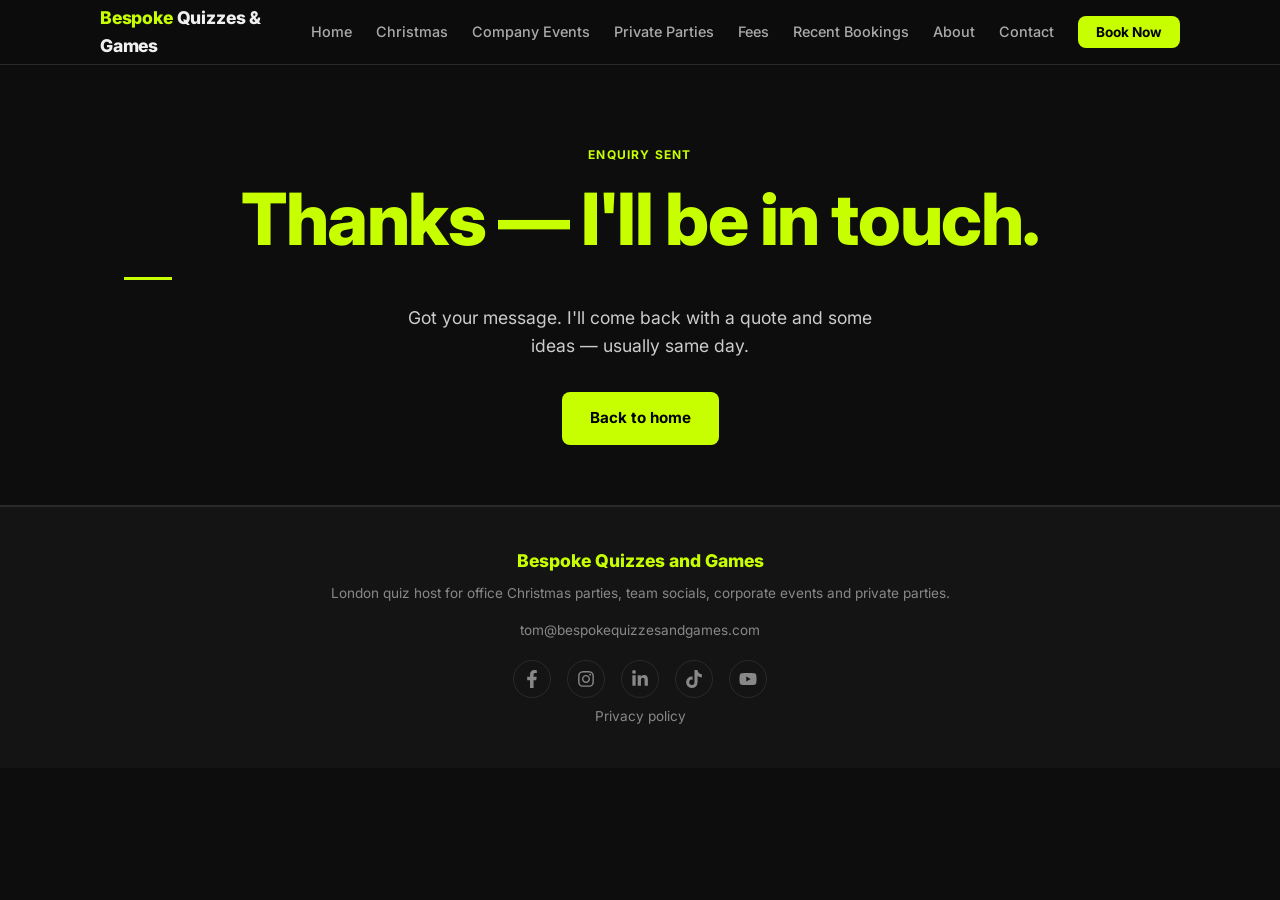
<file: pages/thanks.html>
<!DOCTYPE html>
<html lang="en">
<head>
  <meta charset="UTF-8" />
  <meta name="viewport" content="width=device-width, initial-scale=1.0" />
  <title>Thanks | Bespoke Quizzes and Games</title>
  <link rel="stylesheet" href="../style.css" />
  <link rel="preconnect" href="https://fonts.googleapis.com" />
  <link href="https://fonts.googleapis.com/css2?family=Inter:wght@400;500;600;700;800&display=swap" rel="stylesheet" />
</head>
<body>
<nav>
  <div class="nav-inner">
    <a href="../index.html" class="nav-logo">Bespoke<span> Quizzes & Games</span></a>
    <ul class="nav-links" id="navLinks">
      <li><a href="../index.html">Home</a></li>
      <li><a href="christmas-party-quiz.html">Christmas</a></li>
      <li><a href="company-events.html">Company Events</a></li>
      <li><a href="parties.html">Private Parties</a></li>
      <li><a href="fees.html">Fees</a></li>
      <li><a href="recent-bookings.html">Recent Bookings</a></li>
      <li><a href="about.html">About</a></li>
      <li><a href="contact.html">Contact</a></li>
      <li><a href="contact.html" class="nav-cta">Book Now</a></li>
    </ul>
    <button class="nav-toggle" id="navToggle" aria-label="Menu">
      <span></span><span></span><span></span>
    </button>
  </div>
</nav>
<section class="page-hero" style="border-top:none; text-align:center;">
  <div class="container">
    <p class="eyebrow">Enquiry sent</p>
    <h1>Thanks — I'll be in touch.</h1>
    <div class="divider"></div>
    <p style="max-width:480px; margin: 0 auto 32px; font-size:1.1rem;">Got your message. I'll come back with a quote and some ideas — usually same day.</p>
    <a href="../index.html" class="btn btn-primary">Back to home</a>
  </div>
</section>
<footer>
  <div class="footer-inner">
    <div class="footer-logo">Bespoke Quizzes and Games</div>
    <p>London quiz host for office Christmas parties, team socials, corporate events and private parties.</p>
    <p style="margin-top:8px;"><a href="mailto:tom@bespokequizzesandgames.com">tom@bespokequizzesandgames.com</a></p>
    <div class="footer-social">
      <a href="https://www.facebook.com/profile.php?id=61593762594324" target="_blank" rel="noopener noreferrer" aria-label="Bespoke Quizzes and Games on Facebook">
        <svg viewBox="0 0 320 512" aria-hidden="true"><path d="M279.14 288l14.22-92.66h-88.91v-60.13c0-25.35 12.42-50.06 52.24-50.06h40.42V6.26S260.43 0 225.36 0c-73.22 0-121.08 44.38-121.08 124.72v70.62H22.89V288h81.39v224h100.17V288z"/></svg>
      </a>
      <a href="https://www.instagram.com/bespoke_games" target="_blank" rel="noopener noreferrer" aria-label="Bespoke Quizzes and Games on Instagram">
        <svg viewBox="0 0 448 512" aria-hidden="true"><path d="M224.1 141c-63.6 0-114.9 51.3-114.9 114.9s51.3 114.9 114.9 114.9S339 319.5 339 255.9 287.7 141 224.1 141zm0 189.6c-41.1 0-74.7-33.5-74.7-74.7s33.5-74.7 74.7-74.7 74.7 33.5 74.7 74.7-33.6 74.7-74.7 74.7zm146.4-194.3c0 14.9-12 26.8-26.8 26.8-14.9 0-26.8-12-26.8-26.8s12-26.8 26.8-26.8 26.8 12 26.8 26.8zm76.1 27.2c-1.7-35.9-9.9-67.7-36.2-93.9-26.2-26.2-58-34.4-93.9-36.2-37-2.1-147.9-2.1-184.9 0-35.8 1.7-67.6 9.9-93.9 36.1s-34.4 58-36.2 93.9c-2.1 37-2.1 147.9 0 184.9 1.7 35.9 9.9 67.7 36.2 93.9s58 34.4 93.9 36.2c37 2.1 147.9 2.1 184.9 0 35.9-1.7 67.7-9.9 93.9-36.2 26.2-26.2 34.4-58 36.2-93.9 2.1-37 2.1-147.8 0-184.8zM398.8 388c-7.8 19.6-22.9 34.7-42.6 42.6-29.5 11.7-99.5 9-132.1 9s-102.7 2.6-132.1-9c-19.6-7.8-34.7-22.9-42.6-42.6-11.7-29.5-9-99.5-9-132.1s-2.6-102.7 9-132.1c7.8-19.6 22.9-34.7 42.6-42.6 29.5-11.7 99.5-9 132.1-9s102.7-2.6 132.1 9c19.6 7.8 34.7 22.9 42.6 42.6 11.7 29.5 9 99.5 9 132.1s2.7 102.7-9 132.1z"/></svg>
      </a>
      <a href="https://www.linkedin.com/company/bespoke-quizzes-and-games/" target="_blank" rel="noopener noreferrer" aria-label="Bespoke Quizzes and Games on LinkedIn">
        <svg viewBox="0 0 448 512" aria-hidden="true"><path d="M100.28 448H7.4V148.9h92.88zm-46.44-340a53.6 53.6 0 1 1 0-107.2 53.6 53.6 0 0 1 0 107.2zM447.9 448h-92.68V302.4c0-34.7-.7-79.3-48.29-79.3-48.29 0-55.69 37.7-55.69 76.7V448h-92.78V148.9h89.08v40.8h1.3c12.4-23.5 42.69-48.3 87.89-48.3 94 0 111.28 61.9 111.28 142.3V448z"/></svg>
      </a>
      <a href="https://www.tiktok.com/@bespokegames" target="_blank" rel="noopener noreferrer" aria-label="Bespoke Quizzes and Games on TikTok">
        <svg viewBox="0 0 448 512" aria-hidden="true"><path d="M448 209.9a210.1 210.1 0 0 1-122.8-39.3v178.8A162.6 162.6 0 1 1 185 188.3v89.9a74.6 74.6 0 1 0 52.2 71.2V0h88a121.2 121.2 0 0 0 1.9 22.2 122.2 122.2 0 0 0 53.9 80.2 121.4 121.4 0 0 0 67 20.1z"/></svg>
      </a>
      <a href="https://www.youtube.com/@BespokeGamesUK" target="_blank" rel="noopener noreferrer" aria-label="Bespoke Quizzes and Games on YouTube">
        <svg viewBox="0 0 576 512" aria-hidden="true"><path d="M549.7 124.1c-6.3-23.7-24.8-42.3-48.3-48.6C458.8 64 288 64 288 64S117.2 64 74.6 75.5c-23.5 6.3-42 24.9-48.3 48.6C14.9 167 14.9 256.4 14.9 256.4s0 89.4 11.4 132.3c6.3 23.6 24.8 41.5 48.3 47.8C117.2 448 288 448 288 448s170.8 0 213.4-11.5c23.5-6.3 42-24.2 48.3-47.8 11.4-42.9 11.4-132.3 11.4-132.3s0-89.4-11.4-132.3zM232.2 337.6V175.2l142.7 81.2-142.7 81.2z"/></svg>
      </a>
    </div>
    <p style="margin-top:8px;"><a href="privacy.html">Privacy policy</a></p>
  </div>
</footer>
<script>
  const toggle = document.getElementById('navToggle');
  const links = document.getElementById('navLinks');
  toggle.addEventListener('click', () => links.classList.toggle('open'));
</script>
</body>
</html>
</file>
<file: style.css>
/* ============================================================
   Bespoke Quizzes and Games — shared styles
   ============================================================ */

:root {
  --bg:        #0d0d0d;
  --bg-mid:    #141414;
  --bg-card:   #1a1a1a;
  --neon:      #c8ff00;
  --neon-dim:  #a0cc00;
  --white:     #f0f0f0;
  --muted:     #888;
  --border:    #2a2a2a;
  --radius:    8px;
  --font:      'Inter', 'Helvetica Neue', Arial, sans-serif;
}

* { box-sizing: border-box; margin: 0; padding: 0; }

html { scroll-behavior: smooth; }

body {
  background: var(--bg);
  color: var(--white);
  font-family: var(--font);
  font-size: 17px;
  line-height: 1.6;
}

/* ── TYPOGRAPHY ── */
h1, h2, h3, h4 {
  font-weight: 800;
  line-height: 1.15;
  letter-spacing: -0.02em;
}

h1 { font-size: clamp(2.4rem, 6vw, 4.5rem); color: var(--neon); }
h2 { font-size: clamp(1.8rem, 4vw, 2.8rem); color: var(--neon); }
h3 { font-size: 1.3rem; color: var(--white); }
h4 { font-size: 1rem; color: var(--muted); font-weight: 600; text-transform: uppercase; letter-spacing: 0.08em; }

p { margin-bottom: 1rem; color: #ccc; }
p:last-child { margin-bottom: 0; }

a { color: var(--neon); text-decoration: none; }
a:hover { text-decoration: underline; }

/* ── LAYOUT ── */
.container {
  max-width: 1080px;
  margin: 0 auto;
  padding: 0 24px;
}

section { padding: 80px 0; }
section + section { border-top: 1px solid var(--border); }

/* ── URGENCY BANNER ── */
.urgency-banner {
  background: var(--neon);
  color: #000;
  padding: 10px 0;
  overflow: hidden;
}

.urgency-track {
  display: flex;
  width: max-content;
  animation: scroll-urgency 28s linear infinite;
}

.urgency-item {
  font-family: var(--font);
  font-size: 0.85rem;
  font-weight: 800;
  letter-spacing: -0.01em;
  white-space: nowrap;
  padding: 0 40px;
}

.urgency-banner a {
  color: #000;
  text-decoration: underline;
}

@keyframes scroll-urgency {
  0%   { transform: translateX(0); }
  100% { transform: translateX(-50%); }
}

/* ── NAV ── */
nav {
  position: sticky;
  top: 0;
  z-index: 100;
  background: rgba(13,13,13,0.95);
  backdrop-filter: blur(8px);
  border-bottom: 1px solid var(--border);
  padding: 0 24px;
}

.nav-inner {
  max-width: 1080px;
  margin: 0 auto;
  display: flex;
  align-items: center;
  justify-content: space-between;
  height: 64px;
}

.nav-logo {
  font-size: 1.1rem;
  font-weight: 800;
  color: var(--neon);
  letter-spacing: -0.01em;
  text-decoration: none;
}

.nav-logo span { color: var(--white); }

.nav-links {
  display: flex;
  gap: 24px;
  list-style: none;
}

.nav-links a {
  color: #aaa;
  font-size: 0.9rem;
  font-weight: 500;
  transition: color 0.2s;
}

.nav-links a:hover,
.nav-links a.active { color: var(--neon); text-decoration: none; }

.nav-cta {
  background: var(--neon);
  color: #000 !important;
  padding: 8px 18px;
  border-radius: var(--radius);
  font-weight: 700 !important;
  font-size: 0.85rem !important;
}

.nav-cta:hover { background: var(--neon-dim); text-decoration: none !important; }

/* hamburger */
.nav-toggle { display: none; background: none; border: none; cursor: pointer; padding: 4px; }
.nav-toggle span {
  display: block; width: 22px; height: 2px;
  background: var(--white); margin: 5px 0; transition: 0.3s;
}

/* ── HERO ── */
.hero {
  min-height: 92vh;
  display: flex;
  align-items: center;
  position: relative;
  overflow: hidden;
  border-top: none;
}

.hero-bg {
  position: absolute;
  inset: 0;
  background-size: cover;
  background-position: center;
  filter: brightness(0.25);
  z-index: 0;
}

.hero-content {
  position: relative;
  z-index: 1;
  max-width: 720px;
}

.hero-eyebrow {
  display: inline-block;
  background: var(--neon);
  color: #000;
  font-size: 0.75rem;
  font-weight: 700;
  letter-spacing: 0.1em;
  text-transform: uppercase;
  padding: 4px 12px;
  border-radius: 4px;
  margin-bottom: 20px;
}

.hero h1 { margin-bottom: 20px; }

.hero-sub {
  font-size: 1.2rem;
  color: #ccc;
  max-width: 540px;
  margin-bottom: 36px;
}

/* ── BUTTONS ── */
.btn {
  display: inline-block;
  padding: 14px 28px;
  border-radius: var(--radius);
  font-weight: 700;
  font-size: 0.95rem;
  cursor: pointer;
  border: none;
  transition: transform 0.15s, opacity 0.15s;
  text-decoration: none;
}

.btn:hover { transform: translateY(-1px); opacity: 0.92; text-decoration: none; }

.btn-primary { background: var(--neon); color: #000; }
.btn-outline  { background: transparent; color: var(--white); border: 2px solid var(--white); }

.btn-group { display: flex; gap: 12px; flex-wrap: wrap; }

/* ── CARDS ── */
.card-grid {
  display: grid;
  gap: 24px;
}

.card-grid-2 { grid-template-columns: repeat(2, minmax(0, 1fr)); }
@media (max-width: 720px) { .card-grid-2 { grid-template-columns: 1fr; } }
.card-grid-3 { grid-template-columns: repeat(auto-fit, minmax(240px, 1fr)); }

.card {
  background: var(--bg-card);
  border: 1px solid var(--border);
  border-radius: 12px;
  padding: 28px;
  transition: transform 0.2s ease, border-color 0.2s ease, background 0.2s ease, box-shadow 0.2s ease;
}

.card:hover {
  transform: translateY(-6px);
  background: #212121;
  border-color: var(--neon);
  box-shadow: 0 12px 24px rgba(0,0,0,0.4);
}

.card h3 { margin-bottom: 10px; }

/* ── ROUNDS LIST ── */
.rounds-list {
  list-style: none;
  display: grid;
  grid-template-columns: repeat(auto-fit, minmax(200px, 1fr));
  gap: 12px;
}

.rounds-list li {
  background: var(--bg-card);
  border: 1px solid var(--border);
  border-left: 3px solid var(--neon);
  padding: 14px 18px;
  border-radius: var(--radius);
  font-size: 0.95rem;
  color: var(--white);
}

/* ── CLIENTS BANNER ── */
.clients-banner {
  background: #dcdcdc;
  border-top: 1px solid rgba(0,0,0,0.15);
  border-bottom: 1px solid rgba(0,0,0,0.15);
  padding: 16px 24px;
  display: flex;
  align-items: center;
  gap: 24px;
  overflow: hidden;
}
.clients-label {
  font-size: 0.7rem;
  font-weight: 700;
  letter-spacing: 0.1em;
  text-transform: uppercase;
  color: #444;
  white-space: nowrap;
  flex-shrink: 0;
}
.clients-track-wrapper {
  overflow: hidden;
  flex: 1;
}
.clients-track {
  display: flex;
  align-items: center;
  gap: 56px;
  animation: scroll-logos 18s linear infinite;
  width: max-content;
}
.client-logo-img {
  height: 28px;
  width: auto;
  flex-shrink: 0;
  opacity: 0.9;
}
@keyframes scroll-logos {
  0%   { transform: translateX(0); }
  100% { transform: translateX(-50%); }
}

/* ── ROUNDS GRID ── */
.rounds-grid {
  display: grid;
  grid-template-columns: repeat(3, 1fr);
  gap: 16px;
}
.round-card {
  background: var(--bg-card);
  border: 1px solid var(--border);
  border-radius: 12px;
  padding: 24px 20px;
  display: flex;
  flex-direction: column;
  gap: 12px;
  font-size: 1.6rem;
}
.round-card span {
  font-size: 0.9rem;
  color: var(--white);
  line-height: 1.4;
}
@media (max-width: 640px) {
  .rounds-grid { grid-template-columns: repeat(2, 1fr); }
}

/* ── REVIEWS ── */
.reviews-grid {
  display: grid;
  grid-template-columns: repeat(auto-fit, minmax(280px, 1fr));
  gap: 20px;
}
.reviews-grid-2x2 {
  grid-template-columns: repeat(2, 1fr);
}
@media (max-width: 640px) {
  .reviews-grid-2x2 { grid-template-columns: 1fr; }
}

.review-card {
  background: var(--bg-card);
  border: 1px solid var(--border);
  border-radius: 12px;
  padding: 24px;
  transition: transform 0.2s ease, border-color 0.2s ease, background 0.2s ease, box-shadow 0.2s ease;
}

.review-card:hover {
  transform: translateY(-6px);
  background: #212121;
  border-color: var(--neon);
  box-shadow: 0 12px 24px rgba(0,0,0,0.4);
}

.stars { color: var(--neon); font-size: 1.1rem; margin-bottom: 12px; }

.review-card blockquote {
  font-size: 0.95rem;
  color: #ccc;
  font-style: italic;
  margin-bottom: 14px;
  line-height: 1.55;
}

.reviewer { font-size: 0.85rem; color: var(--muted); }
.reviewer strong { color: var(--white); }

/* ── SECTION LABEL ── */
.section-label {
  font-size: 0.75rem;
  font-weight: 700;
  letter-spacing: 0.1em;
  text-transform: uppercase;
  color: var(--neon);
  margin-bottom: 12px;
}

/* ── PRICING ── */
.pricing-grid {
  display: grid;
  grid-template-columns: repeat(auto-fit, minmax(260px, 1fr));
  gap: 24px;
  margin-top: 12px;
}

.price-card {
  background: var(--bg-card);
  border: 1px solid var(--border);
  border-radius: 12px;
  padding: 32px 28px;
  transition: transform 0.2s ease, border-color 0.2s ease, background 0.2s ease, box-shadow 0.2s ease;
}

.price-card:hover {
  transform: translateY(-6px);
  background: #212121;
  border-color: var(--neon);
  box-shadow: 0 12px 24px rgba(0,0,0,0.4);
}

.price-card.featured {
  border-color: var(--neon);
}

.price-tag {
  font-size: 2.8rem;
  font-weight: 800;
  color: var(--neon);
  line-height: 1;
  margin: 12px 0;
}

.price-tag span { font-size: 1rem; font-weight: 500; color: var(--muted); }

.price-includes {
  list-style: none;
  margin-top: 16px;
}

.price-includes li {
  padding: 6px 0;
  font-size: 0.9rem;
  color: #ccc;
  border-bottom: 1px solid var(--border);
}

.price-includes li:last-child { border-bottom: none; }

.price-includes li::before {
  content: "✓ ";
  color: var(--neon);
  font-weight: 700;
}

/* ── CONTACT FORM ── */
.contact-form {
  max-width: 580px;
}

.form-group {
  margin-bottom: 18px;
}

.form-group label {
  display: block;
  font-size: 0.85rem;
  font-weight: 600;
  color: #aaa;
  margin-bottom: 6px;
  text-transform: uppercase;
  letter-spacing: 0.06em;
}

.form-group input,
.form-group select,
.form-group textarea {
  width: 100%;
  background: var(--bg-card);
  border: 1px solid var(--border);
  border-radius: var(--radius);
  padding: 12px 14px;
  color: var(--white);
  font-size: 0.95rem;
  font-family: var(--font);
  transition: border-color 0.2s;
}

.form-group input:focus,
.form-group select:focus,
.form-group textarea:focus {
  outline: none;
  border-color: var(--neon);
}

.form-group select option { background: var(--bg-card); }

.form-group textarea { min-height: 120px; resize: vertical; }

/* ── PHOTO STRIP ── */
.photo-strip {
  display: grid;
  grid-template-columns: repeat(auto-fit, minmax(220px, 1fr));
  gap: 12px;
  margin: 48px 0;
}

.photo-strip img {
  width: 100%;
  height: 240px;
  object-fit: cover;
  border-radius: 10px;
  filter: brightness(0.85);
}

/* ── PHOTO CAROUSEL (slow auto-scroll) ── */
.photo-carousel {
  overflow: hidden;
  margin: 0;
}

.photo-carousel-track {
  display: flex;
  gap: 12px;
  width: max-content;
  animation: scroll-photos 45s linear infinite;
}

.photo-carousel:hover .photo-carousel-track {
  animation-play-state: paused;
}

.photo-carousel-track img {
  width: 320px;
  height: 240px;
  object-fit: cover;
  border-radius: 10px;
  filter: brightness(0.85);
  flex-shrink: 0;
}

@keyframes scroll-photos {
  0%   { transform: translateX(0); }
  100% { transform: translateX(-50%); }
}

@media (max-width: 640px) {
  .photo-carousel-track img { width: 220px; height: 180px; }
}

/* ── PAGE HERO (inner pages) ── */
.page-hero {
  padding: 80px 0 60px;
  border-bottom: 1px solid var(--border);
}

.page-hero-bg {
  position: relative;
  background-size: cover;
  background-position: center;
  background-repeat: no-repeat;
}

.page-hero-overlay {
  position: absolute;
  inset: 0;
  background: rgba(0,0,0,0.65);
  z-index: 1;
}

/* ── CLIENTS STATIC (company events page) ── */
.clients-static {
  background: #dcdcdc;
  border-top: 1px solid rgba(0,0,0,0.15);
  border-bottom: 1px solid rgba(0,0,0,0.15);
  padding: 20px 40px;
  display: flex;
  align-items: center;
  gap: 40px;
  flex-wrap: wrap;
}

.clients-static-logos {
  display: flex;
  align-items: center;
  gap: 48px;
  flex-wrap: wrap;
}

/* ── CARD WITH EMOJI ── */
.card-emoji {
  position: relative;
}
.card-emoji h3 { padding-right: 40px; }

.card-emoji-icon {
  position: absolute;
  top: 16px;
  right: 20px;
  font-size: 1.6rem;
  line-height: 1;
}

/* ── LARGER STARS ── */
.stars-lg {
  font-size: 1.5rem !important;
  margin-bottom: 16px !important;
}

/* ── LEGO logo larger ── */
.client-logo-lego {
  height: 112px !important;
}

/* ── Enfuse logo (has its own colour background block) ── */
.client-logo-enfuse {
  height: 34px !important;
  border-radius: 4px;
  opacity: 1 !important;
}

/* ── THREE COLUMN PRICING ── */
.pricing-grid-3 {
  grid-template-columns: repeat(3, 1fr);
}

@media (max-width: 860px) {
  .pricing-grid-3 { grid-template-columns: 1fr; }
}

.price-tag-discuss {
  font-size: 1.8rem;
  color: var(--neon);
}

.page-hero .eyebrow {
  font-size: 0.75rem;
  font-weight: 700;
  letter-spacing: 0.1em;
  text-transform: uppercase;
  color: var(--neon);
  margin-bottom: 14px;
}

/* ── DIVIDER ── */
.divider {
  width: 48px;
  height: 3px;
  background: var(--neon);
  margin: 16px 0 24px;
}

/* ── FOOTER ── */
footer {
  background: var(--bg-mid);
  border-top: 1px solid var(--border);
  padding: 40px 24px;
  text-align: center;
}

.footer-inner {
  max-width: 1080px;
  margin: 0 auto;
}

.footer-logo {
  font-size: 1.1rem;
  font-weight: 800;
  color: var(--neon);
  margin-bottom: 8px;
}

footer p { font-size: 0.85rem; color: var(--muted); }

footer a { color: var(--muted); }
footer a:hover { color: var(--neon); }

/* ── FOOTER SOCIAL ICONS ── */
.footer-social {
  display: flex;
  justify-content: center;
  gap: 16px;
  margin-top: 18px;
}

.footer-social a {
  display: flex;
  align-items: center;
  justify-content: center;
  width: 38px;
  height: 38px;
  border-radius: 50%;
  border: 1px solid var(--border);
  color: var(--muted);
  transition: color 0.2s ease, border-color 0.2s ease, transform 0.2s ease;
}

.footer-social a:hover {
  color: var(--neon);
  border-color: var(--neon);
  transform: translateY(-2px);
  text-decoration: none;
}

.footer-social svg {
  width: 18px;
  height: 18px;
  fill: currentColor;
}

/* nav collapses earlier so the links never wrap */
.nav-links a { white-space: nowrap; }
@media (max-width: 1024px) {
  .nav-links { display: none; flex-direction: column; }
  .nav-links.open { display: flex; position: absolute; top: 64px; left: 0; right: 0; background: var(--bg); padding: 16px 24px; border-bottom: 1px solid var(--border); }
  .nav-toggle { display: block; }
}

/* ── RESPONSIVE ── */
@media (max-width: 720px) {
  .nav-links { display: none; flex-direction: column; }
  .nav-links.open { display: flex; position: absolute; top: 64px; left: 0; right: 0; background: var(--bg); padding: 16px 24px; border-bottom: 1px solid var(--border); }
  .nav-toggle { display: block; }
  .hero { min-height: 80vh; }
  section { padding: 56px 0; }
}
</file>
